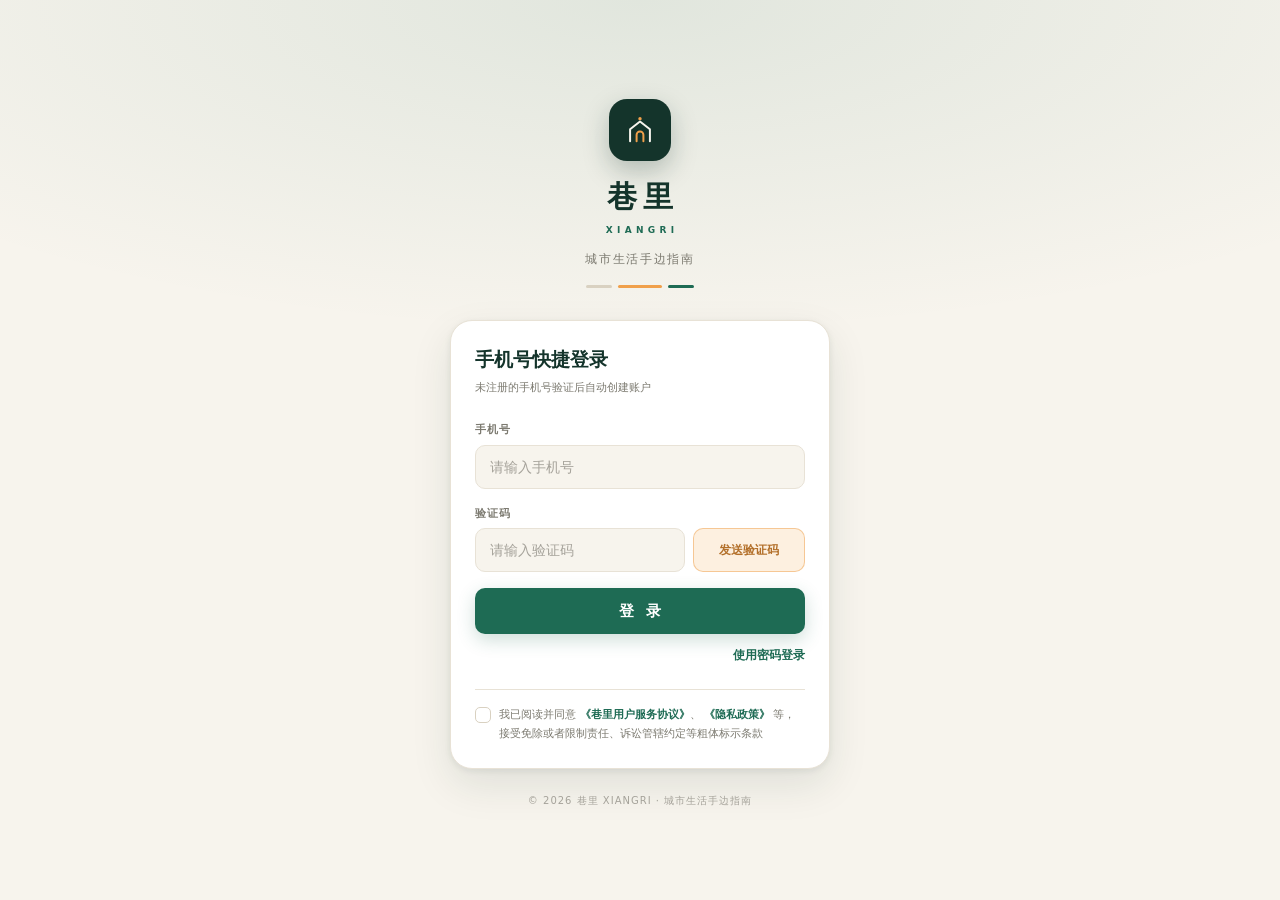
<file: web/login.html>
<!DOCTYPE html>
<html lang="zh-CN">
<head>
  <meta http-equiv="Content-Type" content="text/html; charset=UTF-8">
  <meta name="viewport" content="width=device-width, initial-scale=1, maximum-scale=1, user-scalable=0">
  <title>登录 · 巷里 XIANGRI</title>
  <link rel="stylesheet" href="./css/element.css">
  <link href="./css/main.css" rel="stylesheet">
  <link href="./css/login.css" rel="stylesheet">
</head>
<body>
<div id="app" class="app-login">
  <!-- 品牌区 -->
  <div class="login-brand">
    <div class="lb-mark">
      <svg width="34" height="34" viewBox="0 0 24 24" fill="none">
        <path d="M5 20V11.5L12 6l7 5.5V20" stroke="#F7F4ED" stroke-width="1.4" stroke-linecap="round" stroke-linejoin="round"/>
        <path d="M9.6 20v-4.6a2.4 2.4 0 0 1 4.8 0V20" stroke="#F0A04B" stroke-width="1.4" stroke-linecap="round" stroke-linejoin="round"/>
        <circle cx="12" cy="4" r="1.2" fill="#F0A04B"/>
      </svg>
    </div>
    <h1 class="lb-name">巷里</h1>
    <div class="lb-en">XIANGRI</div>
    <p class="lb-slogan">城市生活手边指南</p>
    <div class="lb-deco">
      <span></span><span></span><span></span>
    </div>
  </div>

  <!-- 登录卡片 -->
  <div class="login-card">
    <div class="lc-title">手机号快捷登录</div>
    <div class="lc-sub">未注册的手机号验证后自动创建账户</div>

    <div class="lc-field">
      <div class="lc-field-label">手机号</div>
      <el-input placeholder="请输入手机号" v-model="form.phone" class="lc-input"></el-input>
    </div>

    <div class="lc-field">
      <div class="lc-field-label">验证码</div>
      <div class="lc-code">
        <el-input placeholder="请输入验证码" v-model="form.code" class="lc-input"></el-input>
        <div class="lc-code-btn" :class="{ 'is-disabled': disabled }" @click="sendCode">{{codeBtnMsg}}</div>
      </div>
    </div>

    <div class="btn btn-primary btn-block lc-submit" @click="login">登 录</div>

    <div class="lc-switch">
      <a href="/login2.html">使用密码登录</a>
    </div>

    <div class="login-radio">
      <div class="lr-check" :class="{ 'is-checked': radio }" @click="radio = radio ? '' : '1'">
        <svg v-if="radio" width="10" height="10" viewBox="0 0 24 24" fill="none" stroke="currentColor" stroke-width="3.4" stroke-linecap="round" stroke-linejoin="round">
          <path d="M5 12.5 10 17l9-10"/>
        </svg>
      </div>
      <div class="lr-text">
        我已阅读并同意
        <a href="javascript:void(0)">《巷里用户服务协议》</a>、
        <a href="javascript:void(0)">《隐私政策》</a>
        等，接受免除或者限制责任、诉讼管辖约定等粗体标示条款
      </div>
    </div>
  </div>

  <div class="login-foot">© 2026 巷里 XIANGRI · 城市生活手边指南</div>
</div>
<script src="./js/vue.js"></script>
<script src="./js/axios.min.js"></script>
<script src="./js/element.js"></script>
<script src="./js/common.js"></script>
<script src="./js/footer.js"></script>
<script>
  const app = new Vue({
    el: "#app",
    data: {
      radio: "",
      disabled: false, // 发送短信按钮
      codeBtnMsg: "发送验证码", // 发送短信按钮提示
      form:{
      }
    },
    methods: {
      login(){
        if(!this.radio){
          this.$message.error("请先确认阅读用户协议！");
          return
        }
        if(!this.form.phone || !this.form.code){
          this.$message.error("手机号和验证码不能为空！");
          return
        }
        axios.post("/user/login", this.form)
        .then(({data}) => {
            if(data){
              // 保存用户信息到session
              sessionStorage.setItem("token", data);
            }
            // 跳转到首页
            location.href = "/index.html"
        })
        .catch(err => this.$message.error(err))
      },
      goBack(){
        history.back();
      },
      sendCode(){
        if (!this.form.phone) {
          this.$message.error("手机号不能为空");
          return;
        }
        // 发送验证码
        axios.post("/user/code?phone="+this.form.phone)
          .then(() => {})
          .catch(err => {
            console.log(err);
            this.$message.error(err)
          });
        // 禁用按钮
        this.disabled = true;
        // 按钮倒计时
        let i = 60;
        this.codeBtnMsg = (i--) + '秒后可重发'
        let taskId = setInterval(() => this.codeBtnMsg = (i--) + '秒后可重发', 1000);
        setTimeout(() => {
          this.disabled = false;
          clearInterval(taskId);
          this.codeBtnMsg = "发送验证码";
        }, 59000)
      }
    }
  })
</script>
</body>
</html>
</file>
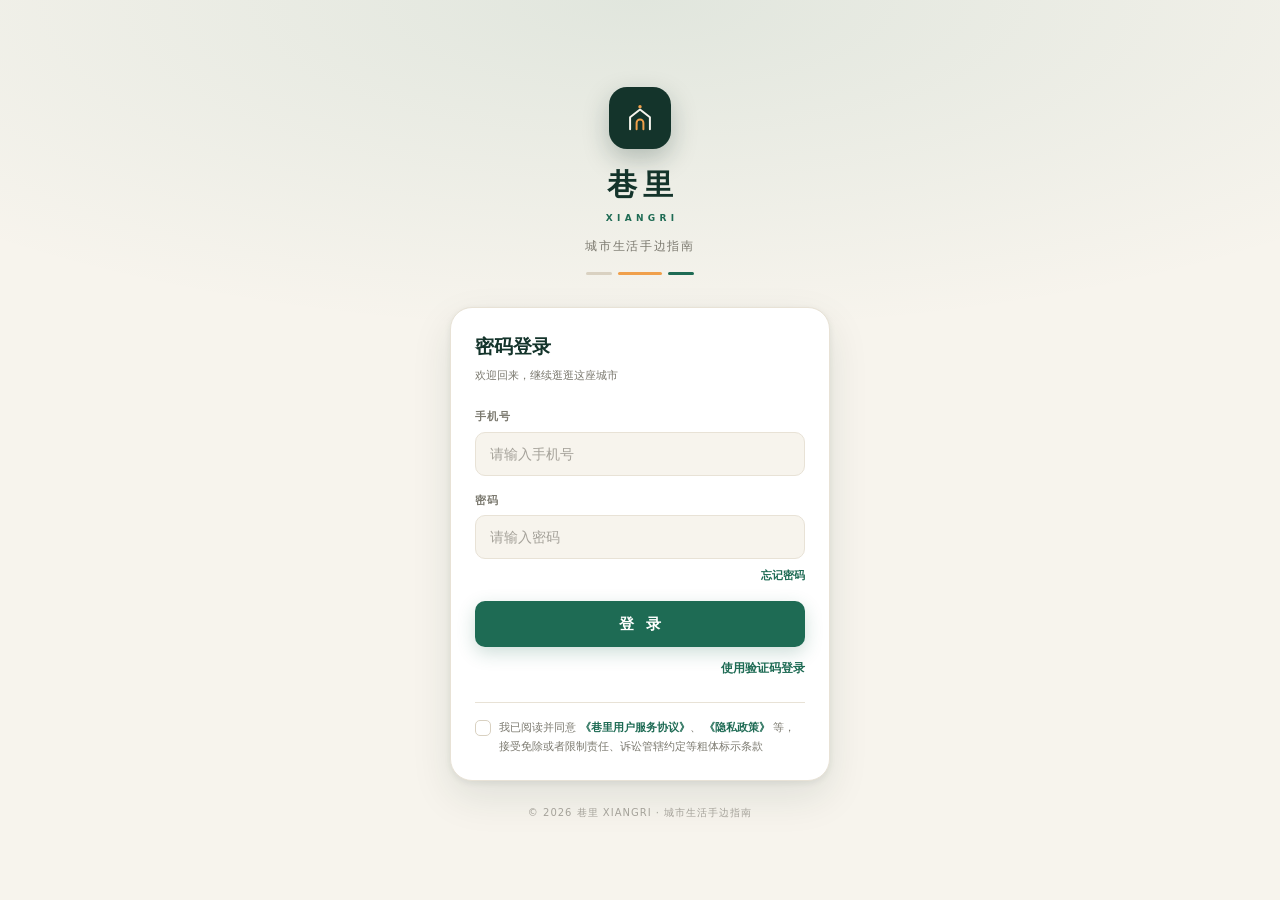
<file: web/login2.html>
<!DOCTYPE html>
<html lang="zh-CN">
<head>
  <meta http-equiv="Content-Type" content="text/html; charset=UTF-8">
  <meta name="viewport" content="width=device-width, initial-scale=1, maximum-scale=1, user-scalable=0">
  <title>密码登录 · 巷里 XIANGRI</title>
  <link rel="stylesheet" href="./css/element.css">
  <link href="./css/main.css" rel="stylesheet">
  <link href="./css/login.css" rel="stylesheet">
</head>
<body>
<div id="app" class="app-login">
  <!-- 品牌区 -->
  <div class="login-brand">
    <div class="lb-mark">
      <svg width="34" height="34" viewBox="0 0 24 24" fill="none">
        <path d="M5 20V11.5L12 6l7 5.5V20" stroke="#F7F4ED" stroke-width="1.4" stroke-linecap="round" stroke-linejoin="round"/>
        <path d="M9.6 20v-4.6a2.4 2.4 0 0 1 4.8 0V20" stroke="#F0A04B" stroke-width="1.4" stroke-linecap="round" stroke-linejoin="round"/>
        <circle cx="12" cy="4" r="1.2" fill="#F0A04B"/>
      </svg>
    </div>
    <h1 class="lb-name">巷里</h1>
    <div class="lb-en">XIANGRI</div>
    <p class="lb-slogan">城市生活手边指南</p>
    <div class="lb-deco">
      <span></span><span></span><span></span>
    </div>
  </div>

  <!-- 登录卡片 -->
  <div class="login-card">
    <div class="lc-title">密码登录</div>
    <div class="lc-sub">欢迎回来，继续逛逛这座城市</div>

    <div class="lc-field">
      <div class="lc-field-label">手机号</div>
      <el-input placeholder="请输入手机号" v-model="form.phone" class="lc-input"></el-input>
    </div>

    <div class="lc-field">
      <div class="lc-field-label">密码</div>
      <el-input placeholder="请输入密码" v-model="form.password" class="lc-input"></el-input>
    </div>

    <div class="lc-forgot"><a href="javascript:void(0)">忘记密码</a></div>

    <div class="btn btn-primary btn-block lc-submit" @click="login">登 录</div>

    <div class="lc-switch">
      <a href="/login.html">使用验证码登录</a>
    </div>

    <div class="login-radio">
      <div class="lr-check" :class="{ 'is-checked': radio }" @click="radio = radio ? '' : '1'">
        <svg v-if="radio" width="10" height="10" viewBox="0 0 24 24" fill="none" stroke="currentColor" stroke-width="3.4" stroke-linecap="round" stroke-linejoin="round">
          <path d="M5 12.5 10 17l9-10"/>
        </svg>
      </div>
      <div class="lr-text">
        我已阅读并同意
        <a href="javascript:void(0)">《巷里用户服务协议》</a>、
        <a href="javascript:void(0)">《隐私政策》</a>
        等，接受免除或者限制责任、诉讼管辖约定等粗体标示条款
      </div>
    </div>
  </div>

  <div class="login-foot">© 2026 巷里 XIANGRI · 城市生活手边指南</div>
</div>
<script src="./js/vue.js"></script>
<script src="./js/axios.min.js"></script>
<script src="./js/element.js"></script>
<script src="./js/common.js"></script>
<script>
  const app = new Vue({
    el: "#app",
    data: {
      radio: "",
      form:{
      }
    },
    methods: {
      login(){
        if(!this.radio){
          this.$message.error("请先确认阅读用户协议！");
          return;
        }
        axios.post("/user/login", this.form)
          .then(({data}) => {
            if(data){
              // 保存用户信息到session
              sessionStorage.setItem("token", data);
            }
            // 跳转到首页
            location.href = "/info.html"
          })
          .catch(err => this.$message.error(err))
      },
      goBack(){
        history.back();
      }
    }
  })
</script>
</body>
</html>
</file>
<file: web/css/element.css>
@charset "UTF-8";.el-pagination--small .arrow.disabled,.el-table .hidden-columns,.el-table td.is-hidden>*,.el-table th.is-hidden>*,.el-table--hidden{visibility:hidden}.el-dropdown .el-dropdown-selfdefine:focus:active,.el-dropdown .el-dropdown-selfdefine:focus:not(.focusing),.el-message__closeBtn:focus,.el-message__content:focus,.el-popover:focus,.el-popover:focus:active,.el-popover__reference:focus:hover,.el-popover__reference:focus:not(.focusing),.el-rate:active,.el-rate:focus,.el-tooltip:focus:hover,.el-tooltip:focus:not(.focusing),.el-upload-list__item.is-success:active,.el-upload-list__item.is-success:not(.focusing):focus{outline-width:0}.el-input__suffix,.el-tree.is-dragging .el-tree-node__content *{pointer-events:none}@font-face{font-family:element-icons;src:url(fonts/element-icons.woff) format("woff"),url(fonts/element-icons.ttf) format("truetype");font-weight:400;font-display:"auto";font-style:normal}[class*=" el-icon-"],[class^=el-icon-]{font-family:element-icons!important;speak:none;font-style:normal;font-weight:400;font-variant:normal;text-transform:none;line-height:1;vertical-align:baseline;display:inline-block;-webkit-font-smoothing:antialiased;-moz-osx-font-smoothing:grayscale}.el-icon-ice-cream-round:before{content:"\e6a0"}.el-icon-ice-cream-square:before{content:"\e6a3"}.el-icon-lollipop:before{content:"\e6a4"}.el-icon-potato-strips:before{content:"\e6a5"}.el-icon-milk-tea:before{content:"\e6a6"}.el-icon-ice-drink:before{content:"\e6a7"}.el-icon-ice-tea:before{content:"\e6a9"}.el-icon-coffee:before{content:"\e6aa"}.el-icon-orange:before{content:"\e6ab"}.el-icon-pear:before{content:"\e6ac"}.el-icon-apple:before{content:"\e6ad"}.el-icon-cherry:before{content:"\e6ae"}.el-icon-watermelon:before{content:"\e6af"}.el-icon-grape:before{content:"\e6b0"}.el-icon-refrigerator:before{content:"\e6b1"}.el-icon-goblet-square-full:before{content:"\e6b2"}.el-icon-goblet-square:before{content:"\e6b3"}.el-icon-goblet-full:before{content:"\e6b4"}.el-icon-goblet:before{content:"\e6b5"}.el-icon-cold-drink:before{content:"\e6b6"}.el-icon-coffee-cup:before{content:"\e6b8"}.el-icon-water-cup:before{content:"\e6b9"}.el-icon-hot-water:before{content:"\e6ba"}.el-icon-ice-cream:before{content:"\e6bb"}.el-icon-dessert:before{content:"\e6bc"}.el-icon-sugar:before{content:"\e6bd"}.el-icon-tableware:before{content:"\e6be"}.el-icon-burger:before{content:"\e6bf"}.el-icon-knife-fork:before{content:"\e6c1"}.el-icon-fork-spoon:before{content:"\e6c2"}.el-icon-chicken:before{content:"\e6c3"}.el-icon-food:before{content:"\e6c4"}.el-icon-dish-1:before{content:"\e6c5"}.el-icon-dish:before{content:"\e6c6"}.el-icon-moon-night:before{content:"\e6ee"}.el-icon-moon:before{content:"\e6f0"}.el-icon-cloudy-and-sunny:before{content:"\e6f1"}.el-icon-partly-cloudy:before{content:"\e6f2"}.el-icon-cloudy:before{content:"\e6f3"}.el-icon-sunny:before{content:"\e6f6"}.el-icon-sunset:before{content:"\e6f7"}.el-icon-sunrise-1:before{content:"\e6f8"}.el-icon-sunrise:before{content:"\e6f9"}.el-icon-heavy-rain:before{content:"\e6fa"}.el-icon-lightning:before{content:"\e6fb"}.el-icon-light-rain:before{content:"\e6fc"}.el-icon-wind-power:before{content:"\e6fd"}.el-icon-baseball:before{content:"\e712"}.el-icon-soccer:before{content:"\e713"}.el-icon-football:before{content:"\e715"}.el-icon-basketball:before{content:"\e716"}.el-icon-ship:before{content:"\e73f"}.el-icon-truck:before{content:"\e740"}.el-icon-bicycle:before{content:"\e741"}.el-icon-mobile-phone:before{content:"\e6d3"}.el-icon-service:before{content:"\e6d4"}.el-icon-key:before{content:"\e6e2"}.el-icon-unlock:before{content:"\e6e4"}.el-icon-lock:before{content:"\e6e5"}.el-icon-watch:before{content:"\e6fe"}.el-icon-watch-1:before{content:"\e6ff"}.el-icon-timer:before{content:"\e702"}.el-icon-alarm-clock:before{content:"\e703"}.el-icon-map-location:before{content:"\e704"}.el-icon-delete-location:before{content:"\e705"}.el-icon-add-location:before{content:"\e706"}.el-icon-location-information:before{content:"\e707"}.el-icon-location-outline:before{content:"\e708"}.el-icon-location:before{content:"\e79e"}.el-icon-place:before{content:"\e709"}.el-icon-discover:before{content:"\e70a"}.el-icon-first-aid-kit:before{content:"\e70b"}.el-icon-trophy-1:before{content:"\e70c"}.el-icon-trophy:before{content:"\e70d"}.el-icon-medal:before{content:"\e70e"}.el-icon-medal-1:before{content:"\e70f"}.el-icon-stopwatch:before{content:"\e710"}.el-icon-mic:before{content:"\e711"}.el-icon-copy-document:before{content:"\e718"}.el-icon-full-screen:before{content:"\e719"}.el-icon-switch-button:before{content:"\e71b"}.el-icon-aim:before{content:"\e71c"}.el-icon-crop:before{content:"\e71d"}.el-icon-odometer:before{content:"\e71e"}.el-icon-time:before{content:"\e71f"}.el-icon-bangzhu:before{content:"\e724"}.el-icon-close-notification:before{content:"\e726"}.el-icon-microphone:before{content:"\e727"}.el-icon-turn-off-microphone:before{content:"\e728"}.el-icon-position:before{content:"\e729"}.el-icon-postcard:before{content:"\e72a"}.el-icon-message:before{content:"\e72b"}.el-icon-chat-line-square:before{content:"\e72d"}.el-icon-chat-dot-square:before{content:"\e72e"}.el-icon-chat-dot-round:before{content:"\e72f"}.el-icon-chat-square:before{content:"\e730"}.el-icon-chat-line-round:before{content:"\e731"}.el-icon-chat-round:before{content:"\e732"}.el-icon-set-up:before{content:"\e733"}.el-icon-turn-off:before{content:"\e734"}.el-icon-open:before{content:"\e735"}.el-icon-connection:before{content:"\e736"}.el-icon-link:before{content:"\e737"}.el-icon-cpu:before{content:"\e738"}.el-icon-thumb:before{content:"\e739"}.el-icon-female:before{content:"\e73a"}.el-icon-male:before{content:"\e73b"}.el-icon-guide:before{content:"\e73c"}.el-icon-news:before{content:"\e73e"}.el-icon-price-tag:before{content:"\e744"}.el-icon-discount:before{content:"\e745"}.el-icon-wallet:before{content:"\e747"}.el-icon-coin:before{content:"\e748"}.el-icon-money:before{content:"\e749"}.el-icon-bank-card:before{content:"\e74a"}.el-icon-box:before{content:"\e74b"}.el-icon-present:before{content:"\e74c"}.el-icon-sell:before{content:"\e6d5"}.el-icon-sold-out:before{content:"\e6d6"}.el-icon-shopping-bag-2:before{content:"\e74d"}.el-icon-shopping-bag-1:before{content:"\e74e"}.el-icon-shopping-cart-2:before{content:"\e74f"}.el-icon-shopping-cart-1:before{content:"\e750"}.el-icon-shopping-cart-full:before{content:"\e751"}.el-icon-smoking:before{content:"\e752"}.el-icon-no-smoking:before{content:"\e753"}.el-icon-house:before{content:"\e754"}.el-icon-table-lamp:before{content:"\e755"}.el-icon-school:before{content:"\e756"}.el-icon-office-building:before{content:"\e757"}.el-icon-toilet-paper:before{content:"\e758"}.el-icon-notebook-2:before{content:"\e759"}.el-icon-notebook-1:before{content:"\e75a"}.el-icon-files:before{content:"\e75b"}.el-icon-collection:before{content:"\e75c"}.el-icon-receiving:before{content:"\e75d"}.el-icon-suitcase-1:before{content:"\e760"}.el-icon-suitcase:before{content:"\e761"}.el-icon-film:before{content:"\e763"}.el-icon-collection-tag:before{content:"\e765"}.el-icon-data-analysis:before{content:"\e766"}.el-icon-pie-chart:before{content:"\e767"}.el-icon-data-board:before{content:"\e768"}.el-icon-data-line:before{content:"\e76d"}.el-icon-reading:before{content:"\e769"}.el-icon-magic-stick:before{content:"\e76a"}.el-icon-coordinate:before{content:"\e76b"}.el-icon-mouse:before{content:"\e76c"}.el-icon-brush:before{content:"\e76e"}.el-icon-headset:before{content:"\e76f"}.el-icon-umbrella:before{content:"\e770"}.el-icon-scissors:before{content:"\e771"}.el-icon-mobile:before{content:"\e773"}.el-icon-attract:before{content:"\e774"}.el-icon-monitor:before{content:"\e775"}.el-icon-search:before{content:"\e778"}.el-icon-takeaway-box:before{content:"\e77a"}.el-icon-paperclip:before{content:"\e77d"}.el-icon-printer:before{content:"\e77e"}.el-icon-document-add:before{content:"\e782"}.el-icon-document:before{content:"\e785"}.el-icon-document-checked:before{content:"\e786"}.el-icon-document-copy:before{content:"\e787"}.el-icon-document-delete:before{content:"\e788"}.el-icon-document-remove:before{content:"\e789"}.el-icon-tickets:before{content:"\e78b"}.el-icon-folder-checked:before{content:"\e77f"}.el-icon-folder-delete:before{content:"\e780"}.el-icon-folder-remove:before{content:"\e781"}.el-icon-folder-add:before{content:"\e783"}.el-icon-folder-opened:before{content:"\e784"}.el-icon-folder:before{content:"\e78a"}.el-icon-edit-outline:before{content:"\e764"}.el-icon-edit:before{content:"\e78c"}.el-icon-date:before{content:"\e78e"}.el-icon-c-scale-to-original:before{content:"\e7c6"}.el-icon-view:before{content:"\e6ce"}.el-icon-loading:before{content:"\e6cf"}.el-icon-rank:before{content:"\e6d1"}.el-icon-sort-down:before{content:"\e7c4"}.el-icon-sort-up:before{content:"\e7c5"}.el-icon-sort:before{content:"\e6d2"}.el-icon-finished:before{content:"\e6cd"}.el-icon-refresh-left:before{content:"\e6c7"}.el-icon-refresh-right:before{content:"\e6c8"}.el-icon-refresh:before{content:"\e6d0"}.el-icon-video-play:before{content:"\e7c0"}.el-icon-video-pause:before{content:"\e7c1"}.el-icon-d-arrow-right:before{content:"\e6dc"}.el-icon-d-arrow-left:before{content:"\e6dd"}.el-icon-arrow-up:before{content:"\e6e1"}.el-icon-arrow-down:before{content:"\e6df"}.el-icon-arrow-right:before{content:"\e6e0"}.el-icon-arrow-left:before{content:"\e6de"}.el-icon-top-right:before{content:"\e6e7"}.el-icon-top-left:before{content:"\e6e8"}.el-icon-top:before{content:"\e6e6"}.el-icon-bottom:before{content:"\e6eb"}.el-icon-right:before{content:"\e6e9"}.el-icon-back:before{content:"\e6ea"}.el-icon-bottom-right:before{content:"\e6ec"}.el-icon-bottom-left:before{content:"\e6ed"}.el-icon-caret-top:before{content:"\e78f"}.el-icon-caret-bottom:before{content:"\e790"}.el-icon-caret-right:before{content:"\e791"}.el-icon-caret-left:before{content:"\e792"}.el-icon-d-caret:before{content:"\e79a"}.el-icon-share:before{content:"\e793"}.el-icon-menu:before{content:"\e798"}.el-icon-s-grid:before{content:"\e7a6"}.el-icon-s-check:before{content:"\e7a7"}.el-icon-s-data:before{content:"\e7a8"}.el-icon-s-opportunity:before{content:"\e7aa"}.el-icon-s-custom:before{content:"\e7ab"}.el-icon-s-claim:before{content:"\e7ad"}.el-icon-s-finance:before{content:"\e7ae"}.el-icon-s-comment:before{content:"\e7af"}.el-icon-s-flag:before{content:"\e7b0"}.el-icon-s-marketing:before{content:"\e7b1"}.el-icon-s-shop:before{content:"\e7b4"}.el-icon-s-open:before{content:"\e7b5"}.el-icon-s-management:before{content:"\e7b6"}.el-icon-s-ticket:before{content:"\e7b7"}.el-icon-s-release:before{content:"\e7b8"}.el-icon-s-home:before{content:"\e7b9"}.el-icon-s-promotion:before{content:"\e7ba"}.el-icon-s-operation:before{content:"\e7bb"}.el-icon-s-unfold:before{content:"\e7bc"}.el-icon-s-fold:before{content:"\e7a9"}.el-icon-s-platform:before{content:"\e7bd"}.el-icon-s-order:before{content:"\e7be"}.el-icon-s-cooperation:before{content:"\e7bf"}.el-icon-bell:before{content:"\e725"}.el-icon-message-solid:before{content:"\e799"}.el-icon-video-camera:before{content:"\e772"}.el-icon-video-camera-solid:before{content:"\e796"}.el-icon-camera:before{content:"\e779"}.el-icon-camera-solid:before{content:"\e79b"}.el-icon-download:before{content:"\e77c"}.el-icon-upload2:before{content:"\e77b"}.el-icon-upload:before{content:"\e7c3"}.el-icon-picture-outline-round:before{content:"\e75f"}.el-icon-picture-outline:before{content:"\e75e"}.el-icon-picture:before{content:"\e79f"}.el-icon-close:before{content:"\e6db"}.el-icon-check:before{content:"\e6da"}.el-icon-plus:before{content:"\e6d9"}.el-icon-minus:before{content:"\e6d8"}.el-icon-help:before{content:"\e73d"}.el-icon-s-help:before{content:"\e7b3"}.el-icon-circle-close:before{content:"\e78d"}.el-icon-circle-check:before{content:"\e720"}.el-icon-circle-plus-outline:before{content:"\e723"}.el-icon-remove-outline:before{content:"\e722"}.el-icon-zoom-out:before{content:"\e776"}.el-icon-zoom-in:before{content:"\e777"}.el-icon-error:before{content:"\e79d"}.el-icon-success:before{content:"\e79c"}.el-icon-circle-plus:before{content:"\e7a0"}.el-icon-remove:before{content:"\e7a2"}.el-icon-info:before{content:"\e7a1"}.el-icon-question:before{content:"\e7a4"}.el-icon-warning-outline:before{content:"\e6c9"}.el-icon-warning:before{content:"\e7a3"}.el-icon-goods:before{content:"\e7c2"}.el-icon-s-goods:before{content:"\e7b2"}.el-icon-star-off:before{content:"\e717"}.el-icon-star-on:before{content:"\e797"}.el-icon-more-outline:before{content:"\e6cc"}.el-icon-more:before{content:"\e794"}.el-icon-phone-outline:before{content:"\e6cb"}.el-icon-phone:before{content:"\e795"}.el-icon-user:before{content:"\e6e3"}.el-icon-user-solid:before{content:"\e7a5"}.el-icon-setting:before{content:"\e6ca"}.el-icon-s-tools:before{content:"\e7ac"}.el-icon-delete:before{content:"\e6d7"}.el-icon-delete-solid:before{content:"\e7c9"}.el-icon-eleme:before{content:"\e7c7"}.el-icon-platform-eleme:before{content:"\e7ca"}.el-icon-loading{-webkit-animation:rotating 2s linear infinite;animation:rotating 2s linear infinite}.el-icon--right{margin-left:5px}.el-icon--left{margin-right:5px}@-webkit-keyframes rotating{0%{-webkit-transform:rotateZ(0);transform:rotateZ(0)}100%{-webkit-transform:rotateZ(360deg);transform:rotateZ(360deg)}}@keyframes rotating{0%{-webkit-transform:rotateZ(0);transform:rotateZ(0)}100%{-webkit-transform:rotateZ(360deg);transform:rotateZ(360deg)}}.el-pagination{white-space:nowrap;padding:2px 5px;color:#303133;font-weight:700}.el-pagination::after,.el-pagination::before{display:table;content:""}.el-pagination::after{clear:both}.el-pagination button,.el-pagination span:not([class*=suffix]){display:inline-block;font-size:13px;min-width:35.5px;height:28px;line-height:28px;vertical-align:top;-webkit-box-sizing:border-box;box-sizing:border-box}.el-pagination .el-input__inner{text-align:center;-moz-appearance:textfield;line-height:normal}.el-pagination .el-input__suffix{right:0;-webkit-transform:scale(.8);transform:scale(.8)}.el-pagination .el-select .el-input{width:100px;margin:0 5px}.el-pagination .el-select .el-input .el-input__inner{padding-right:25px;border-radius:3px}.el-pagination button{border:none;padding:0 6px;background:0 0}.el-pagination button:focus{outline:0}.el-pagination button:hover{color:#FF6633}.el-pagination button:disabled{color:#C0C4CC;background-color:#FFF;cursor:not-allowed}.el-pagination .btn-next,.el-pagination .btn-prev{background:center center no-repeat #FFF;background-size:16px;cursor:pointer;margin:0;color:#303133}.el-pagination .btn-next .el-icon,.el-pagination .btn-prev .el-icon{display:block;font-size:12px;font-weight:700}.el-pagination .btn-prev{padding-right:12px}.el-pagination .btn-next{padding-left:12px}.el-pagination .el-pager li.disabled{color:#C0C4CC;cursor:not-allowed}.el-pager li,.el-pager li.btn-quicknext:hover,.el-pager li.btn-quickprev:hover{cursor:pointer}.el-pagination--small .btn-next,.el-pagination--small .btn-prev,.el-pagination--small .el-pager li,.el-pagination--small .el-pager li.btn-quicknext,.el-pagination--small .el-pager li.btn-quickprev,.el-pagination--small .el-pager li:last-child{border-color:transparent;font-size:12px;line-height:22px;height:22px;min-width:22px}.el-pagination--small .more::before,.el-pagination--small li.more::before{line-height:24px}.el-pagination--small button,.el-pagination--small span:not([class*=suffix]){height:22px;line-height:22px}.el-pagination--small .el-pagination__editor,.el-pagination--small .el-pagination__editor.el-input .el-input__inner{height:22px}.el-pagination__sizes{margin:0 10px 0 0;font-weight:400;color:#606266}.el-pagination__sizes .el-input .el-input__inner{font-size:13px;padding-left:8px}.el-pagination__sizes .el-input .el-input__inner:hover{border-color:#FF6633}.el-pagination__total{margin-right:10px;font-weight:400;color:#606266}.el-pagination__jump{margin-left:24px;font-weight:400;color:#606266}.el-pagination__jump .el-input__inner{padding:0 3px}.el-pagination__rightwrapper{float:right}.el-pagination__editor{line-height:18px;padding:0 2px;height:28px;text-align:center;margin:0 2px;-webkit-box-sizing:border-box;box-sizing:border-box;border-radius:3px}.el-pager,.el-pagination.is-background .btn-next,.el-pagination.is-background .btn-prev{padding:0}.el-pagination__editor.el-input{width:50px}.el-pagination__editor.el-input .el-input__inner{height:28px}.el-pagination__editor .el-input__inner::-webkit-inner-spin-button,.el-pagination__editor .el-input__inner::-webkit-outer-spin-button{-webkit-appearance:none;margin:0}.el-pagination.is-background .btn-next,.el-pagination.is-background .btn-prev,.el-pagination.is-background .el-pager li{margin:0 5px;background-color:#f4f4f5;color:#606266;min-width:30px;border-radius:2px}.el-pagination.is-background .btn-next.disabled,.el-pagination.is-background .btn-next:disabled,.el-pagination.is-background .btn-prev.disabled,.el-pagination.is-background .btn-prev:disabled,.el-pagination.is-background .el-pager li.disabled{color:#C0C4CC}.el-pagination.is-background .el-pager li:not(.disabled):hover{color:#FF6633}.el-pagination.is-background .el-pager li:not(.disabled).active{background-color:#FF6633;color:#FFF}.el-dialog,.el-pager li{background:#FFF;-webkit-box-sizing:border-box}.el-pagination.is-background.el-pagination--small .btn-next,.el-pagination.is-background.el-pagination--small .btn-prev,.el-pagination.is-background.el-pagination--small .el-pager li{margin:0 3px;min-width:22px}.el-pager,.el-pager li{vertical-align:top;margin:0;display:inline-block}.el-pager{-webkit-user-select:none;-moz-user-select:none;-ms-user-select:none;user-select:none;list-style:none;font-size:0}.el-date-table,.el-table th{-webkit-user-select:none;-moz-user-select:none}.el-pager .more::before{line-height:30px}.el-pager li{padding:0 4px;font-size:13px;min-width:35.5px;height:28px;line-height:28px;box-sizing:border-box;text-align:center}.el-menu--collapse .el-menu .el-submenu,.el-menu--popup{min-width:200px}.el-pager li.btn-quicknext,.el-pager li.btn-quickprev{line-height:28px;color:#303133}.el-pager li.btn-quicknext.disabled,.el-pager li.btn-quickprev.disabled{color:#C0C4CC}.el-pager li.active+li{border-left:0}.el-pager li:hover{color:#FF6633}.el-pager li.active{color:#FF6633;cursor:default}@-webkit-keyframes v-modal-in{0%{opacity:0}}@-webkit-keyframes v-modal-out{100%{opacity:0}}.el-dialog{position:relative;margin:0 auto 50px;border-radius:2px;-webkit-box-shadow:0 1px 3px rgba(0,0,0,.3);box-shadow:0 1px 3px rgba(0,0,0,.3);box-sizing:border-box;width:50%}.el-dialog.is-fullscreen{width:100%;margin-top:0;margin-bottom:0;height:100%;overflow:auto}.el-dialog__wrapper{position:fixed;top:0;right:0;bottom:0;left:0;overflow:auto;margin:0}.el-dialog__header{padding:20px 20px 10px}.el-dialog__headerbtn{position:absolute;top:20px;right:20px;padding:0;background:0 0;border:none;outline:0;cursor:pointer;font-size:16px}.el-dialog__headerbtn .el-dialog__close{color:#909399}.el-dialog__headerbtn:focus .el-dialog__close,.el-dialog__headerbtn:hover .el-dialog__close{color:#FF6633}.el-dialog__title{line-height:24px;font-size:18px;color:#303133}.el-dialog__body{padding:30px 20px;color:#606266;font-size:14px;word-break:break-all}.el-dialog__footer{padding:10px 20px 20px;text-align:right;-webkit-box-sizing:border-box;box-sizing:border-box}.el-dialog--center{text-align:center}.el-dialog--center .el-dialog__body{text-align:initial;padding:25px 25px 30px}.el-dialog--center .el-dialog__footer{text-align:inherit}.dialog-fade-enter-active{-webkit-animation:dialog-fade-in .3s;animation:dialog-fade-in .3s}.dialog-fade-leave-active{-webkit-animation:dialog-fade-out .3s;animation:dialog-fade-out .3s}@-webkit-keyframes dialog-fade-in{0%{-webkit-transform:translate3d(0,-20px,0);transform:translate3d(0,-20px,0);opacity:0}100%{-webkit-transform:translate3d(0,0,0);transform:translate3d(0,0,0);opacity:1}}@keyframes dialog-fade-in{0%{-webkit-transform:translate3d(0,-20px,0);transform:translate3d(0,-20px,0);opacity:0}100%{-webkit-transform:translate3d(0,0,0);transform:translate3d(0,0,0);opacity:1}}@-webkit-keyframes dialog-fade-out{0%{-webkit-transform:translate3d(0,0,0);transform:translate3d(0,0,0);opacity:1}100%{-webkit-transform:translate3d(0,-20px,0);transform:translate3d(0,-20px,0);opacity:0}}@keyframes dialog-fade-out{0%{-webkit-transform:translate3d(0,0,0);transform:translate3d(0,0,0);opacity:1}100%{-webkit-transform:translate3d(0,-20px,0);transform:translate3d(0,-20px,0);opacity:0}}.el-autocomplete{position:relative;display:inline-block}.el-autocomplete-suggestion{margin:5px 0;-webkit-box-shadow:0 2px 12px 0 rgba(0,0,0,.1);box-shadow:0 2px 12px 0 rgba(0,0,0,.1);border-radius:4px;border:1px solid #E4E7ED;-webkit-box-sizing:border-box;box-sizing:border-box;background-color:#FFF}.el-dropdown-menu,.el-menu--collapse .el-submenu .el-menu{z-index:10;-webkit-box-shadow:0 2px 12px 0 rgba(0,0,0,.1)}.el-autocomplete-suggestion__wrap{max-height:280px;padding:10px 0;-webkit-box-sizing:border-box;box-sizing:border-box}.el-autocomplete-suggestion__list{margin:0;padding:0}.el-autocomplete-suggestion li{padding:0 20px;margin:0;line-height:34px;cursor:pointer;color:#606266;font-size:14px;list-style:none;white-space:nowrap;overflow:hidden;text-overflow:ellipsis}.el-autocomplete-suggestion li.highlighted,.el-autocomplete-suggestion li:hover{background-color:#F5F7FA}.el-autocomplete-suggestion li.divider{margin-top:6px;border-top:1px solid #000}.el-autocomplete-suggestion li.divider:last-child{margin-bottom:-6px}.el-autocomplete-suggestion.is-loading li{text-align:center;height:100px;line-height:100px;font-size:20px;color:#999}.el-autocomplete-suggestion.is-loading li::after{display:inline-block;content:"";height:100%;vertical-align:middle}.el-autocomplete-suggestion.is-loading li:hover{background-color:#FFF}.el-autocomplete-suggestion.is-loading .el-icon-loading{vertical-align:middle}.el-dropdown{display:inline-block;position:relative;color:#606266;font-size:14px}.el-dropdown .el-button-group{display:block}.el-dropdown .el-button-group .el-button{float:none}.el-dropdown .el-dropdown__caret-button{padding-left:5px;padding-right:5px;position:relative;border-left:none}.el-dropdown .el-dropdown__caret-button::before{content:'';position:absolute;display:block;width:1px;top:5px;bottom:5px;left:0;background:rgba(255,255,255,.5)}.el-dropdown .el-dropdown__caret-button.el-button--default::before{background:rgba(220,223,230,.5)}.el-dropdown .el-dropdown__caret-button:hover::before{top:0;bottom:0}.el-dropdown .el-dropdown__caret-button .el-dropdown__icon{padding-left:0}.el-dropdown__icon{font-size:12px;margin:0 3px}.el-dropdown-menu{position:absolute;top:0;left:0;padding:10px 0;margin:5px 0;background-color:#FFF;border:1px solid #EBEEF5;border-radius:4px;box-shadow:0 2px 12px 0 rgba(0,0,0,.1)}.el-dropdown-menu__item{list-style:none;line-height:36px;padding:0 20px;margin:0;font-size:14px;color:#606266;cursor:pointer;outline:0}.el-dropdown-menu__item:focus,.el-dropdown-menu__item:not(.is-disabled):hover{background-color:#ecf5ff;color:#66b1ff}.el-dropdown-menu__item i{margin-right:5px}.el-dropdown-menu__item--divided{position:relative;margin-top:6px;border-top:1px solid #EBEEF5}.el-dropdown-menu__item--divided:before{content:'';height:6px;display:block;margin:0 -20px;background-color:#FFF}.el-dropdown-menu__item.is-disabled{cursor:default;color:#bbb;pointer-events:none}.el-dropdown-menu--medium{padding:6px 0}.el-dropdown-menu--medium .el-dropdown-menu__item{line-height:30px;padding:0 17px;font-size:14px}.el-dropdown-menu--medium .el-dropdown-menu__item.el-dropdown-menu__item--divided{margin-top:6px}.el-dropdown-menu--medium .el-dropdown-menu__item.el-dropdown-menu__item--divided:before{height:6px;margin:0 -17px}.el-dropdown-menu--small{padding:6px 0}.el-dropdown-menu--small .el-dropdown-menu__item{line-height:27px;padding:0 15px;font-size:13px}.el-dropdown-menu--small .el-dropdown-menu__item.el-dropdown-menu__item--divided{margin-top:4px}.el-dropdown-menu--small .el-dropdown-menu__item.el-dropdown-menu__item--divided:before{height:4px;margin:0 -15px}.el-dropdown-menu--mini{padding:3px 0}.el-dropdown-menu--mini .el-dropdown-menu__item{line-height:24px;padding:0 10px;font-size:12px}.el-dropdown-menu--mini .el-dropdown-menu__item.el-dropdown-menu__item--divided{margin-top:3px}.el-dropdown-menu--mini .el-dropdown-menu__item.el-dropdown-menu__item--divided:before{height:3px;margin:0 -10px}.el-menu{border-right:solid 1px #e6e6e6;list-style:none;position:relative;margin:0;padding-left:0;background-color:#FFF}.el-menu--horizontal>.el-menu-item:not(.is-disabled):focus,.el-menu--horizontal>.el-menu-item:not(.is-disabled):hover,.el-menu--horizontal>.el-submenu .el-submenu__title:hover{background-color:#fff}.el-menu::after,.el-menu::before{display:table;content:""}.el-menu::after{clear:both}.el-menu.el-menu--horizontal{border-bottom:solid 1px #e6e6e6}.el-menu--horizontal{border-right:none}.el-menu--horizontal>.el-menu-item{float:left;height:60px;line-height:60px;margin:0;border-bottom:2px solid transparent;color:#909399}.el-menu--horizontal>.el-menu-item a,.el-menu--horizontal>.el-menu-item a:hover{color:inherit}.el-menu--horizontal>.el-submenu{float:left}.el-menu--horizontal>.el-submenu:focus,.el-menu--horizontal>.el-submenu:hover{outline:0}.el-menu--horizontal>.el-submenu:focus .el-submenu__title,.el-menu--horizontal>.el-submenu:hover .el-submenu__title{color:#303133}.el-menu--horizontal>.el-submenu.is-active .el-submenu__title{border-bottom:2px solid #FF6633;color:#303133}.el-menu--horizontal>.el-submenu .el-submenu__title{height:60px;line-height:60px;border-bottom:2px solid transparent;color:#909399}.el-menu--horizontal>.el-submenu .el-submenu__icon-arrow{position:static;vertical-align:middle;margin-left:8px;margin-top:-3px}.el-menu--horizontal .el-menu .el-menu-item,.el-menu--horizontal .el-menu .el-submenu__title{background-color:#FFF;float:none;height:36px;line-height:36px;padding:0 10px;color:#909399}.el-menu--horizontal .el-menu .el-menu-item.is-active,.el-menu--horizontal .el-menu .el-submenu.is-active>.el-submenu__title{color:#303133}.el-menu--horizontal .el-menu-item:not(.is-disabled):focus,.el-menu--horizontal .el-menu-item:not(.is-disabled):hover{outline:0;color:#303133}.el-menu--horizontal>.el-menu-item.is-active{border-bottom:2px solid #FF6633;color:#303133}.el-menu--collapse{width:64px}.el-menu--collapse>.el-menu-item [class^=el-icon-],.el-menu--collapse>.el-submenu>.el-submenu__title [class^=el-icon-]{margin:0;vertical-align:middle;width:24px;text-align:center}.el-menu--collapse>.el-menu-item .el-submenu__icon-arrow,.el-menu--collapse>.el-submenu>.el-submenu__title .el-submenu__icon-arrow{display:none}.el-menu--collapse>.el-menu-item span,.el-menu--collapse>.el-submenu>.el-submenu__title span{height:0;width:0;overflow:hidden;visibility:hidden;display:inline-block}.el-menu--collapse>.el-menu-item.is-active i{color:inherit}.el-menu--collapse .el-submenu{position:relative}.el-menu--collapse .el-submenu .el-menu{position:absolute;margin-left:5px;top:0;left:100%;border:1px solid #E4E7ED;border-radius:2px;box-shadow:0 2px 12px 0 rgba(0,0,0,.1)}.el-menu-item,.el-submenu__title{height:56px;line-height:56px;position:relative;-webkit-box-sizing:border-box;white-space:nowrap;list-style:none}.el-menu--collapse .el-submenu.is-opened>.el-submenu__title .el-submenu__icon-arrow{-webkit-transform:none;transform:none}.el-menu--popup{z-index:100;border:none;padding:5px 0;border-radius:2px;-webkit-box-shadow:0 2px 12px 0 rgba(0,0,0,.1);box-shadow:0 2px 12px 0 rgba(0,0,0,.1)}.el-menu--popup-bottom-start{margin-top:5px}.el-menu--popup-right-start{margin-left:5px;margin-right:5px}.el-menu-item{font-size:14px;color:#303133;padding:0 20px;cursor:pointer;-webkit-transition:border-color .3s,background-color .3s,color .3s;transition:border-color .3s,background-color .3s,color .3s;box-sizing:border-box}.el-menu-item *{vertical-align:middle}.el-menu-item i{color:#909399}.el-menu-item:focus,.el-menu-item:hover{outline:0;background-color:#ecf5ff}.el-menu-item.is-disabled{opacity:.25;cursor:not-allowed;background:0 0!important}.el-menu-item [class^=el-icon-]{margin-right:5px;width:24px;text-align:center;font-size:18px;vertical-align:middle}.el-menu-item.is-active{color:#FF6633}.el-menu-item.is-active i{color:inherit}.el-submenu{list-style:none;margin:0;padding-left:0}.el-submenu__title{font-size:14px;color:#303133;padding:0 20px;cursor:pointer;-webkit-transition:border-color .3s,background-color .3s,color .3s;transition:border-color .3s,background-color .3s,color .3s;box-sizing:border-box}.el-submenu__title *{vertical-align:middle}.el-submenu__title i{color:#909399}.el-submenu__title:focus,.el-submenu__title:hover{outline:0;background-color:#ecf5ff}.el-submenu__title.is-disabled{opacity:.25;cursor:not-allowed;background:0 0!important}.el-submenu__title:hover{background-color:#ecf5ff}.el-submenu .el-menu{border:none}.el-submenu .el-menu-item{height:50px;line-height:50px;padding:0 45px;min-width:200px}.el-submenu__icon-arrow{position:absolute;top:50%;right:20px;margin-top:-7px;-webkit-transition:-webkit-transform .3s;transition:-webkit-transform .3s;transition:transform .3s;transition:transform .3s,-webkit-transform .3s;font-size:12px}.el-submenu.is-active .el-submenu__title{border-bottom-color:#FF6633}.el-submenu.is-opened>.el-submenu__title .el-submenu__icon-arrow{-webkit-transform:rotateZ(180deg);transform:rotateZ(180deg)}.el-submenu.is-disabled .el-menu-item,.el-submenu.is-disabled .el-submenu__title{opacity:.25;cursor:not-allowed;background:0 0!important}.el-submenu [class^=el-icon-]{vertical-align:middle;margin-right:5px;width:24px;text-align:center;font-size:18px}.el-menu-item-group>ul{padding:0}.el-menu-item-group__title{padding:7px 0 7px 20px;line-height:normal;font-size:12px;color:#909399}.el-radio-button__inner,.el-radio-group{display:inline-block;line-height:1;vertical-align:middle}.horizontal-collapse-transition .el-submenu__title .el-submenu__icon-arrow{-webkit-transition:.2s;transition:.2s;opacity:0}.el-radio-group{font-size:0}.el-radio-button{position:relative;display:inline-block;outline:0}.el-radio-button__inner{white-space:nowrap;background:#FFF;border:1px solid #DCDFE6;font-weight:500;border-left:0;color:#606266;-webkit-appearance:none;text-align:center;-webkit-box-sizing:border-box;box-sizing:border-box;outline:0;margin:0;position:relative;cursor:pointer;-webkit-transition:all .3s cubic-bezier(.645,.045,.355,1);transition:all .3s cubic-bezier(.645,.045,.355,1);padding:12px 20px;font-size:14px;border-radius:0}.el-radio-button__inner.is-round{padding:12px 20px}.el-radio-button__inner:hover{color:#FF6633}.el-radio-button__inner [class*=el-icon-]{line-height:.9}.el-radio-button__inner [class*=el-icon-]+span{margin-left:5px}.el-radio-button:first-child .el-radio-button__inner{border-left:1px solid #DCDFE6;border-radius:4px 0 0 4px;-webkit-box-shadow:none!important;box-shadow:none!important}.el-radio-button__orig-radio{opacity:0;outline:0;position:absolute;z-index:-1}.el-radio-button__orig-radio:checked+.el-radio-button__inner{color:#FFF;background-color:#FF6633;border-color:#FF6633;-webkit-box-shadow:-1px 0 0 0 #FF6633;box-shadow:-1px 0 0 0 #FF6633}.el-radio-button__orig-radio:disabled+.el-radio-button__inner{color:#C0C4CC;cursor:not-allowed;background-image:none;background-color:#FFF;border-color:#EBEEF5;-webkit-box-shadow:none;box-shadow:none}.el-radio-button__orig-radio:disabled:checked+.el-radio-button__inner{background-color:#F2F6FC}.el-radio-button:last-child .el-radio-button__inner{border-radius:0 4px 4px 0}.el-popover,.el-radio-button:first-child:last-child .el-radio-button__inner{border-radius:4px}.el-radio-button--medium .el-radio-button__inner{padding:10px 20px;font-size:14px;border-radius:0}.el-radio-button--medium .el-radio-button__inner.is-round{padding:10px 20px}.el-radio-button--small .el-radio-button__inner{padding:9px 15px;font-size:12px;border-radius:0}.el-radio-button--small .el-radio-button__inner.is-round{padding:9px 15px}.el-radio-button--mini .el-radio-button__inner{padding:7px 15px;font-size:12px;border-radius:0}.el-radio-button--mini .el-radio-button__inner.is-round{padding:7px 15px}.el-radio-button:focus:not(.is-focus):not(:active):not(.is-disabled){-webkit-box-shadow:0 0 2px 2px #FF6633;box-shadow:0 0 2px 2px #FF6633}.el-switch{display:-webkit-inline-box;display:-ms-inline-flexbox;display:inline-flex;-webkit-box-align:center;-ms-flex-align:center;align-items:center;position:relative;font-size:14px;line-height:20px;height:20px;vertical-align:middle}.el-switch__core,.el-switch__label{display:inline-block;cursor:pointer}.el-switch.is-disabled .el-switch__core,.el-switch.is-disabled .el-switch__label{cursor:not-allowed}.el-switch__label{-webkit-transition:.2s;transition:.2s;height:20px;font-size:14px;font-weight:500;vertical-align:middle;color:#303133}.el-switch__label.is-active{color:#FF6633}.el-switch__label--left{margin-right:10px}.el-switch__label--right{margin-left:10px}.el-switch__label *{line-height:1;font-size:14px;display:inline-block}.el-switch__input{position:absolute;width:0;height:0;opacity:0;margin:0}.el-switch__core{margin:0;position:relative;width:40px;height:20px;border:1px solid #DCDFE6;outline:0;border-radius:10px;-webkit-box-sizing:border-box;box-sizing:border-box;background:#DCDFE6;-webkit-transition:border-color .3s,background-color .3s;transition:border-color .3s,background-color .3s;vertical-align:middle}.el-switch__core:after{content:"";position:absolute;top:1px;left:1px;border-radius:100%;-webkit-transition:all .3s;transition:all .3s;width:16px;height:16px;background-color:#FFF}.el-switch.is-checked .el-switch__core{border-color:#FF6633;background-color:#FF6633}.el-switch.is-checked .el-switch__core::after{left:100%;margin-left:-17px}.el-switch.is-disabled{opacity:.6}.el-switch--wide .el-switch__label.el-switch__label--left span{left:10px}.el-switch--wide .el-switch__label.el-switch__label--right span{right:10px}.el-switch .label-fade-enter,.el-switch .label-fade-leave-active{opacity:0}.el-select-dropdown{position:absolute;z-index:1001;border:1px solid #E4E7ED;border-radius:4px;background-color:#FFF;-webkit-box-shadow:0 2px 12px 0 rgba(0,0,0,.1);box-shadow:0 2px 12px 0 rgba(0,0,0,.1);-webkit-box-sizing:border-box;box-sizing:border-box;margin:5px 0}.el-select-dropdown.is-multiple .el-select-dropdown__item.selected{color:#FF6633;background-color:#FFF}.el-select-dropdown.is-multiple .el-select-dropdown__item.selected.hover{background-color:#F5F7FA}.el-select-dropdown.is-multiple .el-select-dropdown__item.selected::after{position:absolute;right:20px;font-family:element-icons;content:"\e6da";font-size:12px;font-weight:700;-webkit-font-smoothing:antialiased;-moz-osx-font-smoothing:grayscale}.el-select-dropdown .el-scrollbar.is-empty .el-select-dropdown__list{padding:0}.el-select-dropdown__empty{padding:10px 0;margin:0;text-align:center;color:#999;font-size:14px}.el-select-dropdown__wrap{max-height:274px}.el-select-dropdown__list{list-style:none;padding:6px 0;margin:0;-webkit-box-sizing:border-box;box-sizing:border-box}.el-select-dropdown__item{font-size:14px;padding:0 20px;position:relative;white-space:nowrap;overflow:hidden;text-overflow:ellipsis;color:#606266;height:34px;line-height:34px;-webkit-box-sizing:border-box;box-sizing:border-box;cursor:pointer}.el-select-dropdown__item.is-disabled{color:#C0C4CC;cursor:not-allowed}.el-select-dropdown__item.is-disabled:hover{background-color:#FFF}.el-select-dropdown__item.hover,.el-select-dropdown__item:hover{background-color:#F5F7FA}.el-select-dropdown__item.selected{color:#FF6633;font-weight:700}.el-select-group{margin:0;padding:0}.el-select-group__wrap{position:relative;list-style:none;margin:0;padding:0}.el-select-group__wrap:not(:last-of-type){padding-bottom:24px}.el-select-group__wrap:not(:last-of-type)::after{content:'';position:absolute;display:block;left:20px;right:20px;bottom:12px;height:1px;background:#E4E7ED}.el-select-group__title{padding-left:20px;font-size:12px;color:#909399;line-height:30px}.el-select-group .el-select-dropdown__item{padding-left:20px}.el-select{display:inline-block;position:relative}.el-select .el-select__tags>span{display:contents}.el-select:hover .el-input__inner{border-color:#C0C4CC}.el-select .el-input__inner{cursor:pointer;padding-right:35px}.el-select .el-input__inner:focus{border-color:#FF6633}.el-select .el-input .el-select__caret{color:#C0C4CC;font-size:14px;-webkit-transition:-webkit-transform .3s;transition:-webkit-transform .3s;transition:transform .3s;transition:transform .3s,-webkit-transform .3s;-webkit-transform:rotateZ(180deg);transform:rotateZ(180deg);cursor:pointer}.el-select .el-input .el-select__caret.is-reverse{-webkit-transform:rotateZ(0);transform:rotateZ(0)}.el-select .el-input .el-select__caret.is-show-close{font-size:14px;text-align:center;-webkit-transform:rotateZ(180deg);transform:rotateZ(180deg);border-radius:100%;color:#C0C4CC;-webkit-transition:color .2s cubic-bezier(.645,.045,.355,1);transition:color .2s cubic-bezier(.645,.045,.355,1)}.el-select .el-input .el-select__caret.is-show-close:hover{color:#909399}.el-select .el-input.is-disabled .el-input__inner{cursor:not-allowed}.el-select .el-input.is-disabled .el-input__inner:hover{border-color:#E4E7ED}.el-select .el-input.is-focus .el-input__inner{border-color:#FF6633}.el-select>.el-input{display:block}.el-select__input{border:none;outline:0;padding:0;margin-left:15px;color:#666;font-size:14px;-webkit-appearance:none;-moz-appearance:none;appearance:none;height:28px;background-color:transparent}.el-select__input.is-mini{height:14px}.el-select__close{cursor:pointer;position:absolute;top:8px;z-index:1000;right:25px;color:#C0C4CC;line-height:18px;font-size:14px}.el-select__close:hover{color:#909399}.el-select__tags{position:absolute;line-height:normal;white-space:normal;z-index:1;top:50%;-webkit-transform:translateY(-50%);transform:translateY(-50%);display:-webkit-box;display:-ms-flexbox;display:flex;-webkit-box-align:center;-ms-flex-align:center;align-items:center;-ms-flex-wrap:wrap;flex-wrap:wrap}.el-select .el-tag__close{margin-top:-2px}.el-select .el-tag{-webkit-box-sizing:border-box;box-sizing:border-box;border-color:transparent;margin:2px 0 2px 6px;background-color:#f0f2f5}.el-select .el-tag__close.el-icon-close{background-color:#C0C4CC;right:-7px;top:0;color:#FFF}.el-select .el-tag__close.el-icon-close:hover{background-color:#909399}.el-table,.el-table__expanded-cell{background-color:#FFF}.el-select .el-tag__close.el-icon-close::before{display:block;-webkit-transform:translate(0,.5px);transform:translate(0,.5px)}.el-table{position:relative;overflow:hidden;-webkit-box-sizing:border-box;box-sizing:border-box;-webkit-box-flex:1;-ms-flex:1;flex:1;width:100%;max-width:100%;font-size:14px;color:#606266}.el-table--mini,.el-table--small,.el-table__expand-icon{font-size:12px}.el-table__empty-block{min-height:60px;text-align:center;width:100%;display:-webkit-box;display:-ms-flexbox;display:flex;-webkit-box-pack:center;-ms-flex-pack:center;justify-content:center;-webkit-box-align:center;-ms-flex-align:center;align-items:center}.el-table__empty-text{line-height:60px;width:50%;color:#909399}.el-table__expand-column .cell{padding:0;text-align:center}.el-table__expand-icon{position:relative;cursor:pointer;color:#666;-webkit-transition:-webkit-transform .2s ease-in-out;transition:-webkit-transform .2s ease-in-out;transition:transform .2s ease-in-out;transition:transform .2s ease-in-out,-webkit-transform .2s ease-in-out;height:20px}.el-table__expand-icon--expanded{-webkit-transform:rotate(90deg);transform:rotate(90deg)}.el-table__expand-icon>.el-icon{position:absolute;left:50%;top:50%;margin-left:-5px;margin-top:-5px}.el-table__expanded-cell[class*=cell]{padding:20px 50px}.el-table__expanded-cell:hover{background-color:transparent!important}.el-table__placeholder{display:inline-block;width:20px}.el-table__append-wrapper{overflow:hidden}.el-table--fit{border-right:0;border-bottom:0}.el-table--fit td.gutter,.el-table--fit th.gutter{border-right-width:1px}.el-table--scrollable-x .el-table__body-wrapper{overflow-x:auto}.el-table--scrollable-y .el-table__body-wrapper{overflow-y:auto}.el-table thead{color:#909399;font-weight:500}.el-table thead.is-group th{background:#F5F7FA}.el-table th,.el-table tr{background-color:#FFF}.el-table td,.el-table th{padding:12px 0;min-width:0;-webkit-box-sizing:border-box;box-sizing:border-box;text-overflow:ellipsis;vertical-align:middle;position:relative;text-align:left}.el-table td.is-center,.el-table th.is-center{text-align:center}.el-table td.is-right,.el-table th.is-right{text-align:right}.el-table td.gutter,.el-table th.gutter{width:15px;border-right-width:0;border-bottom-width:0;padding:0}.el-table--medium td,.el-table--medium th{padding:10px 0}.el-table--small td,.el-table--small th{padding:8px 0}.el-table--mini td,.el-table--mini th{padding:6px 0}.el-table .cell,.el-table--border td:first-child .cell,.el-table--border th:first-child .cell{padding-left:10px}.el-table tr input[type=checkbox]{margin:0}.el-table td,.el-table th.is-leaf{border-bottom:1px solid #EBEEF5}.el-table th.is-sortable{cursor:pointer}.el-table th{overflow:hidden;-ms-user-select:none;user-select:none}.el-table th>.cell{display:inline-block;-webkit-box-sizing:border-box;box-sizing:border-box;position:relative;vertical-align:middle;padding-left:10px;padding-right:10px;width:100%}.el-table th>.cell.highlight{color:#FF6633}.el-table th.required>div::before{display:inline-block;content:"";width:8px;height:8px;border-radius:50%;background:#ff4d51;margin-right:5px;vertical-align:middle}.el-table td div{-webkit-box-sizing:border-box;box-sizing:border-box}.el-table td.gutter{width:0}.el-table .cell{-webkit-box-sizing:border-box;box-sizing:border-box;overflow:hidden;text-overflow:ellipsis;white-space:normal;word-break:break-all;line-height:23px;padding-right:10px}.el-table .cell.el-tooltip{white-space:nowrap;min-width:50px}.el-table--border,.el-table--group{border:1px solid #EBEEF5}.el-table--border::after,.el-table--group::after,.el-table::before{content:'';position:absolute;background-color:#EBEEF5;z-index:1}.el-table--border::after,.el-table--group::after{top:0;right:0;width:1px;height:100%}.el-table::before{left:0;bottom:0;width:100%;height:1px}.el-table--border{border-right:none;border-bottom:none}.el-table--border.el-loading-parent--relative{border-color:transparent}.el-table--border td,.el-table--border th,.el-table__body-wrapper .el-table--border.is-scrolling-left~.el-table__fixed{border-right:1px solid #EBEEF5}.el-table--border th.gutter:last-of-type{border-bottom:1px solid #EBEEF5;border-bottom-width:1px}.el-table--border th,.el-table__fixed-right-patch{border-bottom:1px solid #EBEEF5}.el-table__fixed,.el-table__fixed-right{position:absolute;top:0;left:0;overflow-x:hidden;overflow-y:hidden;-webkit-box-shadow:0 0 10px rgba(0,0,0,.12);box-shadow:0 0 10px rgba(0,0,0,.12)}.el-table__fixed-right::before,.el-table__fixed::before{content:'';position:absolute;left:0;bottom:0;width:100%;height:1px;background-color:#EBEEF5;z-index:4}.el-table__fixed-right-patch{position:absolute;top:-1px;right:0;background-color:#FFF}.el-table__fixed-right{top:0;left:auto;right:0}.el-table__fixed-right .el-table__fixed-body-wrapper,.el-table__fixed-right .el-table__fixed-footer-wrapper,.el-table__fixed-right .el-table__fixed-header-wrapper{left:auto;right:0}.el-table__fixed-header-wrapper{position:absolute;left:0;top:0;z-index:3}.el-table__fixed-footer-wrapper{position:absolute;left:0;bottom:0;z-index:3}.el-table__fixed-footer-wrapper tbody td{border-top:1px solid #EBEEF5;background-color:#F5F7FA;color:#606266}.el-table__fixed-body-wrapper{position:absolute;left:0;top:37px;overflow:hidden;z-index:3}.el-table__body-wrapper,.el-table__footer-wrapper,.el-table__header-wrapper{width:100%}.el-table__footer-wrapper{margin-top:-1px}.el-table__footer-wrapper td{border-top:1px solid #EBEEF5}.el-table__body,.el-table__footer,.el-table__header{table-layout:fixed;border-collapse:separate}.el-table__footer-wrapper,.el-table__header-wrapper{overflow:hidden}.el-table__footer-wrapper tbody td,.el-table__header-wrapper tbody td{background-color:#F5F7FA;color:#606266}.el-table__body-wrapper{overflow:hidden;position:relative}.el-table__body-wrapper.is-scrolling-left~.el-table__fixed,.el-table__body-wrapper.is-scrolling-none~.el-table__fixed,.el-table__body-wrapper.is-scrolling-none~.el-table__fixed-right,.el-table__body-wrapper.is-scrolling-right~.el-table__fixed-right{-webkit-box-shadow:none;box-shadow:none}.el-picker-panel,.el-table-filter{-webkit-box-shadow:0 2px 12px 0 rgba(0,0,0,.1)}.el-table__body-wrapper .el-table--border.is-scrolling-right~.el-table__fixed-right{border-left:1px solid #EBEEF5}.el-table .caret-wrapper{display:-webkit-inline-box;display:-ms-inline-flexbox;display:inline-flex;-webkit-box-orient:vertical;-webkit-box-direction:normal;-ms-flex-direction:column;flex-direction:column;-webkit-box-align:center;-ms-flex-align:center;align-items:center;height:34px;width:24px;vertical-align:middle;cursor:pointer;overflow:initial;position:relative}.el-table .sort-caret{width:0;height:0;border:5px solid transparent;position:absolute;left:7px}.el-table .sort-caret.ascending{border-bottom-color:#C0C4CC;top:5px}.el-table .sort-caret.descending{border-top-color:#C0C4CC;bottom:7px}.el-table .ascending .sort-caret.ascending{border-bottom-color:#FF6633}.el-table .descending .sort-caret.descending{border-top-color:#FF6633}.el-table .hidden-columns{position:absolute;z-index:-1}.el-table--striped .el-table__body tr.el-table__row--striped td{background:#FAFAFA}.el-table--striped .el-table__body tr.el-table__row--striped.current-row td{background-color:#ecf5ff}.el-table__body tr.hover-row.current-row>td,.el-table__body tr.hover-row.el-table__row--striped.current-row>td,.el-table__body tr.hover-row.el-table__row--striped>td,.el-table__body tr.hover-row>td{background-color:#F5F7FA}.el-table__body tr.current-row>td{background-color:#ecf5ff}.el-table__column-resize-proxy{position:absolute;left:200px;top:0;bottom:0;width:0;border-left:1px solid #EBEEF5;z-index:10}.el-table__column-filter-trigger{display:inline-block;line-height:34px;cursor:pointer}.el-table__column-filter-trigger i{color:#909399;font-size:12px;-webkit-transform:scale(.75);transform:scale(.75)}.el-table--enable-row-transition .el-table__body td{-webkit-transition:background-color .25s ease;transition:background-color .25s ease}.el-table--enable-row-hover .el-table__body tr:hover>td{background-color:#F5F7FA}.el-table--fluid-height .el-table__fixed,.el-table--fluid-height .el-table__fixed-right{bottom:0;overflow:hidden}.el-table [class*=el-table__row--level] .el-table__expand-icon{display:inline-block;width:20px;line-height:20px;height:20px;text-align:center;margin-right:3px}.el-table-column--selection .cell{padding-left:14px;padding-right:14px}.el-table-filter{border:1px solid #EBEEF5;border-radius:2px;background-color:#FFF;box-shadow:0 2px 12px 0 rgba(0,0,0,.1);-webkit-box-sizing:border-box;box-sizing:border-box;margin:2px 0}.el-date-table td,.el-date-table td div{height:30px;-webkit-box-sizing:border-box}.el-table-filter__list{padding:5px 0;margin:0;list-style:none;min-width:100px}.el-table-filter__list-item{line-height:36px;padding:0 10px;cursor:pointer;font-size:14px}.el-table-filter__list-item:hover{background-color:#ecf5ff;color:#66b1ff}.el-table-filter__list-item.is-active{background-color:#FF6633;color:#FFF}.el-table-filter__content{min-width:100px}.el-table-filter__bottom{border-top:1px solid #EBEEF5;padding:8px}.el-table-filter__bottom button{background:0 0;border:none;color:#606266;cursor:pointer;font-size:13px;padding:0 3px}.el-date-table td.in-range div,.el-date-table td.in-range div:hover,.el-date-table.is-week-mode .el-date-table__row.current div,.el-date-table.is-week-mode .el-date-table__row:hover div{background-color:#F2F6FC}.el-table-filter__bottom button:hover{color:#FF6633}.el-table-filter__bottom button:focus{outline:0}.el-table-filter__bottom button.is-disabled{color:#C0C4CC;cursor:not-allowed}.el-table-filter__wrap{max-height:280px}.el-table-filter__checkbox-group{padding:10px}.el-table-filter__checkbox-group label.el-checkbox{display:block;margin-right:5px;margin-bottom:8px;margin-left:5px}.el-table-filter__checkbox-group .el-checkbox:last-child{margin-bottom:0}.el-date-table{font-size:12px;-ms-user-select:none;user-select:none}.el-date-table.is-week-mode .el-date-table__row:hover td.available:hover{color:#606266}.el-date-table.is-week-mode .el-date-table__row:hover td:first-child div{margin-left:5px;border-top-left-radius:15px;border-bottom-left-radius:15px}.el-date-table.is-week-mode .el-date-table__row:hover td:last-child div{margin-right:5px;border-top-right-radius:15px;border-bottom-right-radius:15px}.el-date-table td{width:32px;padding:4px 0;box-sizing:border-box;text-align:center;cursor:pointer;position:relative}.el-date-table td div{padding:3px 0;box-sizing:border-box}.el-date-table td span{width:24px;height:24px;display:block;margin:0 auto;line-height:24px;position:absolute;left:50%;-webkit-transform:translateX(-50%);transform:translateX(-50%);border-radius:50%}.el-date-table td.next-month,.el-date-table td.prev-month{color:#C0C4CC}.el-date-table td.today{position:relative}.el-date-table td.today span{color:#FF6633;font-weight:700}.el-date-table td.today.end-date span,.el-date-table td.today.start-date span{color:#FFF}.el-date-table td.available:hover{color:#FF6633}.el-date-table td.current:not(.disabled) span{color:#FFF;background-color:#FF6633}.el-date-table td.end-date div,.el-date-table td.start-date div{color:#FFF}.el-date-table td.end-date span,.el-date-table td.start-date span{background-color:#FF6633}.el-date-table td.start-date div{margin-left:5px;border-top-left-radius:15px;border-bottom-left-radius:15px}.el-date-table td.end-date div{margin-right:5px;border-top-right-radius:15px;border-bottom-right-radius:15px}.el-date-table td.disabled div{background-color:#F5F7FA;opacity:1;cursor:not-allowed;color:#C0C4CC}.el-date-table td.selected div{margin-left:5px;margin-right:5px;background-color:#F2F6FC;border-radius:15px}.el-date-table td.selected div:hover{background-color:#F2F6FC}.el-date-table td.selected span{background-color:#FF6633;color:#FFF;border-radius:15px}.el-date-table td.week{font-size:80%;color:#606266}.el-month-table,.el-year-table{font-size:12px;border-collapse:collapse}.el-date-table th{padding:5px;color:#606266;font-weight:400;border-bottom:solid 1px #EBEEF5}.el-month-table{margin:-1px}.el-month-table td{text-align:center;padding:8px 0;cursor:pointer}.el-month-table td div{height:48px;padding:6px 0;-webkit-box-sizing:border-box;box-sizing:border-box}.el-month-table td.today .cell{color:#FF6633;font-weight:700}.el-month-table td.today.end-date .cell,.el-month-table td.today.start-date .cell{color:#FFF}.el-month-table td.disabled .cell{background-color:#F5F7FA;cursor:not-allowed;color:#C0C4CC}.el-month-table td.disabled .cell:hover{color:#C0C4CC}.el-month-table td .cell{width:60px;height:36px;display:block;line-height:36px;color:#606266;margin:0 auto;border-radius:18px}.el-month-table td .cell:hover{color:#FF6633}.el-month-table td.in-range div,.el-month-table td.in-range div:hover{background-color:#F2F6FC}.el-month-table td.end-date div,.el-month-table td.start-date div{color:#FFF}.el-month-table td.end-date .cell,.el-month-table td.start-date .cell{color:#FFF;background-color:#FF6633}.el-month-table td.start-date div{border-top-left-radius:24px;border-bottom-left-radius:24px}.el-month-table td.end-date div{border-top-right-radius:24px;border-bottom-right-radius:24px}.el-month-table td.current:not(.disabled) .cell{color:#FF6633}.el-year-table{margin:-1px}.el-year-table .el-icon{color:#303133}.el-year-table td{text-align:center;padding:20px 3px;cursor:pointer}.el-year-table td.today .cell{color:#FF6633;font-weight:700}.el-year-table td.disabled .cell{background-color:#F5F7FA;cursor:not-allowed;color:#C0C4CC}.el-year-table td.disabled .cell:hover{color:#C0C4CC}.el-year-table td .cell{width:48px;height:32px;display:block;line-height:32px;color:#606266;margin:0 auto}.el-year-table td .cell:hover,.el-year-table td.current:not(.disabled) .cell{color:#FF6633}.el-date-range-picker{width:646px}.el-date-range-picker.has-sidebar{width:756px}.el-date-range-picker table{table-layout:fixed;width:100%}.el-date-range-picker .el-picker-panel__body{min-width:513px}.el-date-range-picker .el-picker-panel__content{margin:0}.el-date-range-picker__header{position:relative;text-align:center;height:28px}.el-date-range-picker__header [class*=arrow-left]{float:left}.el-date-range-picker__header [class*=arrow-right]{float:right}.el-date-range-picker__header div{font-size:16px;font-weight:500;margin-right:50px}.el-date-range-picker__content{float:left;width:50%;-webkit-box-sizing:border-box;box-sizing:border-box;margin:0;padding:16px}.el-date-range-picker__content.is-left{border-right:1px solid #e4e4e4}.el-date-range-picker__content .el-date-range-picker__header div{margin-left:50px;margin-right:50px}.el-date-range-picker__editors-wrap{-webkit-box-sizing:border-box;box-sizing:border-box;display:table-cell}.el-date-range-picker__editors-wrap.is-right{text-align:right}.el-date-range-picker__time-header{position:relative;border-bottom:1px solid #e4e4e4;font-size:12px;padding:8px 5px 5px;display:table;width:100%;-webkit-box-sizing:border-box;box-sizing:border-box}.el-date-range-picker__time-header>.el-icon-arrow-right{font-size:20px;vertical-align:middle;display:table-cell;color:#303133}.el-date-range-picker__time-picker-wrap{position:relative;display:table-cell;padding:0 5px}.el-date-range-picker__time-picker-wrap .el-picker-panel{position:absolute;top:13px;right:0;z-index:1;background:#FFF}.el-date-picker{width:322px}.el-date-picker.has-sidebar.has-time{width:434px}.el-date-picker.has-sidebar{width:438px}.el-date-picker.has-time .el-picker-panel__body-wrapper{position:relative}.el-date-picker .el-picker-panel__content{width:292px}.el-date-picker table{table-layout:fixed;width:100%}.el-date-picker__editor-wrap{position:relative;display:table-cell;padding:0 5px}.el-date-picker__time-header{position:relative;border-bottom:1px solid #e4e4e4;font-size:12px;padding:8px 5px 5px;display:table;width:100%;-webkit-box-sizing:border-box;box-sizing:border-box}.el-date-picker__header{margin:12px;text-align:center}.el-date-picker__header--bordered{margin-bottom:0;padding-bottom:12px;border-bottom:solid 1px #EBEEF5}.el-date-picker__header--bordered+.el-picker-panel__content{margin-top:0}.el-date-picker__header-label{font-size:16px;font-weight:500;padding:0 5px;line-height:22px;text-align:center;cursor:pointer;color:#606266}.el-date-picker__header-label.active,.el-date-picker__header-label:hover{color:#FF6633}.el-date-picker__prev-btn{float:left}.el-date-picker__next-btn{float:right}.el-date-picker__time-wrap{padding:10px;text-align:center}.el-date-picker__time-label{float:left;cursor:pointer;line-height:30px;margin-left:10px}.time-select{margin:5px 0;min-width:0}.time-select .el-picker-panel__content{max-height:200px;margin:0}.time-select-item{padding:8px 10px;font-size:14px;line-height:20px}.time-select-item.selected:not(.disabled){color:#FF6633;font-weight:700}.time-select-item.disabled{color:#E4E7ED;cursor:not-allowed}.time-select-item:hover{background-color:#F5F7FA;font-weight:700;cursor:pointer}.el-date-editor{position:relative;display:inline-block;text-align:left}.el-date-editor.el-input,.el-date-editor.el-input__inner{width:220px}.el-date-editor--monthrange.el-input,.el-date-editor--monthrange.el-input__inner{width:300px}.el-date-editor--daterange.el-input,.el-date-editor--daterange.el-input__inner,.el-date-editor--timerange.el-input,.el-date-editor--timerange.el-input__inner{width:350px}.el-date-editor--datetimerange.el-input,.el-date-editor--datetimerange.el-input__inner{width:400px}.el-date-editor--dates .el-input__inner{text-overflow:ellipsis;white-space:nowrap}.el-date-editor .el-icon-circle-close{cursor:pointer}.el-date-editor .el-range__icon{font-size:14px;margin-left:-5px;color:#C0C4CC;float:left;line-height:32px}.el-date-editor .el-range-input,.el-date-editor .el-range-separator{height:100%;margin:0;text-align:center;display:inline-block;font-size:14px}.el-date-editor .el-range-input{-webkit-appearance:none;-moz-appearance:none;appearance:none;border:none;outline:0;padding:0;width:39%;color:#606266}.el-date-editor .el-range-input::-webkit-input-placeholder{color:#C0C4CC}.el-date-editor .el-range-input:-ms-input-placeholder{color:#C0C4CC}.el-date-editor .el-range-input::-ms-input-placeholder{color:#C0C4CC}.el-date-editor .el-range-input::placeholder{color:#C0C4CC}.el-date-editor .el-range-separator{padding:0 5px;line-height:32px;width:5%;color:#303133}.el-date-editor .el-range__close-icon{font-size:14px;color:#C0C4CC;width:25px;display:inline-block;float:right;line-height:32px}.el-range-editor.el-input__inner{display:-webkit-inline-box;display:-ms-inline-flexbox;display:inline-flex;-webkit-box-align:center;-ms-flex-align:center;align-items:center;padding:3px 10px}.el-range-editor .el-range-input{line-height:1}.el-range-editor.is-active,.el-range-editor.is-active:hover{border-color:#FF6633}.el-range-editor--medium.el-input__inner{height:36px}.el-range-editor--medium .el-range-separator{line-height:28px;font-size:14px}.el-range-editor--medium .el-range-input{font-size:14px}.el-range-editor--medium .el-range__close-icon,.el-range-editor--medium .el-range__icon{line-height:28px}.el-range-editor--small.el-input__inner{height:32px}.el-range-editor--small .el-range-separator{line-height:24px;font-size:13px}.el-range-editor--small .el-range-input{font-size:13px}.el-range-editor--small .el-range__close-icon,.el-range-editor--small .el-range__icon{line-height:24px}.el-range-editor--mini.el-input__inner{height:28px}.el-range-editor--mini .el-range-separator{line-height:20px;font-size:12px}.el-range-editor--mini .el-range-input{font-size:12px}.el-range-editor--mini .el-range__close-icon,.el-range-editor--mini .el-range__icon{line-height:20px}.el-range-editor.is-disabled{background-color:#F5F7FA;border-color:#E4E7ED;color:#C0C4CC;cursor:not-allowed}.el-range-editor.is-disabled:focus,.el-range-editor.is-disabled:hover{border-color:#E4E7ED}.el-range-editor.is-disabled input{background-color:#F5F7FA;color:#C0C4CC;cursor:not-allowed}.el-range-editor.is-disabled input::-webkit-input-placeholder{color:#C0C4CC}.el-range-editor.is-disabled input:-ms-input-placeholder{color:#C0C4CC}.el-range-editor.is-disabled input::-ms-input-placeholder{color:#C0C4CC}.el-range-editor.is-disabled input::placeholder{color:#C0C4CC}.el-range-editor.is-disabled .el-range-separator{color:#C0C4CC}.el-picker-panel{color:#606266;border:1px solid #E4E7ED;box-shadow:0 2px 12px 0 rgba(0,0,0,.1);background:#FFF;border-radius:4px;line-height:30px;margin:5px 0}.el-popover,.el-time-panel{-webkit-box-shadow:0 2px 12px 0 rgba(0,0,0,.1)}.el-picker-panel__body-wrapper::after,.el-picker-panel__body::after{content:"";display:table;clear:both}.el-picker-panel__content{position:relative;margin:15px}.el-picker-panel__footer{border-top:1px solid #e4e4e4;padding:4px;text-align:right;background-color:#FFF;position:relative;font-size:0}.el-picker-panel__shortcut{display:block;width:100%;border:0;background-color:transparent;line-height:28px;font-size:14px;color:#606266;padding-left:12px;text-align:left;outline:0;cursor:pointer}.el-picker-panel__shortcut:hover{color:#FF6633}.el-picker-panel__shortcut.active{background-color:#e6f1fe;color:#FF6633}.el-picker-panel__btn{border:1px solid #dcdcdc;color:#333;line-height:24px;border-radius:2px;padding:0 20px;cursor:pointer;background-color:transparent;outline:0;font-size:12px}.el-picker-panel__btn[disabled]{color:#ccc;cursor:not-allowed}.el-picker-panel__icon-btn{font-size:12px;color:#303133;border:0;background:0 0;cursor:pointer;outline:0;margin-top:8px}.el-picker-panel__icon-btn:hover{color:#FF6633}.el-picker-panel__icon-btn.is-disabled{color:#bbb}.el-picker-panel__icon-btn.is-disabled:hover{cursor:not-allowed}.el-picker-panel__link-btn{vertical-align:middle}.el-picker-panel [slot=sidebar],.el-picker-panel__sidebar{position:absolute;top:0;bottom:0;width:110px;border-right:1px solid #e4e4e4;-webkit-box-sizing:border-box;box-sizing:border-box;padding-top:6px;background-color:#FFF;overflow:auto}.el-picker-panel [slot=sidebar]+.el-picker-panel__body,.el-picker-panel__sidebar+.el-picker-panel__body{margin-left:110px}.el-time-spinner.has-seconds .el-time-spinner__wrapper{width:33.3%}.el-time-spinner__wrapper{max-height:190px;overflow:auto;display:inline-block;width:50%;vertical-align:top;position:relative}.el-time-spinner__wrapper .el-scrollbar__wrap:not(.el-scrollbar__wrap--hidden-default){padding-bottom:15px}.el-time-spinner__input.el-input .el-input__inner,.el-time-spinner__list{padding:0;text-align:center}.el-time-spinner__wrapper.is-arrow{-webkit-box-sizing:border-box;box-sizing:border-box;text-align:center;overflow:hidden}.el-time-spinner__wrapper.is-arrow .el-time-spinner__list{-webkit-transform:translateY(-32px);transform:translateY(-32px)}.el-time-spinner__wrapper.is-arrow .el-time-spinner__item:hover:not(.disabled):not(.active){background:#FFF;cursor:default}.el-time-spinner__arrow{font-size:12px;color:#909399;position:absolute;left:0;width:100%;z-index:1;text-align:center;height:30px;line-height:30px;cursor:pointer}.el-time-spinner__arrow:hover{color:#FF6633}.el-time-spinner__arrow.el-icon-arrow-up{top:10px}.el-time-spinner__arrow.el-icon-arrow-down{bottom:10px}.el-time-spinner__input.el-input{width:70%}.el-time-spinner__list{margin:0;list-style:none}.el-time-spinner__list::after,.el-time-spinner__list::before{content:'';display:block;width:100%;height:80px}.el-time-spinner__item{height:32px;line-height:32px;font-size:12px;color:#606266}.el-time-spinner__item:hover:not(.disabled):not(.active){background:#F5F7FA;cursor:pointer}.el-time-spinner__item.active:not(.disabled){color:#303133;font-weight:700}.el-time-spinner__item.disabled{color:#C0C4CC;cursor:not-allowed}.el-time-panel{margin:5px 0;border:1px solid #E4E7ED;background-color:#FFF;box-shadow:0 2px 12px 0 rgba(0,0,0,.1);border-radius:2px;position:absolute;width:180px;left:0;z-index:1000;-webkit-user-select:none;-moz-user-select:none;-ms-user-select:none;user-select:none;-webkit-box-sizing:content-box;box-sizing:content-box}.el-slider__button,.el-slider__button-wrapper{-webkit-user-select:none;-moz-user-select:none;-ms-user-select:none}.el-time-panel__content{font-size:0;position:relative;overflow:hidden}.el-time-panel__content::after,.el-time-panel__content::before{content:"";top:50%;position:absolute;margin-top:-15px;height:32px;z-index:-1;left:0;right:0;-webkit-box-sizing:border-box;box-sizing:border-box;padding-top:6px;text-align:left;border-top:1px solid #E4E7ED;border-bottom:1px solid #E4E7ED}.el-time-panel__content::after{left:50%;margin-left:12%;margin-right:12%}.el-time-panel__content::before{padding-left:50%;margin-right:12%;margin-left:12%}.el-time-panel__content.has-seconds::after{left:calc(100% / 3 * 2)}.el-time-panel__content.has-seconds::before{padding-left:calc(100% / 3)}.el-time-panel__footer{border-top:1px solid #e4e4e4;padding:4px;height:36px;line-height:25px;text-align:right;-webkit-box-sizing:border-box;box-sizing:border-box}.el-time-panel__btn{border:none;line-height:28px;padding:0 5px;margin:0 5px;cursor:pointer;background-color:transparent;outline:0;font-size:12px;color:#303133}.el-time-panel__btn.confirm{font-weight:800;color:#FF6633}.el-time-range-picker{width:354px;overflow:visible}.el-time-range-picker__content{position:relative;text-align:center;padding:10px}.el-time-range-picker__cell{-webkit-box-sizing:border-box;box-sizing:border-box;margin:0;padding:4px 7px 7px;width:50%;display:inline-block}.el-time-range-picker__header{margin-bottom:5px;text-align:center;font-size:14px}.el-time-range-picker__body{border-radius:2px;border:1px solid #E4E7ED}.el-popover{position:absolute;background:#FFF;min-width:150px;border:1px solid #EBEEF5;padding:12px;z-index:2000;color:#606266;line-height:1.4;text-align:justify;font-size:14px;box-shadow:0 2px 12px 0 rgba(0,0,0,.1);word-break:break-all}.el-popover--plain{padding:18px 20px}.el-popover__title{color:#303133;font-size:16px;line-height:1;margin-bottom:12px}.v-modal-enter{-webkit-animation:v-modal-in .2s ease;animation:v-modal-in .2s ease}.v-modal-leave{-webkit-animation:v-modal-out .2s ease forwards;animation:v-modal-out .2s ease forwards}@keyframes v-modal-in{0%{opacity:0}}@keyframes v-modal-out{100%{opacity:0}}.v-modal{position:fixed;left:0;top:0;width:100%;height:100%;opacity:.5;background:#000}.el-popup-parent--hidden{overflow:hidden}.el-message-box{display:inline-block;width:420px;padding-bottom:10px;vertical-align:middle;background-color:#FFF;border-radius:4px;border:1px solid #EBEEF5;font-size:18px;-webkit-box-shadow:0 2px 12px 0 rgba(0,0,0,.1);box-shadow:0 2px 12px 0 rgba(0,0,0,.1);text-align:left;overflow:hidden;-webkit-backface-visibility:hidden;backface-visibility:hidden}.el-message-box__wrapper{position:fixed;top:0;bottom:0;left:0;right:0;text-align:center}.el-message-box__wrapper::after{content:"";display:inline-block;height:100%;width:0;vertical-align:middle}.el-message-box__header{position:relative;padding:15px 15px 10px}.el-message-box__title{padding-left:0;margin-bottom:0;font-size:18px;line-height:1;color:#303133}.el-message-box__headerbtn{position:absolute;top:15px;right:15px;padding:0;border:none;outline:0;background:0 0;font-size:16px;cursor:pointer}.el-form-item.is-error .el-input__inner,.el-form-item.is-error .el-input__inner:focus,.el-form-item.is-error .el-textarea__inner,.el-form-item.is-error .el-textarea__inner:focus,.el-message-box__input input.invalid,.el-message-box__input input.invalid:focus{border-color:#F56C6C}.el-message-box__headerbtn .el-message-box__close{color:#909399}.el-message-box__headerbtn:focus .el-message-box__close,.el-message-box__headerbtn:hover .el-message-box__close{color:#FF6633}.el-message-box__content{padding:10px 15px;color:#606266;font-size:14px}.el-message-box__container{position:relative}.el-message-box__input{padding-top:15px}.el-message-box__status{position:absolute;top:50%;-webkit-transform:translateY(-50%);transform:translateY(-50%);font-size:24px!important}.el-message-box__status::before{padding-left:1px}.el-message-box__status+.el-message-box__message{padding-left:36px;padding-right:12px}.el-message-box__status.el-icon-success{color:#67C23A}.el-message-box__status.el-icon-info{color:#909399}.el-message-box__status.el-icon-warning{color:#E6A23C}.el-message-box__status.el-icon-error{color:#F56C6C}.el-message-box__message{margin:0}.el-message-box__message p{margin:0;line-height:24px}.el-message-box__errormsg{color:#F56C6C;font-size:12px;min-height:18px;margin-top:2px}.el-message-box__btns{padding:5px 15px 0;text-align:right}.el-message-box__btns button:nth-child(2){margin-left:10px}.el-message-box__btns-reverse{-webkit-box-orient:horizontal;-webkit-box-direction:reverse;-ms-flex-direction:row-reverse;flex-direction:row-reverse}.el-message-box--center{padding-bottom:30px}.el-message-box--center .el-message-box__header{padding-top:30px}.el-message-box--center .el-message-box__title{position:relative;display:-webkit-box;display:-ms-flexbox;display:flex;-webkit-box-align:center;-ms-flex-align:center;align-items:center;-webkit-box-pack:center;-ms-flex-pack:center;justify-content:center}.el-message-box--center .el-message-box__status{position:relative;top:auto;padding-right:5px;text-align:center;-webkit-transform:translateY(-1px);transform:translateY(-1px)}.el-message-box--center .el-message-box__message{margin-left:0}.el-message-box--center .el-message-box__btns,.el-message-box--center .el-message-box__content{text-align:center}.el-message-box--center .el-message-box__content{padding-left:27px;padding-right:27px}.msgbox-fade-enter-active{-webkit-animation:msgbox-fade-in .3s;animation:msgbox-fade-in .3s}.msgbox-fade-leave-active{-webkit-animation:msgbox-fade-out .3s;animation:msgbox-fade-out .3s}@-webkit-keyframes msgbox-fade-in{0%{-webkit-transform:translate3d(0,-20px,0);transform:translate3d(0,-20px,0);opacity:0}100%{-webkit-transform:translate3d(0,0,0);transform:translate3d(0,0,0);opacity:1}}@keyframes msgbox-fade-in{0%{-webkit-transform:translate3d(0,-20px,0);transform:translate3d(0,-20px,0);opacity:0}100%{-webkit-transform:translate3d(0,0,0);transform:translate3d(0,0,0);opacity:1}}@-webkit-keyframes msgbox-fade-out{0%{-webkit-transform:translate3d(0,0,0);transform:translate3d(0,0,0);opacity:1}100%{-webkit-transform:translate3d(0,-20px,0);transform:translate3d(0,-20px,0);opacity:0}}@keyframes msgbox-fade-out{0%{-webkit-transform:translate3d(0,0,0);transform:translate3d(0,0,0);opacity:1}100%{-webkit-transform:translate3d(0,-20px,0);transform:translate3d(0,-20px,0);opacity:0}}.el-breadcrumb{font-size:14px;line-height:1}.el-breadcrumb::after,.el-breadcrumb::before{display:table;content:""}.el-breadcrumb::after{clear:both}.el-breadcrumb__separator{margin:0 9px;font-weight:700;color:#C0C4CC}.el-breadcrumb__separator[class*=icon]{margin:0 6px;font-weight:400}.el-breadcrumb__item{float:left}.el-breadcrumb__inner{color:#606266}.el-breadcrumb__inner a,.el-breadcrumb__inner.is-link{font-weight:700;text-decoration:none;-webkit-transition:color .2s cubic-bezier(.645,.045,.355,1);transition:color .2s cubic-bezier(.645,.045,.355,1);color:#303133}.el-breadcrumb__inner a:hover,.el-breadcrumb__inner.is-link:hover{color:#FF6633;cursor:pointer}.el-breadcrumb__item:last-child .el-breadcrumb__inner,.el-breadcrumb__item:last-child .el-breadcrumb__inner a,.el-breadcrumb__item:last-child .el-breadcrumb__inner a:hover,.el-breadcrumb__item:last-child .el-breadcrumb__inner:hover{font-weight:400;color:#606266;cursor:text}.el-breadcrumb__item:last-child .el-breadcrumb__separator{display:none}.el-form--label-left .el-form-item__label{text-align:left}.el-form--label-top .el-form-item__label{float:none;display:inline-block;text-align:left;padding:0 0 10px}.el-form--inline .el-form-item{display:inline-block;margin-right:10px;vertical-align:top}.el-form--inline .el-form-item__label{float:none;display:inline-block}.el-form--inline .el-form-item__content{display:inline-block;vertical-align:top}.el-form--inline.el-form--label-top .el-form-item__content{display:block}.el-form-item{margin-bottom:22px}.el-form-item::after,.el-form-item::before{display:table;content:""}.el-form-item::after{clear:both}.el-form-item .el-form-item{margin-bottom:0}.el-form-item--mini.el-form-item,.el-form-item--small.el-form-item{margin-bottom:18px}.el-form-item .el-input__validateIcon{display:none}.el-form-item--medium .el-form-item__content,.el-form-item--medium .el-form-item__label{line-height:36px}.el-form-item--small .el-form-item__content,.el-form-item--small .el-form-item__label{line-height:32px}.el-form-item--small .el-form-item__error{padding-top:2px}.el-form-item--mini .el-form-item__content,.el-form-item--mini .el-form-item__label{line-height:28px}.el-form-item--mini .el-form-item__error{padding-top:1px}.el-form-item__label-wrap{float:left}.el-form-item__label-wrap .el-form-item__label{display:inline-block;float:none}.el-form-item__label{text-align:right;vertical-align:middle;float:left;font-size:14px;color:#606266;line-height:40px;padding:0 12px 0 0;-webkit-box-sizing:border-box;box-sizing:border-box}.el-form-item__content{line-height:40px;position:relative;font-size:14px}.el-form-item__content::after,.el-form-item__content::before{display:table;content:""}.el-form-item__content::after{clear:both}.el-form-item__content .el-input-group{vertical-align:top}.el-form-item__error{color:#F56C6C;font-size:12px;line-height:1;padding-top:4px;position:absolute;top:100%;left:0}.el-form-item__error--inline{position:relative;top:auto;left:auto;display:inline-block;margin-left:10px}.el-form-item.is-required:not(.is-no-asterisk) .el-form-item__label-wrap>.el-form-item__label:before,.el-form-item.is-required:not(.is-no-asterisk)>.el-form-item__label:before{content:'*';color:#F56C6C;margin-right:4px}.el-form-item.is-error .el-input-group__append .el-input__inner,.el-form-item.is-error .el-input-group__prepend .el-input__inner{border-color:transparent}.el-form-item.is-error .el-input__validateIcon{color:#F56C6C}.el-form-item--feedback .el-input__validateIcon{display:inline-block}.el-tabs__header{padding:0;position:relative;margin:0 0 15px}.el-tabs__active-bar{position:absolute;bottom:0;left:0;height:2px;background-color:#FF6633;z-index:1;-webkit-transition:-webkit-transform .3s cubic-bezier(.645,.045,.355,1);transition:-webkit-transform .3s cubic-bezier(.645,.045,.355,1);transition:transform .3s cubic-bezier(.645,.045,.355,1);transition:transform .3s cubic-bezier(.645,.045,.355,1),-webkit-transform .3s cubic-bezier(.645,.045,.355,1);list-style:none}.el-tabs__new-tab{float:right;border:1px solid #d3dce6;height:18px;width:18px;line-height:18px;margin:12px 0 9px 10px;border-radius:3px;text-align:center;font-size:12px;color:#d3dce6;cursor:pointer;-webkit-transition:all .15s;transition:all .15s}.el-collapse-item__arrow,.el-tabs__nav{-webkit-transition:-webkit-transform .3s}.el-tabs__new-tab .el-icon-plus{-webkit-transform:scale(.8,.8);transform:scale(.8,.8)}.el-tabs__new-tab:hover{color:#FF6633}.el-tabs__nav-wrap{overflow:hidden;margin-bottom:-1px;position:relative}.el-tabs__nav-wrap::after{content:"";position:absolute;left:0;bottom:0;width:100%;height:2px;background-color:#E4E7ED;z-index:1}.el-tabs--border-card>.el-tabs__header .el-tabs__nav-wrap::after,.el-tabs--card>.el-tabs__header .el-tabs__nav-wrap::after{content:none}.el-tabs__nav-wrap.is-scrollable{padding:0 20px;-webkit-box-sizing:border-box;box-sizing:border-box}.el-tabs__nav-scroll{overflow:hidden}.el-tabs__nav-next,.el-tabs__nav-prev{position:absolute;cursor:pointer;line-height:44px;font-size:12px;color:#909399}.el-tabs__nav-next{right:0}.el-tabs__nav-prev{left:0}.el-tabs__nav{white-space:nowrap;position:relative;transition:-webkit-transform .3s;transition:transform .3s;transition:transform .3s,-webkit-transform .3s;float:left;z-index:2}.el-tabs__nav.is-stretch{min-width:100%;display:-webkit-box;display:-ms-flexbox;display:flex}.el-tabs__nav.is-stretch>*{-webkit-box-flex:1;-ms-flex:1;flex:1;text-align:center}.el-tabs__item{padding:0 20px;height:40px;-webkit-box-sizing:border-box;box-sizing:border-box;line-height:40px;display:inline-block;list-style:none;font-size:14px;font-weight:500;color:#303133;position:relative}.el-tabs__item:focus,.el-tabs__item:focus:active{outline:0}.el-tabs__item:focus.is-active.is-focus:not(:active){-webkit-box-shadow:0 0 2px 2px #FF6633 inset;box-shadow:0 0 2px 2px #FF6633 inset;border-radius:3px}.el-tabs__item .el-icon-close{border-radius:50%;text-align:center;-webkit-transition:all .3s cubic-bezier(.645,.045,.355,1);transition:all .3s cubic-bezier(.645,.045,.355,1);margin-left:5px}.el-tabs__item .el-icon-close:before{-webkit-transform:scale(.9);transform:scale(.9);display:inline-block}.el-tabs__item .el-icon-close:hover{background-color:#C0C4CC;color:#FFF}.el-tabs__item.is-active{color:#FF6633}.el-tabs__item:hover{color:#FF6633;cursor:pointer}.el-tabs__item.is-disabled{color:#C0C4CC;cursor:default}.el-tabs__content{overflow:hidden;position:relative}.el-tabs--card>.el-tabs__header{border-bottom:1px solid #E4E7ED}.el-tabs--card>.el-tabs__header .el-tabs__nav{border:1px solid #E4E7ED;border-bottom:none;border-radius:4px 4px 0 0;-webkit-box-sizing:border-box;box-sizing:border-box}.el-tabs--card>.el-tabs__header .el-tabs__active-bar{display:none}.el-tabs--card>.el-tabs__header .el-tabs__item .el-icon-close{position:relative;font-size:12px;width:0;height:14px;vertical-align:middle;line-height:15px;overflow:hidden;top:-1px;right:-2px;-webkit-transform-origin:100% 50%;transform-origin:100% 50%}.el-tabs--card>.el-tabs__header .el-tabs__item.is-active.is-closable .el-icon-close,.el-tabs--card>.el-tabs__header .el-tabs__item.is-closable:hover .el-icon-close{width:14px}.el-tabs--card>.el-tabs__header .el-tabs__item{border-bottom:1px solid transparent;border-left:1px solid #E4E7ED;-webkit-transition:color .3s cubic-bezier(.645,.045,.355,1),padding .3s cubic-bezier(.645,.045,.355,1);transition:color .3s cubic-bezier(.645,.045,.355,1),padding .3s cubic-bezier(.645,.045,.355,1)}.el-tabs--card>.el-tabs__header .el-tabs__item:first-child{border-left:none}.el-tabs--card>.el-tabs__header .el-tabs__item.is-closable:hover{padding-left:13px;padding-right:13px}.el-tabs--card>.el-tabs__header .el-tabs__item.is-active{border-bottom-color:#FFF}.el-tabs--card>.el-tabs__header .el-tabs__item.is-active.is-closable{padding-left:20px;padding-right:20px}.el-tabs--border-card{background:#FFF;border:1px solid #DCDFE6;-webkit-box-shadow:0 2px 4px 0 rgba(0,0,0,.12),0 0 6px 0 rgba(0,0,0,.04);box-shadow:0 2px 4px 0 rgba(0,0,0,.12),0 0 6px 0 rgba(0,0,0,.04)}.el-tabs--border-card>.el-tabs__content{padding:15px}.el-tabs--border-card>.el-tabs__header{background-color:#F5F7FA;border-bottom:1px solid #E4E7ED;margin:0}.el-tabs--border-card>.el-tabs__header .el-tabs__item{-webkit-transition:all .3s cubic-bezier(.645,.045,.355,1);transition:all .3s cubic-bezier(.645,.045,.355,1);border:1px solid transparent;margin-top:-1px;color:#909399}.el-tabs--border-card>.el-tabs__header .el-tabs__item+.el-tabs__item,.el-tabs--border-card>.el-tabs__header .el-tabs__item:first-child{margin-left:-1px}.el-tabs--border-card>.el-tabs__header .el-tabs__item.is-active{color:#FF6633;background-color:#FFF;border-right-color:#DCDFE6;border-left-color:#DCDFE6}.el-tabs--border-card>.el-tabs__header .el-tabs__item:not(.is-disabled):hover{color:#FF6633}.el-tabs--border-card>.el-tabs__header .el-tabs__item.is-disabled{color:#C0C4CC}.el-tabs--border-card>.el-tabs__header .is-scrollable .el-tabs__item:first-child{margin-left:0}.el-tabs--bottom .el-tabs__item.is-bottom:nth-child(2),.el-tabs--bottom .el-tabs__item.is-top:nth-child(2),.el-tabs--top .el-tabs__item.is-bottom:nth-child(2),.el-tabs--top .el-tabs__item.is-top:nth-child(2){padding-left:0}.el-tabs--bottom .el-tabs__item.is-bottom:last-child,.el-tabs--bottom .el-tabs__item.is-top:last-child,.el-tabs--top .el-tabs__item.is-bottom:last-child,.el-tabs--top .el-tabs__item.is-top:last-child{padding-right:0}.el-tabs--bottom .el-tabs--left>.el-tabs__header .el-tabs__item:nth-child(2),.el-tabs--bottom .el-tabs--right>.el-tabs__header .el-tabs__item:nth-child(2),.el-tabs--bottom.el-tabs--border-card>.el-tabs__header .el-tabs__item:nth-child(2),.el-tabs--bottom.el-tabs--card>.el-tabs__header .el-tabs__item:nth-child(2),.el-tabs--top .el-tabs--left>.el-tabs__header .el-tabs__item:nth-child(2),.el-tabs--top .el-tabs--right>.el-tabs__header .el-tabs__item:nth-child(2),.el-tabs--top.el-tabs--border-card>.el-tabs__header .el-tabs__item:nth-child(2),.el-tabs--top.el-tabs--card>.el-tabs__header .el-tabs__item:nth-child(2){padding-left:20px}.el-tabs--bottom .el-tabs--left>.el-tabs__header .el-tabs__item:last-child,.el-tabs--bottom .el-tabs--right>.el-tabs__header .el-tabs__item:last-child,.el-tabs--bottom.el-tabs--border-card>.el-tabs__header .el-tabs__item:last-child,.el-tabs--bottom.el-tabs--card>.el-tabs__header .el-tabs__item:last-child,.el-tabs--top .el-tabs--left>.el-tabs__header .el-tabs__item:last-child,.el-tabs--top .el-tabs--right>.el-tabs__header .el-tabs__item:last-child,.el-tabs--top.el-tabs--border-card>.el-tabs__header .el-tabs__item:last-child,.el-tabs--top.el-tabs--card>.el-tabs__header .el-tabs__item:last-child{padding-right:20px}.el-tabs--bottom .el-tabs__header.is-bottom{margin-bottom:0;margin-top:10px}.el-tabs--bottom.el-tabs--border-card .el-tabs__header.is-bottom{border-bottom:0;border-top:1px solid #DCDFE6}.el-tabs--bottom.el-tabs--border-card .el-tabs__nav-wrap.is-bottom{margin-top:-1px;margin-bottom:0}.el-tabs--bottom.el-tabs--border-card .el-tabs__item.is-bottom:not(.is-active){border:1px solid transparent}.el-tabs--bottom.el-tabs--border-card .el-tabs__item.is-bottom{margin:0 -1px -1px}.el-tabs--left,.el-tabs--right{overflow:hidden}.el-tabs--left .el-tabs__header.is-left,.el-tabs--left .el-tabs__header.is-right,.el-tabs--left .el-tabs__nav-scroll,.el-tabs--left .el-tabs__nav-wrap.is-left,.el-tabs--left .el-tabs__nav-wrap.is-right,.el-tabs--right .el-tabs__header.is-left,.el-tabs--right .el-tabs__header.is-right,.el-tabs--right .el-tabs__nav-scroll,.el-tabs--right .el-tabs__nav-wrap.is-left,.el-tabs--right .el-tabs__nav-wrap.is-right{height:100%}.el-tabs--left .el-tabs__active-bar.is-left,.el-tabs--left .el-tabs__active-bar.is-right,.el-tabs--right .el-tabs__active-bar.is-left,.el-tabs--right .el-tabs__active-bar.is-right{top:0;bottom:auto;width:2px;height:auto}.el-tabs--left .el-tabs__nav-wrap.is-left,.el-tabs--left .el-tabs__nav-wrap.is-right,.el-tabs--right .el-tabs__nav-wrap.is-left,.el-tabs--right .el-tabs__nav-wrap.is-right{margin-bottom:0}.el-tabs--left .el-tabs__nav-wrap.is-left>.el-tabs__nav-next,.el-tabs--left .el-tabs__nav-wrap.is-left>.el-tabs__nav-prev,.el-tabs--left .el-tabs__nav-wrap.is-right>.el-tabs__nav-next,.el-tabs--left .el-tabs__nav-wrap.is-right>.el-tabs__nav-prev,.el-tabs--right .el-tabs__nav-wrap.is-left>.el-tabs__nav-next,.el-tabs--right .el-tabs__nav-wrap.is-left>.el-tabs__nav-prev,.el-tabs--right .el-tabs__nav-wrap.is-right>.el-tabs__nav-next,.el-tabs--right .el-tabs__nav-wrap.is-right>.el-tabs__nav-prev{height:30px;line-height:30px;width:100%;text-align:center;cursor:pointer}.el-tabs--left .el-tabs__nav-wrap.is-left>.el-tabs__nav-next i,.el-tabs--left .el-tabs__nav-wrap.is-left>.el-tabs__nav-prev i,.el-tabs--left .el-tabs__nav-wrap.is-right>.el-tabs__nav-next i,.el-tabs--left .el-tabs__nav-wrap.is-right>.el-tabs__nav-prev i,.el-tabs--right .el-tabs__nav-wrap.is-left>.el-tabs__nav-next i,.el-tabs--right .el-tabs__nav-wrap.is-left>.el-tabs__nav-prev i,.el-tabs--right .el-tabs__nav-wrap.is-right>.el-tabs__nav-next i,.el-tabs--right .el-tabs__nav-wrap.is-right>.el-tabs__nav-prev i{-webkit-transform:rotateZ(90deg);transform:rotateZ(90deg)}.el-tabs--left .el-tabs__nav-wrap.is-left>.el-tabs__nav-prev,.el-tabs--left .el-tabs__nav-wrap.is-right>.el-tabs__nav-prev,.el-tabs--right .el-tabs__nav-wrap.is-left>.el-tabs__nav-prev,.el-tabs--right .el-tabs__nav-wrap.is-right>.el-tabs__nav-prev{left:auto;top:0}.el-tabs--left .el-tabs__nav-wrap.is-left>.el-tabs__nav-next,.el-tabs--left .el-tabs__nav-wrap.is-right>.el-tabs__nav-next,.el-tabs--right .el-tabs__nav-wrap.is-left>.el-tabs__nav-next,.el-tabs--right .el-tabs__nav-wrap.is-right>.el-tabs__nav-next{right:auto;bottom:0}.el-tabs--left .el-tabs__active-bar.is-left,.el-tabs--left .el-tabs__nav-wrap.is-left::after{right:0;left:auto}.el-tabs--left .el-tabs__nav-wrap.is-left.is-scrollable,.el-tabs--left .el-tabs__nav-wrap.is-right.is-scrollable,.el-tabs--right .el-tabs__nav-wrap.is-left.is-scrollable,.el-tabs--right .el-tabs__nav-wrap.is-right.is-scrollable{padding:30px 0}.el-tabs--left .el-tabs__nav-wrap.is-left::after,.el-tabs--left .el-tabs__nav-wrap.is-right::after,.el-tabs--right .el-tabs__nav-wrap.is-left::after,.el-tabs--right .el-tabs__nav-wrap.is-right::after{height:100%;width:2px;bottom:auto;top:0}.el-tabs--left .el-tabs__nav.is-left,.el-tabs--left .el-tabs__nav.is-right,.el-tabs--right .el-tabs__nav.is-left,.el-tabs--right .el-tabs__nav.is-right{float:none}.el-tabs--left .el-tabs__item.is-left,.el-tabs--left .el-tabs__item.is-right,.el-tabs--right .el-tabs__item.is-left,.el-tabs--right .el-tabs__item.is-right{display:block}.el-tabs--left.el-tabs--card .el-tabs__active-bar.is-left,.el-tabs--right.el-tabs--card .el-tabs__active-bar.is-right{display:none}.el-tabs--left .el-tabs__header.is-left{float:left;margin-bottom:0;margin-right:10px}.el-tabs--left .el-tabs__nav-wrap.is-left{margin-right:-1px}.el-tabs--left .el-tabs__item.is-left{text-align:right}.el-tabs--left.el-tabs--card .el-tabs__item.is-left{border-left:none;border-right:1px solid #E4E7ED;border-bottom:none;border-top:1px solid #E4E7ED;text-align:left}.el-tabs--left.el-tabs--card .el-tabs__item.is-left:first-child{border-right:1px solid #E4E7ED;border-top:none}.el-tabs--left.el-tabs--card .el-tabs__item.is-left.is-active{border:1px solid #E4E7ED;border-right-color:#fff;border-left:none;border-bottom:none}.el-tabs--left.el-tabs--card .el-tabs__item.is-left.is-active:first-child{border-top:none}.el-tabs--left.el-tabs--card .el-tabs__item.is-left.is-active:last-child{border-bottom:none}.el-tabs--left.el-tabs--card .el-tabs__nav{border-radius:4px 0 0 4px;border-bottom:1px solid #E4E7ED;border-right:none}.el-tabs--left.el-tabs--card .el-tabs__new-tab{float:none}.el-tabs--left.el-tabs--border-card .el-tabs__header.is-left{border-right:1px solid #dfe4ed}.el-tabs--left.el-tabs--border-card .el-tabs__item.is-left{border:1px solid transparent;margin:-1px 0 -1px -1px}.el-tabs--left.el-tabs--border-card .el-tabs__item.is-left.is-active{border-color:#d1dbe5 transparent}.el-tabs--right .el-tabs__header.is-right{float:right;margin-bottom:0;margin-left:10px}.el-tabs--right .el-tabs__nav-wrap.is-right{margin-left:-1px}.el-tabs--right .el-tabs__nav-wrap.is-right::after{left:0;right:auto}.el-tabs--right .el-tabs__active-bar.is-right{left:0}.el-tabs--right.el-tabs--card .el-tabs__item.is-right{border-bottom:none;border-top:1px solid #E4E7ED}.el-tabs--right.el-tabs--card .el-tabs__item.is-right:first-child{border-left:1px solid #E4E7ED;border-top:none}.el-tabs--right.el-tabs--card .el-tabs__item.is-right.is-active{border:1px solid #E4E7ED;border-left-color:#fff;border-right:none;border-bottom:none}.el-tabs--right.el-tabs--card .el-tabs__item.is-right.is-active:first-child{border-top:none}.el-tabs--right.el-tabs--card .el-tabs__item.is-right.is-active:last-child{border-bottom:none}.el-tabs--right.el-tabs--card .el-tabs__nav{border-radius:0 4px 4px 0;border-bottom:1px solid #E4E7ED;border-left:none}.el-tabs--right.el-tabs--border-card .el-tabs__header.is-right{border-left:1px solid #dfe4ed}.el-tabs--right.el-tabs--border-card .el-tabs__item.is-right{border:1px solid transparent;margin:-1px -1px -1px 0}.el-tabs--right.el-tabs--border-card .el-tabs__item.is-right.is-active{border-color:#d1dbe5 transparent}.slideInLeft-transition,.slideInRight-transition{display:inline-block}.slideInRight-enter{-webkit-animation:slideInRight-enter .3s;animation:slideInRight-enter .3s}.slideInRight-leave{position:absolute;left:0;right:0;-webkit-animation:slideInRight-leave .3s;animation:slideInRight-leave .3s}.slideInLeft-enter{-webkit-animation:slideInLeft-enter .3s;animation:slideInLeft-enter .3s}.slideInLeft-leave{position:absolute;left:0;right:0;-webkit-animation:slideInLeft-leave .3s;animation:slideInLeft-leave .3s}@-webkit-keyframes slideInRight-enter{0%{opacity:0;-webkit-transform-origin:0 0;transform-origin:0 0;-webkit-transform:translateX(100%);transform:translateX(100%)}to{opacity:1;-webkit-transform-origin:0 0;transform-origin:0 0;-webkit-transform:translateX(0);transform:translateX(0)}}@keyframes slideInRight-enter{0%{opacity:0;-webkit-transform-origin:0 0;transform-origin:0 0;-webkit-transform:translateX(100%);transform:translateX(100%)}to{opacity:1;-webkit-transform-origin:0 0;transform-origin:0 0;-webkit-transform:translateX(0);transform:translateX(0)}}@-webkit-keyframes slideInRight-leave{0%{-webkit-transform-origin:0 0;transform-origin:0 0;-webkit-transform:translateX(0);transform:translateX(0);opacity:1}100%{-webkit-transform-origin:0 0;transform-origin:0 0;-webkit-transform:translateX(100%);transform:translateX(100%);opacity:0}}@keyframes slideInRight-leave{0%{-webkit-transform-origin:0 0;transform-origin:0 0;-webkit-transform:translateX(0);transform:translateX(0);opacity:1}100%{-webkit-transform-origin:0 0;transform-origin:0 0;-webkit-transform:translateX(100%);transform:translateX(100%);opacity:0}}@-webkit-keyframes slideInLeft-enter{0%{opacity:0;-webkit-transform-origin:0 0;transform-origin:0 0;-webkit-transform:translateX(-100%);transform:translateX(-100%)}to{opacity:1;-webkit-transform-origin:0 0;transform-origin:0 0;-webkit-transform:translateX(0);transform:translateX(0)}}@keyframes slideInLeft-enter{0%{opacity:0;-webkit-transform-origin:0 0;transform-origin:0 0;-webkit-transform:translateX(-100%);transform:translateX(-100%)}to{opacity:1;-webkit-transform-origin:0 0;transform-origin:0 0;-webkit-transform:translateX(0);transform:translateX(0)}}@-webkit-keyframes slideInLeft-leave{0%{-webkit-transform-origin:0 0;transform-origin:0 0;-webkit-transform:translateX(0);transform:translateX(0);opacity:1}100%{-webkit-transform-origin:0 0;transform-origin:0 0;-webkit-transform:translateX(-100%);transform:translateX(-100%);opacity:0}}@keyframes slideInLeft-leave{0%{-webkit-transform-origin:0 0;transform-origin:0 0;-webkit-transform:translateX(0);transform:translateX(0);opacity:1}100%{-webkit-transform-origin:0 0;transform-origin:0 0;-webkit-transform:translateX(-100%);transform:translateX(-100%);opacity:0}}.el-tree{position:relative;cursor:default;background:#FFF;color:#606266}.el-tree__empty-block{position:relative;min-height:60px;text-align:center;width:100%;height:100%}.el-tree__empty-text{position:absolute;left:50%;top:50%;-webkit-transform:translate(-50%,-50%);transform:translate(-50%,-50%);color:#909399;font-size:14px}.el-tree__drop-indicator{position:absolute;left:0;right:0;height:1px;background-color:#FF6633}.el-tree-node{white-space:nowrap;outline:0}.el-tree-node:focus>.el-tree-node__content{background-color:#F5F7FA}.el-tree-node.is-drop-inner>.el-tree-node__content .el-tree-node__label{background-color:#FF6633;color:#fff}.el-tree-node__content{display:-webkit-box;display:-ms-flexbox;display:flex;-webkit-box-align:center;-ms-flex-align:center;align-items:center;height:26px;cursor:pointer}.el-tree-node__content>.el-tree-node__expand-icon{padding:6px}.el-tree-node__content>label.el-checkbox{margin-right:8px}.el-tree-node__content:hover{background-color:#F5F7FA}.el-tree.is-dragging .el-tree-node__content{cursor:move}.el-tree.is-dragging.is-drop-not-allow .el-tree-node__content{cursor:not-allowed}.el-tree-node__expand-icon{cursor:pointer;color:#C0C4CC;font-size:12px;-webkit-transform:rotate(0);transform:rotate(0);-webkit-transition:-webkit-transform .3s ease-in-out;transition:-webkit-transform .3s ease-in-out;transition:transform .3s ease-in-out;transition:transform .3s ease-in-out,-webkit-transform .3s ease-in-out}.el-tree-node__expand-icon.expanded{-webkit-transform:rotate(90deg);transform:rotate(90deg)}.el-tree-node__expand-icon.is-leaf{color:transparent;cursor:default}.el-tree-node__label{font-size:14px}.el-tree-node__loading-icon{margin-right:8px;font-size:14px;color:#C0C4CC}.el-tree-node>.el-tree-node__children{overflow:hidden;background-color:transparent}.el-tree-node.is-expanded>.el-tree-node__children{display:block}.el-tree--highlight-current .el-tree-node.is-current>.el-tree-node__content{background-color:#f0f7ff}.el-alert{width:100%;padding:8px 16px;margin:0;-webkit-box-sizing:border-box;box-sizing:border-box;border-radius:4px;position:relative;background-color:#FFF;overflow:hidden;opacity:1;display:-webkit-box;display:-ms-flexbox;display:flex;-webkit-box-align:center;-ms-flex-align:center;align-items:center;-webkit-transition:opacity .2s;transition:opacity .2s}.el-alert.is-light .el-alert__closebtn{color:#C0C4CC}.el-alert.is-dark .el-alert__closebtn,.el-alert.is-dark .el-alert__description{color:#FFF}.el-alert.is-center{-webkit-box-pack:center;-ms-flex-pack:center;justify-content:center}.el-alert--success.is-light{background-color:#f0f9eb;color:#67C23A}.el-alert--success.is-light .el-alert__description{color:#67C23A}.el-alert--success.is-dark{background-color:#67C23A;color:#FFF}.el-alert--info.is-light{background-color:#f4f4f5;color:#909399}.el-alert--info.is-dark{background-color:#909399;color:#FFF}.el-alert--info .el-alert__description{color:#909399}.el-alert--warning.is-light{background-color:#fdf6ec;color:#E6A23C}.el-alert--warning.is-light .el-alert__description{color:#E6A23C}.el-alert--warning.is-dark{background-color:#E6A23C;color:#FFF}.el-alert--error.is-light{background-color:#fef0f0;color:#F56C6C}.el-alert--error.is-light .el-alert__description{color:#F56C6C}.el-alert--error.is-dark{background-color:#F56C6C;color:#FFF}.el-alert__content{display:table-cell;padding:0 8px}.el-alert__icon{font-size:16px;width:16px}.el-alert__icon.is-big{font-size:28px;width:28px}.el-alert__title{font-size:13px;line-height:18px}.el-alert__title.is-bold{font-weight:700}.el-alert .el-alert__description{font-size:12px;margin:5px 0 0}.el-alert__closebtn{font-size:12px;opacity:1;position:absolute;top:12px;right:15px;cursor:pointer}.el-alert-fade-enter,.el-alert-fade-leave-active,.el-loading-fade-enter,.el-loading-fade-leave-active,.el-notification-fade-leave-active{opacity:0}.el-alert__closebtn.is-customed{font-style:normal;font-size:13px;top:9px}.el-notification{display:-webkit-box;display:-ms-flexbox;display:flex;width:330px;padding:14px 26px 14px 13px;border-radius:8px;-webkit-box-sizing:border-box;box-sizing:border-box;border:1px solid #EBEEF5;position:fixed;background-color:#FFF;-webkit-box-shadow:0 2px 12px 0 rgba(0,0,0,.1);box-shadow:0 2px 12px 0 rgba(0,0,0,.1);-webkit-transition:opacity .3s,left .3s,right .3s,top .4s,bottom .3s,-webkit-transform .3s;transition:opacity .3s,left .3s,right .3s,top .4s,bottom .3s,-webkit-transform .3s;transition:opacity .3s,transform .3s,left .3s,right .3s,top .4s,bottom .3s;transition:opacity .3s,transform .3s,left .3s,right .3s,top .4s,bottom .3s,-webkit-transform .3s;overflow:hidden}.el-notification.right{right:16px}.el-notification.left{left:16px}.el-notification__group{margin-left:13px;margin-right:8px}.el-notification__title{font-weight:700;font-size:16px;color:#303133;margin:0}.el-notification__content{font-size:14px;line-height:21px;margin:6px 0 0;color:#606266;text-align:justify}.el-notification__content p{margin:0}.el-notification__icon{height:24px;width:24px;font-size:24px}.el-notification__closeBtn{position:absolute;top:18px;right:15px;cursor:pointer;color:#909399;font-size:16px}.el-notification__closeBtn:hover{color:#606266}.el-notification .el-icon-success{color:#67C23A}.el-notification .el-icon-error{color:#F56C6C}.el-notification .el-icon-info{color:#909399}.el-notification .el-icon-warning{color:#E6A23C}.el-notification-fade-enter.right{right:0;-webkit-transform:translateX(100%);transform:translateX(100%)}.el-notification-fade-enter.left{left:0;-webkit-transform:translateX(-100%);transform:translateX(-100%)}.el-input-number{position:relative;display:inline-block;width:180px;line-height:38px}.el-input-number .el-input{display:block}.el-input-number .el-input__inner{-webkit-appearance:none;padding-left:50px;padding-right:50px;text-align:center}.el-input-number__decrease,.el-input-number__increase{position:absolute;z-index:1;top:1px;width:40px;height:auto;text-align:center;background:#F5F7FA;color:#606266;cursor:pointer;font-size:13px}.el-input-number__decrease:hover,.el-input-number__increase:hover{color:#FF6633}.el-input-number__decrease:hover:not(.is-disabled)~.el-input .el-input__inner:not(.is-disabled),.el-input-number__increase:hover:not(.is-disabled)~.el-input .el-input__inner:not(.is-disabled){border-color:#FF6633}.el-input-number__decrease.is-disabled,.el-input-number__increase.is-disabled{color:#C0C4CC;cursor:not-allowed}.el-input-number__increase{right:1px;border-radius:0 4px 4px 0;border-left:1px solid #DCDFE6}.el-input-number__decrease{left:1px;border-radius:4px 0 0 4px;border-right:1px solid #DCDFE6}.el-input-number.is-disabled .el-input-number__decrease,.el-input-number.is-disabled .el-input-number__increase{border-color:#E4E7ED;color:#E4E7ED}.el-input-number.is-disabled .el-input-number__decrease:hover,.el-input-number.is-disabled .el-input-number__increase:hover{color:#E4E7ED;cursor:not-allowed}.el-input-number--medium{width:200px;line-height:34px}.el-input-number--medium .el-input-number__decrease,.el-input-number--medium .el-input-number__increase{width:36px;font-size:14px}.el-input-number--medium .el-input__inner{padding-left:43px;padding-right:43px}.el-input-number--small{width:130px;line-height:30px}.el-input-number--small .el-input-number__decrease,.el-input-number--small .el-input-number__increase{width:32px;font-size:13px}.el-input-number--small .el-input-number__decrease [class*=el-icon],.el-input-number--small .el-input-number__increase [class*=el-icon]{-webkit-transform:scale(.9);transform:scale(.9)}.el-input-number--small .el-input__inner{padding-left:39px;padding-right:39px}.el-input-number--mini{width:130px;line-height:26px}.el-input-number--mini .el-input-number__decrease,.el-input-number--mini .el-input-number__increase{width:28px;font-size:12px}.el-input-number--mini .el-input-number__decrease [class*=el-icon],.el-input-number--mini .el-input-number__increase [class*=el-icon]{-webkit-transform:scale(.8);transform:scale(.8)}.el-input-number--mini .el-input__inner{padding-left:35px;padding-right:35px}.el-input-number.is-without-controls .el-input__inner{padding-left:15px;padding-right:15px}.el-input-number.is-controls-right .el-input__inner{padding-left:15px;padding-right:50px}.el-input-number.is-controls-right .el-input-number__decrease,.el-input-number.is-controls-right .el-input-number__increase{height:auto;line-height:19px}.el-input-number.is-controls-right .el-input-number__decrease [class*=el-icon],.el-input-number.is-controls-right .el-input-number__increase [class*=el-icon]{-webkit-transform:scale(.8);transform:scale(.8)}.el-input-number.is-controls-right .el-input-number__increase{border-radius:0 4px 0 0;border-bottom:1px solid #DCDFE6}.el-input-number.is-controls-right .el-input-number__decrease{right:1px;bottom:1px;top:auto;left:auto;border-right:none;border-left:1px solid #DCDFE6;border-radius:0 0 4px}.el-input-number.is-controls-right[class*=medium] [class*=decrease],.el-input-number.is-controls-right[class*=medium] [class*=increase]{line-height:17px}.el-input-number.is-controls-right[class*=small] [class*=decrease],.el-input-number.is-controls-right[class*=small] [class*=increase]{line-height:15px}.el-input-number.is-controls-right[class*=mini] [class*=decrease],.el-input-number.is-controls-right[class*=mini] [class*=increase]{line-height:13px}.el-tooltip__popper{position:absolute;border-radius:4px;padding:10px;z-index:2000;font-size:12px;line-height:1.2;min-width:10px;word-wrap:break-word}.el-tooltip__popper .popper__arrow,.el-tooltip__popper .popper__arrow::after{position:absolute;display:block;width:0;height:0;border-color:transparent;border-style:solid}.el-tooltip__popper .popper__arrow{border-width:6px}.el-tooltip__popper .popper__arrow::after{content:" ";border-width:5px}.el-progress-bar__inner::after,.el-row::after,.el-row::before,.el-slider::after,.el-slider::before,.el-slider__button-wrapper::after,.el-upload-cover::after{content:""}.el-tooltip__popper[x-placement^=top]{margin-bottom:12px}.el-tooltip__popper[x-placement^=top] .popper__arrow{bottom:-6px;border-top-color:#303133;border-bottom-width:0}.el-tooltip__popper[x-placement^=top] .popper__arrow::after{bottom:1px;margin-left:-5px;border-top-color:#303133;border-bottom-width:0}.el-tooltip__popper[x-placement^=bottom]{margin-top:12px}.el-tooltip__popper[x-placement^=bottom] .popper__arrow{top:-6px;border-top-width:0;border-bottom-color:#303133}.el-tooltip__popper[x-placement^=bottom] .popper__arrow::after{top:1px;margin-left:-5px;border-top-width:0;border-bottom-color:#303133}.el-tooltip__popper[x-placement^=right]{margin-left:12px}.el-tooltip__popper[x-placement^=right] .popper__arrow{left:-6px;border-right-color:#303133;border-left-width:0}.el-tooltip__popper[x-placement^=right] .popper__arrow::after{bottom:-5px;left:1px;border-right-color:#303133;border-left-width:0}.el-tooltip__popper[x-placement^=left]{margin-right:12px}.el-tooltip__popper[x-placement^=left] .popper__arrow{right:-6px;border-right-width:0;border-left-color:#303133}.el-tooltip__popper[x-placement^=left] .popper__arrow::after{right:1px;bottom:-5px;margin-left:-5px;border-right-width:0;border-left-color:#303133}.el-tooltip__popper.is-dark{background:#303133;color:#FFF}.el-tooltip__popper.is-light{background:#FFF;border:1px solid #303133}.el-tooltip__popper.is-light[x-placement^=top] .popper__arrow{border-top-color:#303133}.el-tooltip__popper.is-light[x-placement^=top] .popper__arrow::after{border-top-color:#FFF}.el-tooltip__popper.is-light[x-placement^=bottom] .popper__arrow{border-bottom-color:#303133}.el-tooltip__popper.is-light[x-placement^=bottom] .popper__arrow::after{border-bottom-color:#FFF}.el-tooltip__popper.is-light[x-placement^=left] .popper__arrow{border-left-color:#303133}.el-tooltip__popper.is-light[x-placement^=left] .popper__arrow::after{border-left-color:#FFF}.el-tooltip__popper.is-light[x-placement^=right] .popper__arrow{border-right-color:#303133}.el-tooltip__popper.is-light[x-placement^=right] .popper__arrow::after{border-right-color:#FFF}.el-slider::after,.el-slider::before{display:table}.el-slider__button-wrapper .el-tooltip,.el-slider__button-wrapper::after{vertical-align:middle;display:inline-block}.el-slider::after{clear:both}.el-slider__runway{width:100%;height:6px;margin:16px 0;background-color:#E4E7ED;border-radius:3px;position:relative;cursor:pointer;vertical-align:middle}.el-slider__runway.show-input{margin-right:160px;width:auto}.el-slider__runway.disabled{cursor:default}.el-slider__runway.disabled .el-slider__bar{background-color:#C0C4CC}.el-slider__runway.disabled .el-slider__button{border-color:#C0C4CC}.el-slider__runway.disabled .el-slider__button-wrapper.dragging,.el-slider__runway.disabled .el-slider__button-wrapper.hover,.el-slider__runway.disabled .el-slider__button-wrapper:hover{cursor:not-allowed}.el-slider__runway.disabled .el-slider__button.dragging,.el-slider__runway.disabled .el-slider__button.hover,.el-slider__runway.disabled .el-slider__button:hover{-webkit-transform:scale(1);transform:scale(1);cursor:not-allowed}.el-slider__button-wrapper,.el-slider__stop{-webkit-transform:translateX(-50%);position:absolute}.el-slider__input{float:right;margin-top:3px;width:130px}.el-slider__input.el-input-number--mini{margin-top:5px}.el-slider__input.el-input-number--medium{margin-top:0}.el-slider__input.el-input-number--large{margin-top:-2px}.el-slider__bar{height:6px;background-color:#FF6633;border-top-left-radius:3px;border-bottom-left-radius:3px;position:absolute}.el-slider__button-wrapper{height:36px;width:36px;z-index:1001;top:-15px;transform:translateX(-50%);background-color:transparent;text-align:center;user-select:none;line-height:normal}.el-slider__button-wrapper::after{height:100%}.el-slider__button-wrapper.hover,.el-slider__button-wrapper:hover{cursor:-webkit-grab;cursor:grab}.el-slider__button-wrapper.dragging{cursor:-webkit-grabbing;cursor:grabbing}.el-slider__button{width:16px;height:16px;border:2px solid #FF6633;background-color:#FFF;border-radius:50%;-webkit-transition:.2s;transition:.2s;user-select:none}.el-image-viewer__btn,.el-step__icon-inner{-webkit-user-select:none;-moz-user-select:none;-ms-user-select:none}.el-slider__button.dragging,.el-slider__button.hover,.el-slider__button:hover{-webkit-transform:scale(1.2);transform:scale(1.2)}.el-slider__button.hover,.el-slider__button:hover{cursor:-webkit-grab;cursor:grab}.el-slider__button.dragging{cursor:-webkit-grabbing;cursor:grabbing}.el-slider__stop{height:6px;width:6px;border-radius:100%;background-color:#FFF;transform:translateX(-50%)}.el-slider__marks{top:0;left:12px;width:18px;height:100%}.el-slider__marks-text{position:absolute;-webkit-transform:translateX(-50%);transform:translateX(-50%);font-size:14px;color:#909399;margin-top:15px}.el-slider.is-vertical{position:relative}.el-slider.is-vertical .el-slider__runway{width:6px;height:100%;margin:0 16px}.el-slider.is-vertical .el-slider__bar{width:6px;height:auto;border-radius:0 0 3px 3px}.el-slider.is-vertical .el-slider__button-wrapper{top:auto;left:-15px;-webkit-transform:translateY(50%);transform:translateY(50%)}.el-slider.is-vertical .el-slider__stop{-webkit-transform:translateY(50%);transform:translateY(50%)}.el-slider.is-vertical.el-slider--with-input{padding-bottom:58px}.el-slider.is-vertical.el-slider--with-input .el-slider__input{overflow:visible;float:none;position:absolute;bottom:22px;width:36px;margin-top:15px}.el-slider.is-vertical.el-slider--with-input .el-slider__input .el-input__inner{text-align:center;padding-left:5px;padding-right:5px}.el-slider.is-vertical.el-slider--with-input .el-slider__input .el-input-number__decrease,.el-slider.is-vertical.el-slider--with-input .el-slider__input .el-input-number__increase{top:32px;margin-top:-1px;border:1px solid #DCDFE6;line-height:20px;-webkit-box-sizing:border-box;box-sizing:border-box;-webkit-transition:border-color .2s cubic-bezier(.645,.045,.355,1);transition:border-color .2s cubic-bezier(.645,.045,.355,1)}.el-slider.is-vertical.el-slider--with-input .el-slider__input .el-input-number__decrease{width:18px;right:18px;border-bottom-left-radius:4px}.el-slider.is-vertical.el-slider--with-input .el-slider__input .el-input-number__increase{width:19px;border-bottom-right-radius:4px}.el-slider.is-vertical.el-slider--with-input .el-slider__input .el-input-number__increase~.el-input .el-input__inner{border-bottom-left-radius:0;border-bottom-right-radius:0}.el-slider.is-vertical.el-slider--with-input .el-slider__input:hover .el-input-number__decrease,.el-slider.is-vertical.el-slider--with-input .el-slider__input:hover .el-input-number__increase{border-color:#C0C4CC}.el-slider.is-vertical.el-slider--with-input .el-slider__input:active .el-input-number__decrease,.el-slider.is-vertical.el-slider--with-input .el-slider__input:active .el-input-number__increase{border-color:#FF6633}.el-slider.is-vertical .el-slider__marks-text{margin-top:0;left:15px;-webkit-transform:translateY(50%);transform:translateY(50%)}.el-loading-parent--relative{position:relative!important}.el-loading-parent--hidden{overflow:hidden!important}.el-loading-mask{position:absolute;z-index:2000;background-color:rgba(255,255,255,.9);margin:0;top:0;right:0;bottom:0;left:0;-webkit-transition:opacity .3s;transition:opacity .3s}.el-loading-mask.is-fullscreen{position:fixed}.el-loading-mask.is-fullscreen .el-loading-spinner{margin-top:-25px}.el-loading-mask.is-fullscreen .el-loading-spinner .circular{height:50px;width:50px}.el-loading-spinner{top:50%;margin-top:-21px;width:100%;text-align:center;position:absolute}.el-col-pull-0,.el-col-pull-1,.el-col-pull-10,.el-col-pull-11,.el-col-pull-13,.el-col-pull-14,.el-col-pull-15,.el-col-pull-16,.el-col-pull-17,.el-col-pull-18,.el-col-pull-19,.el-col-pull-2,.el-col-pull-20,.el-col-pull-21,.el-col-pull-22,.el-col-pull-23,.el-col-pull-24,.el-col-pull-3,.el-col-pull-4,.el-col-pull-5,.el-col-pull-6,.el-col-pull-7,.el-col-pull-8,.el-col-pull-9,.el-col-push-0,.el-col-push-1,.el-col-push-10,.el-col-push-11,.el-col-push-12,.el-col-push-13,.el-col-push-14,.el-col-push-15,.el-col-push-16,.el-col-push-17,.el-col-push-18,.el-col-push-19,.el-col-push-2,.el-col-push-20,.el-col-push-21,.el-col-push-22,.el-col-push-23,.el-col-push-24,.el-col-push-3,.el-col-push-4,.el-col-push-5,.el-col-push-6,.el-col-push-7,.el-col-push-8,.el-col-push-9,.el-row{position:relative}.el-loading-spinner .el-loading-text{color:#FF6633;margin:3px 0;font-size:14px}.el-loading-spinner .circular{height:42px;width:42px;-webkit-animation:loading-rotate 2s linear infinite;animation:loading-rotate 2s linear infinite}.el-loading-spinner .path{-webkit-animation:loading-dash 1.5s ease-in-out infinite;animation:loading-dash 1.5s ease-in-out infinite;stroke-dasharray:90,150;stroke-dashoffset:0;stroke-width:2;stroke:#FF6633;stroke-linecap:round}.el-loading-spinner i{color:#FF6633}@-webkit-keyframes loading-rotate{100%{-webkit-transform:rotate(360deg);transform:rotate(360deg)}}@keyframes loading-rotate{100%{-webkit-transform:rotate(360deg);transform:rotate(360deg)}}@-webkit-keyframes loading-dash{0%{stroke-dasharray:1,200;stroke-dashoffset:0}50%{stroke-dasharray:90,150;stroke-dashoffset:-40px}100%{stroke-dasharray:90,150;stroke-dashoffset:-120px}}@keyframes loading-dash{0%{stroke-dasharray:1,200;stroke-dashoffset:0}50%{stroke-dasharray:90,150;stroke-dashoffset:-40px}100%{stroke-dasharray:90,150;stroke-dashoffset:-120px}}.el-row{-webkit-box-sizing:border-box;box-sizing:border-box}.el-row::after,.el-row::before{display:table}.el-row::after{clear:both}.el-row--flex{display:-webkit-box;display:-ms-flexbox;display:flex}.el-col-0,.el-row--flex:after,.el-row--flex:before{display:none}.el-row--flex.is-justify-center{-webkit-box-pack:center;-ms-flex-pack:center;justify-content:center}.el-row--flex.is-justify-end{-webkit-box-pack:end;-ms-flex-pack:end;justify-content:flex-end}.el-row--flex.is-justify-space-between{-webkit-box-pack:justify;-ms-flex-pack:justify;justify-content:space-between}.el-row--flex.is-justify-space-around{-ms-flex-pack:distribute;justify-content:space-around}.el-row--flex.is-align-top{-webkit-box-align:start;-ms-flex-align:start;align-items:flex-start}.el-row--flex.is-align-middle{-webkit-box-align:center;-ms-flex-align:center;align-items:center}.el-row--flex.is-align-bottom{-webkit-box-align:end;-ms-flex-align:end;align-items:flex-end}[class*=el-col-]{float:left;-webkit-box-sizing:border-box;box-sizing:border-box}.el-upload--picture-card,.el-upload-dragger{-webkit-box-sizing:border-box;cursor:pointer}.el-col-0{width:0%}.el-col-offset-0{margin-left:0}.el-col-pull-0{right:0}.el-col-push-0{left:0}.el-col-1{width:4.16667%}.el-col-offset-1{margin-left:4.16667%}.el-col-pull-1{right:4.16667%}.el-col-push-1{left:4.16667%}.el-col-2{width:8.33333%}.el-col-offset-2{margin-left:8.33333%}.el-col-pull-2{right:8.33333%}.el-col-push-2{left:8.33333%}.el-col-3{width:12.5%}.el-col-offset-3{margin-left:12.5%}.el-col-pull-3{right:12.5%}.el-col-push-3{left:12.5%}.el-col-4{width:16.66667%}.el-col-offset-4{margin-left:16.66667%}.el-col-pull-4{right:16.66667%}.el-col-push-4{left:16.66667%}.el-col-5{width:20.83333%}.el-col-offset-5{margin-left:20.83333%}.el-col-pull-5{right:20.83333%}.el-col-push-5{left:20.83333%}.el-col-6{width:25%}.el-col-offset-6{margin-left:25%}.el-col-pull-6{right:25%}.el-col-push-6{left:25%}.el-col-7{width:29.16667%}.el-col-offset-7{margin-left:29.16667%}.el-col-pull-7{right:29.16667%}.el-col-push-7{left:29.16667%}.el-col-8{width:33.33333%}.el-col-offset-8{margin-left:33.33333%}.el-col-pull-8{right:33.33333%}.el-col-push-8{left:33.33333%}.el-col-9{width:37.5%}.el-col-offset-9{margin-left:37.5%}.el-col-pull-9{right:37.5%}.el-col-push-9{left:37.5%}.el-col-10{width:41.66667%}.el-col-offset-10{margin-left:41.66667%}.el-col-pull-10{right:41.66667%}.el-col-push-10{left:41.66667%}.el-col-11{width:45.83333%}.el-col-offset-11{margin-left:45.83333%}.el-col-pull-11{right:45.83333%}.el-col-push-11{left:45.83333%}.el-col-12{width:50%}.el-col-offset-12{margin-left:50%}.el-col-pull-12{position:relative;right:50%}.el-col-push-12{left:50%}.el-col-13{width:54.16667%}.el-col-offset-13{margin-left:54.16667%}.el-col-pull-13{right:54.16667%}.el-col-push-13{left:54.16667%}.el-col-14{width:58.33333%}.el-col-offset-14{margin-left:58.33333%}.el-col-pull-14{right:58.33333%}.el-col-push-14{left:58.33333%}.el-col-15{width:62.5%}.el-col-offset-15{margin-left:62.5%}.el-col-pull-15{right:62.5%}.el-col-push-15{left:62.5%}.el-col-16{width:66.66667%}.el-col-offset-16{margin-left:66.66667%}.el-col-pull-16{right:66.66667%}.el-col-push-16{left:66.66667%}.el-col-17{width:70.83333%}.el-col-offset-17{margin-left:70.83333%}.el-col-pull-17{right:70.83333%}.el-col-push-17{left:70.83333%}.el-col-18{width:75%}.el-col-offset-18{margin-left:75%}.el-col-pull-18{right:75%}.el-col-push-18{left:75%}.el-col-19{width:79.16667%}.el-col-offset-19{margin-left:79.16667%}.el-col-pull-19{right:79.16667%}.el-col-push-19{left:79.16667%}.el-col-20{width:83.33333%}.el-col-offset-20{margin-left:83.33333%}.el-col-pull-20{right:83.33333%}.el-col-push-20{left:83.33333%}.el-col-21{width:87.5%}.el-col-offset-21{margin-left:87.5%}.el-col-pull-21{right:87.5%}.el-col-push-21{left:87.5%}.el-col-22{width:91.66667%}.el-col-offset-22{margin-left:91.66667%}.el-col-pull-22{right:91.66667%}.el-col-push-22{left:91.66667%}.el-col-23{width:95.83333%}.el-col-offset-23{margin-left:95.83333%}.el-col-pull-23{right:95.83333%}.el-col-push-23{left:95.83333%}.el-col-24{width:100%}.el-col-offset-24{margin-left:100%}.el-col-pull-24{right:100%}.el-col-push-24{left:100%}@media only screen and (max-width:767px){.el-col-xs-0{display:none;width:0%}.el-col-xs-offset-0{margin-left:0}.el-col-xs-pull-0{position:relative;right:0}.el-col-xs-push-0{position:relative;left:0}.el-col-xs-1{width:4.16667%}.el-col-xs-offset-1{margin-left:4.16667%}.el-col-xs-pull-1{position:relative;right:4.16667%}.el-col-xs-push-1{position:relative;left:4.16667%}.el-col-xs-2{width:8.33333%}.el-col-xs-offset-2{margin-left:8.33333%}.el-col-xs-pull-2{position:relative;right:8.33333%}.el-col-xs-push-2{position:relative;left:8.33333%}.el-col-xs-3{width:12.5%}.el-col-xs-offset-3{margin-left:12.5%}.el-col-xs-pull-3{position:relative;right:12.5%}.el-col-xs-push-3{position:relative;left:12.5%}.el-col-xs-4{width:16.66667%}.el-col-xs-offset-4{margin-left:16.66667%}.el-col-xs-pull-4{position:relative;right:16.66667%}.el-col-xs-push-4{position:relative;left:16.66667%}.el-col-xs-5{width:20.83333%}.el-col-xs-offset-5{margin-left:20.83333%}.el-col-xs-pull-5{position:relative;right:20.83333%}.el-col-xs-push-5{position:relative;left:20.83333%}.el-col-xs-6{width:25%}.el-col-xs-offset-6{margin-left:25%}.el-col-xs-pull-6{position:relative;right:25%}.el-col-xs-push-6{position:relative;left:25%}.el-col-xs-7{width:29.16667%}.el-col-xs-offset-7{margin-left:29.16667%}.el-col-xs-pull-7{position:relative;right:29.16667%}.el-col-xs-push-7{position:relative;left:29.16667%}.el-col-xs-8{width:33.33333%}.el-col-xs-offset-8{margin-left:33.33333%}.el-col-xs-pull-8{position:relative;right:33.33333%}.el-col-xs-push-8{position:relative;left:33.33333%}.el-col-xs-9{width:37.5%}.el-col-xs-offset-9{margin-left:37.5%}.el-col-xs-pull-9{position:relative;right:37.5%}.el-col-xs-push-9{position:relative;left:37.5%}.el-col-xs-10{width:41.66667%}.el-col-xs-offset-10{margin-left:41.66667%}.el-col-xs-pull-10{position:relative;right:41.66667%}.el-col-xs-push-10{position:relative;left:41.66667%}.el-col-xs-11{width:45.83333%}.el-col-xs-offset-11{margin-left:45.83333%}.el-col-xs-pull-11{position:relative;right:45.83333%}.el-col-xs-push-11{position:relative;left:45.83333%}.el-col-xs-12{width:50%}.el-col-xs-offset-12{margin-left:50%}.el-col-xs-pull-12{position:relative;right:50%}.el-col-xs-push-12{position:relative;left:50%}.el-col-xs-13{width:54.16667%}.el-col-xs-offset-13{margin-left:54.16667%}.el-col-xs-pull-13{position:relative;right:54.16667%}.el-col-xs-push-13{position:relative;left:54.16667%}.el-col-xs-14{width:58.33333%}.el-col-xs-offset-14{margin-left:58.33333%}.el-col-xs-pull-14{position:relative;right:58.33333%}.el-col-xs-push-14{position:relative;left:58.33333%}.el-col-xs-15{width:62.5%}.el-col-xs-offset-15{margin-left:62.5%}.el-col-xs-pull-15{position:relative;right:62.5%}.el-col-xs-push-15{position:relative;left:62.5%}.el-col-xs-16{width:66.66667%}.el-col-xs-offset-16{margin-left:66.66667%}.el-col-xs-pull-16{position:relative;right:66.66667%}.el-col-xs-push-16{position:relative;left:66.66667%}.el-col-xs-17{width:70.83333%}.el-col-xs-offset-17{margin-left:70.83333%}.el-col-xs-pull-17{position:relative;right:70.83333%}.el-col-xs-push-17{position:relative;left:70.83333%}.el-col-xs-18{width:75%}.el-col-xs-offset-18{margin-left:75%}.el-col-xs-pull-18{position:relative;right:75%}.el-col-xs-push-18{position:relative;left:75%}.el-col-xs-19{width:79.16667%}.el-col-xs-offset-19{margin-left:79.16667%}.el-col-xs-pull-19{position:relative;right:79.16667%}.el-col-xs-push-19{position:relative;left:79.16667%}.el-col-xs-20{width:83.33333%}.el-col-xs-offset-20{margin-left:83.33333%}.el-col-xs-pull-20{position:relative;right:83.33333%}.el-col-xs-push-20{position:relative;left:83.33333%}.el-col-xs-21{width:87.5%}.el-col-xs-offset-21{margin-left:87.5%}.el-col-xs-pull-21{position:relative;right:87.5%}.el-col-xs-push-21{position:relative;left:87.5%}.el-col-xs-22{width:91.66667%}.el-col-xs-offset-22{margin-left:91.66667%}.el-col-xs-pull-22{position:relative;right:91.66667%}.el-col-xs-push-22{position:relative;left:91.66667%}.el-col-xs-23{width:95.83333%}.el-col-xs-offset-23{margin-left:95.83333%}.el-col-xs-pull-23{position:relative;right:95.83333%}.el-col-xs-push-23{position:relative;left:95.83333%}.el-col-xs-24{width:100%}.el-col-xs-offset-24{margin-left:100%}.el-col-xs-pull-24{position:relative;right:100%}.el-col-xs-push-24{position:relative;left:100%}}@media only screen and (min-width:768px){.el-col-sm-0{display:none;width:0%}.el-col-sm-offset-0{margin-left:0}.el-col-sm-pull-0{position:relative;right:0}.el-col-sm-push-0{position:relative;left:0}.el-col-sm-1{width:4.16667%}.el-col-sm-offset-1{margin-left:4.16667%}.el-col-sm-pull-1{position:relative;right:4.16667%}.el-col-sm-push-1{position:relative;left:4.16667%}.el-col-sm-2{width:8.33333%}.el-col-sm-offset-2{margin-left:8.33333%}.el-col-sm-pull-2{position:relative;right:8.33333%}.el-col-sm-push-2{position:relative;left:8.33333%}.el-col-sm-3{width:12.5%}.el-col-sm-offset-3{margin-left:12.5%}.el-col-sm-pull-3{position:relative;right:12.5%}.el-col-sm-push-3{position:relative;left:12.5%}.el-col-sm-4{width:16.66667%}.el-col-sm-offset-4{margin-left:16.66667%}.el-col-sm-pull-4{position:relative;right:16.66667%}.el-col-sm-push-4{position:relative;left:16.66667%}.el-col-sm-5{width:20.83333%}.el-col-sm-offset-5{margin-left:20.83333%}.el-col-sm-pull-5{position:relative;right:20.83333%}.el-col-sm-push-5{position:relative;left:20.83333%}.el-col-sm-6{width:25%}.el-col-sm-offset-6{margin-left:25%}.el-col-sm-pull-6{position:relative;right:25%}.el-col-sm-push-6{position:relative;left:25%}.el-col-sm-7{width:29.16667%}.el-col-sm-offset-7{margin-left:29.16667%}.el-col-sm-pull-7{position:relative;right:29.16667%}.el-col-sm-push-7{position:relative;left:29.16667%}.el-col-sm-8{width:33.33333%}.el-col-sm-offset-8{margin-left:33.33333%}.el-col-sm-pull-8{position:relative;right:33.33333%}.el-col-sm-push-8{position:relative;left:33.33333%}.el-col-sm-9{width:37.5%}.el-col-sm-offset-9{margin-left:37.5%}.el-col-sm-pull-9{position:relative;right:37.5%}.el-col-sm-push-9{position:relative;left:37.5%}.el-col-sm-10{width:41.66667%}.el-col-sm-offset-10{margin-left:41.66667%}.el-col-sm-pull-10{position:relative;right:41.66667%}.el-col-sm-push-10{position:relative;left:41.66667%}.el-col-sm-11{width:45.83333%}.el-col-sm-offset-11{margin-left:45.83333%}.el-col-sm-pull-11{position:relative;right:45.83333%}.el-col-sm-push-11{position:relative;left:45.83333%}.el-col-sm-12{width:50%}.el-col-sm-offset-12{margin-left:50%}.el-col-sm-pull-12{position:relative;right:50%}.el-col-sm-push-12{position:relative;left:50%}.el-col-sm-13{width:54.16667%}.el-col-sm-offset-13{margin-left:54.16667%}.el-col-sm-pull-13{position:relative;right:54.16667%}.el-col-sm-push-13{position:relative;left:54.16667%}.el-col-sm-14{width:58.33333%}.el-col-sm-offset-14{margin-left:58.33333%}.el-col-sm-pull-14{position:relative;right:58.33333%}.el-col-sm-push-14{position:relative;left:58.33333%}.el-col-sm-15{width:62.5%}.el-col-sm-offset-15{margin-left:62.5%}.el-col-sm-pull-15{position:relative;right:62.5%}.el-col-sm-push-15{position:relative;left:62.5%}.el-col-sm-16{width:66.66667%}.el-col-sm-offset-16{margin-left:66.66667%}.el-col-sm-pull-16{position:relative;right:66.66667%}.el-col-sm-push-16{position:relative;left:66.66667%}.el-col-sm-17{width:70.83333%}.el-col-sm-offset-17{margin-left:70.83333%}.el-col-sm-pull-17{position:relative;right:70.83333%}.el-col-sm-push-17{position:relative;left:70.83333%}.el-col-sm-18{width:75%}.el-col-sm-offset-18{margin-left:75%}.el-col-sm-pull-18{position:relative;right:75%}.el-col-sm-push-18{position:relative;left:75%}.el-col-sm-19{width:79.16667%}.el-col-sm-offset-19{margin-left:79.16667%}.el-col-sm-pull-19{position:relative;right:79.16667%}.el-col-sm-push-19{position:relative;left:79.16667%}.el-col-sm-20{width:83.33333%}.el-col-sm-offset-20{margin-left:83.33333%}.el-col-sm-pull-20{position:relative;right:83.33333%}.el-col-sm-push-20{position:relative;left:83.33333%}.el-col-sm-21{width:87.5%}.el-col-sm-offset-21{margin-left:87.5%}.el-col-sm-pull-21{position:relative;right:87.5%}.el-col-sm-push-21{position:relative;left:87.5%}.el-col-sm-22{width:91.66667%}.el-col-sm-offset-22{margin-left:91.66667%}.el-col-sm-pull-22{position:relative;right:91.66667%}.el-col-sm-push-22{position:relative;left:91.66667%}.el-col-sm-23{width:95.83333%}.el-col-sm-offset-23{margin-left:95.83333%}.el-col-sm-pull-23{position:relative;right:95.83333%}.el-col-sm-push-23{position:relative;left:95.83333%}.el-col-sm-24{width:100%}.el-col-sm-offset-24{margin-left:100%}.el-col-sm-pull-24{position:relative;right:100%}.el-col-sm-push-24{position:relative;left:100%}}@media only screen and (min-width:992px){.el-col-md-0{display:none;width:0%}.el-col-md-offset-0{margin-left:0}.el-col-md-pull-0{position:relative;right:0}.el-col-md-push-0{position:relative;left:0}.el-col-md-1{width:4.16667%}.el-col-md-offset-1{margin-left:4.16667%}.el-col-md-pull-1{position:relative;right:4.16667%}.el-col-md-push-1{position:relative;left:4.16667%}.el-col-md-2{width:8.33333%}.el-col-md-offset-2{margin-left:8.33333%}.el-col-md-pull-2{position:relative;right:8.33333%}.el-col-md-push-2{position:relative;left:8.33333%}.el-col-md-3{width:12.5%}.el-col-md-offset-3{margin-left:12.5%}.el-col-md-pull-3{position:relative;right:12.5%}.el-col-md-push-3{position:relative;left:12.5%}.el-col-md-4{width:16.66667%}.el-col-md-offset-4{margin-left:16.66667%}.el-col-md-pull-4{position:relative;right:16.66667%}.el-col-md-push-4{position:relative;left:16.66667%}.el-col-md-5{width:20.83333%}.el-col-md-offset-5{margin-left:20.83333%}.el-col-md-pull-5{position:relative;right:20.83333%}.el-col-md-push-5{position:relative;left:20.83333%}.el-col-md-6{width:25%}.el-col-md-offset-6{margin-left:25%}.el-col-md-pull-6{position:relative;right:25%}.el-col-md-push-6{position:relative;left:25%}.el-col-md-7{width:29.16667%}.el-col-md-offset-7{margin-left:29.16667%}.el-col-md-pull-7{position:relative;right:29.16667%}.el-col-md-push-7{position:relative;left:29.16667%}.el-col-md-8{width:33.33333%}.el-col-md-offset-8{margin-left:33.33333%}.el-col-md-pull-8{position:relative;right:33.33333%}.el-col-md-push-8{position:relative;left:33.33333%}.el-col-md-9{width:37.5%}.el-col-md-offset-9{margin-left:37.5%}.el-col-md-pull-9{position:relative;right:37.5%}.el-col-md-push-9{position:relative;left:37.5%}.el-col-md-10{width:41.66667%}.el-col-md-offset-10{margin-left:41.66667%}.el-col-md-pull-10{position:relative;right:41.66667%}.el-col-md-push-10{position:relative;left:41.66667%}.el-col-md-11{width:45.83333%}.el-col-md-offset-11{margin-left:45.83333%}.el-col-md-pull-11{position:relative;right:45.83333%}.el-col-md-push-11{position:relative;left:45.83333%}.el-col-md-12{width:50%}.el-col-md-offset-12{margin-left:50%}.el-col-md-pull-12{position:relative;right:50%}.el-col-md-push-12{position:relative;left:50%}.el-col-md-13{width:54.16667%}.el-col-md-offset-13{margin-left:54.16667%}.el-col-md-pull-13{position:relative;right:54.16667%}.el-col-md-push-13{position:relative;left:54.16667%}.el-col-md-14{width:58.33333%}.el-col-md-offset-14{margin-left:58.33333%}.el-col-md-pull-14{position:relative;right:58.33333%}.el-col-md-push-14{position:relative;left:58.33333%}.el-col-md-15{width:62.5%}.el-col-md-offset-15{margin-left:62.5%}.el-col-md-pull-15{position:relative;right:62.5%}.el-col-md-push-15{position:relative;left:62.5%}.el-col-md-16{width:66.66667%}.el-col-md-offset-16{margin-left:66.66667%}.el-col-md-pull-16{position:relative;right:66.66667%}.el-col-md-push-16{position:relative;left:66.66667%}.el-col-md-17{width:70.83333%}.el-col-md-offset-17{margin-left:70.83333%}.el-col-md-pull-17{position:relative;right:70.83333%}.el-col-md-push-17{position:relative;left:70.83333%}.el-col-md-18{width:75%}.el-col-md-offset-18{margin-left:75%}.el-col-md-pull-18{position:relative;right:75%}.el-col-md-push-18{position:relative;left:75%}.el-col-md-19{width:79.16667%}.el-col-md-offset-19{margin-left:79.16667%}.el-col-md-pull-19{position:relative;right:79.16667%}.el-col-md-push-19{position:relative;left:79.16667%}.el-col-md-20{width:83.33333%}.el-col-md-offset-20{margin-left:83.33333%}.el-col-md-pull-20{position:relative;right:83.33333%}.el-col-md-push-20{position:relative;left:83.33333%}.el-col-md-21{width:87.5%}.el-col-md-offset-21{margin-left:87.5%}.el-col-md-pull-21{position:relative;right:87.5%}.el-col-md-push-21{position:relative;left:87.5%}.el-col-md-22{width:91.66667%}.el-col-md-offset-22{margin-left:91.66667%}.el-col-md-pull-22{position:relative;right:91.66667%}.el-col-md-push-22{position:relative;left:91.66667%}.el-col-md-23{width:95.83333%}.el-col-md-offset-23{margin-left:95.83333%}.el-col-md-pull-23{position:relative;right:95.83333%}.el-col-md-push-23{position:relative;left:95.83333%}.el-col-md-24{width:100%}.el-col-md-offset-24{margin-left:100%}.el-col-md-pull-24{position:relative;right:100%}.el-col-md-push-24{position:relative;left:100%}}@media only screen and (min-width:1200px){.el-col-lg-0{display:none;width:0%}.el-col-lg-offset-0{margin-left:0}.el-col-lg-pull-0{position:relative;right:0}.el-col-lg-push-0{position:relative;left:0}.el-col-lg-1{width:4.16667%}.el-col-lg-offset-1{margin-left:4.16667%}.el-col-lg-pull-1{position:relative;right:4.16667%}.el-col-lg-push-1{position:relative;left:4.16667%}.el-col-lg-2{width:8.33333%}.el-col-lg-offset-2{margin-left:8.33333%}.el-col-lg-pull-2{position:relative;right:8.33333%}.el-col-lg-push-2{position:relative;left:8.33333%}.el-col-lg-3{width:12.5%}.el-col-lg-offset-3{margin-left:12.5%}.el-col-lg-pull-3{position:relative;right:12.5%}.el-col-lg-push-3{position:relative;left:12.5%}.el-col-lg-4{width:16.66667%}.el-col-lg-offset-4{margin-left:16.66667%}.el-col-lg-pull-4{position:relative;right:16.66667%}.el-col-lg-push-4{position:relative;left:16.66667%}.el-col-lg-5{width:20.83333%}.el-col-lg-offset-5{margin-left:20.83333%}.el-col-lg-pull-5{position:relative;right:20.83333%}.el-col-lg-push-5{position:relative;left:20.83333%}.el-col-lg-6{width:25%}.el-col-lg-offset-6{margin-left:25%}.el-col-lg-pull-6{position:relative;right:25%}.el-col-lg-push-6{position:relative;left:25%}.el-col-lg-7{width:29.16667%}.el-col-lg-offset-7{margin-left:29.16667%}.el-col-lg-pull-7{position:relative;right:29.16667%}.el-col-lg-push-7{position:relative;left:29.16667%}.el-col-lg-8{width:33.33333%}.el-col-lg-offset-8{margin-left:33.33333%}.el-col-lg-pull-8{position:relative;right:33.33333%}.el-col-lg-push-8{position:relative;left:33.33333%}.el-col-lg-9{width:37.5%}.el-col-lg-offset-9{margin-left:37.5%}.el-col-lg-pull-9{position:relative;right:37.5%}.el-col-lg-push-9{position:relative;left:37.5%}.el-col-lg-10{width:41.66667%}.el-col-lg-offset-10{margin-left:41.66667%}.el-col-lg-pull-10{position:relative;right:41.66667%}.el-col-lg-push-10{position:relative;left:41.66667%}.el-col-lg-11{width:45.83333%}.el-col-lg-offset-11{margin-left:45.83333%}.el-col-lg-pull-11{position:relative;right:45.83333%}.el-col-lg-push-11{position:relative;left:45.83333%}.el-col-lg-12{width:50%}.el-col-lg-offset-12{margin-left:50%}.el-col-lg-pull-12{position:relative;right:50%}.el-col-lg-push-12{position:relative;left:50%}.el-col-lg-13{width:54.16667%}.el-col-lg-offset-13{margin-left:54.16667%}.el-col-lg-pull-13{position:relative;right:54.16667%}.el-col-lg-push-13{position:relative;left:54.16667%}.el-col-lg-14{width:58.33333%}.el-col-lg-offset-14{margin-left:58.33333%}.el-col-lg-pull-14{position:relative;right:58.33333%}.el-col-lg-push-14{position:relative;left:58.33333%}.el-col-lg-15{width:62.5%}.el-col-lg-offset-15{margin-left:62.5%}.el-col-lg-pull-15{position:relative;right:62.5%}.el-col-lg-push-15{position:relative;left:62.5%}.el-col-lg-16{width:66.66667%}.el-col-lg-offset-16{margin-left:66.66667%}.el-col-lg-pull-16{position:relative;right:66.66667%}.el-col-lg-push-16{position:relative;left:66.66667%}.el-col-lg-17{width:70.83333%}.el-col-lg-offset-17{margin-left:70.83333%}.el-col-lg-pull-17{position:relative;right:70.83333%}.el-col-lg-push-17{position:relative;left:70.83333%}.el-col-lg-18{width:75%}.el-col-lg-offset-18{margin-left:75%}.el-col-lg-pull-18{position:relative;right:75%}.el-col-lg-push-18{position:relative;left:75%}.el-col-lg-19{width:79.16667%}.el-col-lg-offset-19{margin-left:79.16667%}.el-col-lg-pull-19{position:relative;right:79.16667%}.el-col-lg-push-19{position:relative;left:79.16667%}.el-col-lg-20{width:83.33333%}.el-col-lg-offset-20{margin-left:83.33333%}.el-col-lg-pull-20{position:relative;right:83.33333%}.el-col-lg-push-20{position:relative;left:83.33333%}.el-col-lg-21{width:87.5%}.el-col-lg-offset-21{margin-left:87.5%}.el-col-lg-pull-21{position:relative;right:87.5%}.el-col-lg-push-21{position:relative;left:87.5%}.el-col-lg-22{width:91.66667%}.el-col-lg-offset-22{margin-left:91.66667%}.el-col-lg-pull-22{position:relative;right:91.66667%}.el-col-lg-push-22{position:relative;left:91.66667%}.el-col-lg-23{width:95.83333%}.el-col-lg-offset-23{margin-left:95.83333%}.el-col-lg-pull-23{position:relative;right:95.83333%}.el-col-lg-push-23{position:relative;left:95.83333%}.el-col-lg-24{width:100%}.el-col-lg-offset-24{margin-left:100%}.el-col-lg-pull-24{position:relative;right:100%}.el-col-lg-push-24{position:relative;left:100%}}@media only screen and (min-width:1920px){.el-col-xl-0{display:none;width:0%}.el-col-xl-offset-0{margin-left:0}.el-col-xl-pull-0{position:relative;right:0}.el-col-xl-push-0{position:relative;left:0}.el-col-xl-1{width:4.16667%}.el-col-xl-offset-1{margin-left:4.16667%}.el-col-xl-pull-1{position:relative;right:4.16667%}.el-col-xl-push-1{position:relative;left:4.16667%}.el-col-xl-2{width:8.33333%}.el-col-xl-offset-2{margin-left:8.33333%}.el-col-xl-pull-2{position:relative;right:8.33333%}.el-col-xl-push-2{position:relative;left:8.33333%}.el-col-xl-3{width:12.5%}.el-col-xl-offset-3{margin-left:12.5%}.el-col-xl-pull-3{position:relative;right:12.5%}.el-col-xl-push-3{position:relative;left:12.5%}.el-col-xl-4{width:16.66667%}.el-col-xl-offset-4{margin-left:16.66667%}.el-col-xl-pull-4{position:relative;right:16.66667%}.el-col-xl-push-4{position:relative;left:16.66667%}.el-col-xl-5{width:20.83333%}.el-col-xl-offset-5{margin-left:20.83333%}.el-col-xl-pull-5{position:relative;right:20.83333%}.el-col-xl-push-5{position:relative;left:20.83333%}.el-col-xl-6{width:25%}.el-col-xl-offset-6{margin-left:25%}.el-col-xl-pull-6{position:relative;right:25%}.el-col-xl-push-6{position:relative;left:25%}.el-col-xl-7{width:29.16667%}.el-col-xl-offset-7{margin-left:29.16667%}.el-col-xl-pull-7{position:relative;right:29.16667%}.el-col-xl-push-7{position:relative;left:29.16667%}.el-col-xl-8{width:33.33333%}.el-col-xl-offset-8{margin-left:33.33333%}.el-col-xl-pull-8{position:relative;right:33.33333%}.el-col-xl-push-8{position:relative;left:33.33333%}.el-col-xl-9{width:37.5%}.el-col-xl-offset-9{margin-left:37.5%}.el-col-xl-pull-9{position:relative;right:37.5%}.el-col-xl-push-9{position:relative;left:37.5%}.el-col-xl-10{width:41.66667%}.el-col-xl-offset-10{margin-left:41.66667%}.el-col-xl-pull-10{position:relative;right:41.66667%}.el-col-xl-push-10{position:relative;left:41.66667%}.el-col-xl-11{width:45.83333%}.el-col-xl-offset-11{margin-left:45.83333%}.el-col-xl-pull-11{position:relative;right:45.83333%}.el-col-xl-push-11{position:relative;left:45.83333%}.el-col-xl-12{width:50%}.el-col-xl-offset-12{margin-left:50%}.el-col-xl-pull-12{position:relative;right:50%}.el-col-xl-push-12{position:relative;left:50%}.el-col-xl-13{width:54.16667%}.el-col-xl-offset-13{margin-left:54.16667%}.el-col-xl-pull-13{position:relative;right:54.16667%}.el-col-xl-push-13{position:relative;left:54.16667%}.el-col-xl-14{width:58.33333%}.el-col-xl-offset-14{margin-left:58.33333%}.el-col-xl-pull-14{position:relative;right:58.33333%}.el-col-xl-push-14{position:relative;left:58.33333%}.el-col-xl-15{width:62.5%}.el-col-xl-offset-15{margin-left:62.5%}.el-col-xl-pull-15{position:relative;right:62.5%}.el-col-xl-push-15{position:relative;left:62.5%}.el-col-xl-16{width:66.66667%}.el-col-xl-offset-16{margin-left:66.66667%}.el-col-xl-pull-16{position:relative;right:66.66667%}.el-col-xl-push-16{position:relative;left:66.66667%}.el-col-xl-17{width:70.83333%}.el-col-xl-offset-17{margin-left:70.83333%}.el-col-xl-pull-17{position:relative;right:70.83333%}.el-col-xl-push-17{position:relative;left:70.83333%}.el-col-xl-18{width:75%}.el-col-xl-offset-18{margin-left:75%}.el-col-xl-pull-18{position:relative;right:75%}.el-col-xl-push-18{position:relative;left:75%}.el-col-xl-19{width:79.16667%}.el-col-xl-offset-19{margin-left:79.16667%}.el-col-xl-pull-19{position:relative;right:79.16667%}.el-col-xl-push-19{position:relative;left:79.16667%}.el-col-xl-20{width:83.33333%}.el-col-xl-offset-20{margin-left:83.33333%}.el-col-xl-pull-20{position:relative;right:83.33333%}.el-col-xl-push-20{position:relative;left:83.33333%}.el-col-xl-21{width:87.5%}.el-col-xl-offset-21{margin-left:87.5%}.el-col-xl-pull-21{position:relative;right:87.5%}.el-col-xl-push-21{position:relative;left:87.5%}.el-col-xl-22{width:91.66667%}.el-col-xl-offset-22{margin-left:91.66667%}.el-col-xl-pull-22{position:relative;right:91.66667%}.el-col-xl-push-22{position:relative;left:91.66667%}.el-col-xl-23{width:95.83333%}.el-col-xl-offset-23{margin-left:95.83333%}.el-col-xl-pull-23{position:relative;right:95.83333%}.el-col-xl-push-23{position:relative;left:95.83333%}.el-col-xl-24{width:100%}.el-col-xl-offset-24{margin-left:100%}.el-col-xl-pull-24{position:relative;right:100%}.el-col-xl-push-24{position:relative;left:100%}}@-webkit-keyframes progress{0%{background-position:0 0}100%{background-position:32px 0}}.el-upload{display:inline-block;text-align:center;cursor:pointer;outline:0}.el-upload__input{display:none}.el-upload__tip{font-size:12px;color:#606266;margin-top:7px}.el-upload iframe{position:absolute;z-index:-1;top:0;left:0;opacity:0;filter:alpha(opacity=0)}.el-upload--picture-card{background-color:#fbfdff;border:1px dashed #c0ccda;border-radius:6px;box-sizing:border-box;width:148px;height:148px;line-height:146px;vertical-align:top}.el-upload--picture-card i{font-size:28px;color:#8c939d}.el-upload--picture-card:hover,.el-upload:focus{border-color:#FF6633;color:#FF6633}.el-upload:focus .el-upload-dragger{border-color:#FF6633}.el-upload-dragger{background-color:#fff;border:1px dashed #d9d9d9;border-radius:6px;box-sizing:border-box;width:360px;height:180px;text-align:center;position:relative;overflow:hidden}.el-upload-dragger .el-icon-upload{font-size:67px;color:#C0C4CC;margin:40px 0 16px;line-height:50px}.el-upload-dragger+.el-upload__tip{text-align:center}.el-upload-dragger~.el-upload__files{border-top:1px solid #DCDFE6;margin-top:7px;padding-top:5px}.el-upload-dragger .el-upload__text{color:#606266;font-size:14px;text-align:center}.el-upload-dragger .el-upload__text em{color:#FF6633;font-style:normal}.el-upload-dragger:hover{border-color:#FF6633}.el-upload-dragger.is-dragover{background-color:rgba(32,159,255,.06);border:2px dashed #FF6633}.el-upload-list{margin:0;padding:0;list-style:none}.el-upload-list__item{-webkit-transition:all .5s cubic-bezier(.55,0,.1,1);transition:all .5s cubic-bezier(.55,0,.1,1);font-size:14px;color:#606266;line-height:1.8;margin-top:5px;position:relative;-webkit-box-sizing:border-box;box-sizing:border-box;border-radius:4px;width:100%}.el-upload-list__item .el-progress{position:absolute;top:20px;width:100%}.el-upload-list__item .el-progress__text{position:absolute;right:0;top:-13px}.el-upload-list__item .el-progress-bar{margin-right:0;padding-right:0}.el-upload-list__item:first-child{margin-top:10px}.el-upload-list__item .el-icon-upload-success{color:#67C23A}.el-upload-list__item .el-icon-close{display:none;position:absolute;top:5px;right:5px;cursor:pointer;opacity:.75;color:#606266}.el-upload-list__item .el-icon-close:hover{opacity:1}.el-upload-list__item .el-icon-close-tip{display:none;position:absolute;top:5px;right:5px;font-size:12px;cursor:pointer;opacity:1;color:#FF6633}.el-upload-list__item:hover{background-color:#F5F7FA}.el-upload-list__item:hover .el-icon-close{display:inline-block}.el-upload-list__item:hover .el-progress__text{display:none}.el-upload-list__item.is-success .el-upload-list__item-status-label{display:block}.el-upload-list__item.is-success .el-upload-list__item-name:focus,.el-upload-list__item.is-success .el-upload-list__item-name:hover{color:#FF6633;cursor:pointer}.el-upload-list__item.is-success:focus:not(:hover) .el-icon-close-tip{display:inline-block}.el-upload-list__item.is-success:active .el-icon-close-tip,.el-upload-list__item.is-success:focus .el-upload-list__item-status-label,.el-upload-list__item.is-success:hover .el-upload-list__item-status-label,.el-upload-list__item.is-success:not(.focusing):focus .el-icon-close-tip{display:none}.el-upload-list.is-disabled .el-upload-list__item:hover .el-upload-list__item-status-label{display:block}.el-upload-list__item-name{color:#606266;display:block;margin-right:40px;overflow:hidden;padding-left:4px;text-overflow:ellipsis;-webkit-transition:color .3s;transition:color .3s;white-space:nowrap}.el-upload-list__item-name [class^=el-icon]{height:100%;margin-right:7px;color:#909399;line-height:inherit}.el-upload-list__item-status-label{position:absolute;right:5px;top:0;line-height:inherit;display:none}.el-upload-list__item-delete{position:absolute;right:10px;top:0;font-size:12px;color:#606266;display:none}.el-upload-list__item-delete:hover{color:#FF6633}.el-upload-list--picture-card{margin:0;display:inline;vertical-align:top}.el-upload-list--picture-card .el-upload-list__item{overflow:hidden;background-color:#fff;border:1px solid #c0ccda;border-radius:6px;-webkit-box-sizing:border-box;box-sizing:border-box;width:148px;height:148px;margin:0 8px 8px 0;display:inline-block}.el-upload-list--picture-card .el-upload-list__item .el-icon-check,.el-upload-list--picture-card .el-upload-list__item .el-icon-circle-check{color:#FFF}.el-upload-list--picture-card .el-upload-list__item .el-icon-close,.el-upload-list--picture-card .el-upload-list__item:hover .el-upload-list__item-status-label{display:none}.el-upload-list--picture-card .el-upload-list__item:hover .el-progress__text{display:block}.el-upload-list--picture-card .el-upload-list__item-name{display:none}.el-upload-list--picture-card .el-upload-list__item-thumbnail{width:100%;height:100%}.el-upload-list--picture-card .el-upload-list__item-status-label{position:absolute;right:-15px;top:-6px;width:40px;height:24px;background:#13ce66;text-align:center;-webkit-transform:rotate(45deg);transform:rotate(45deg);-webkit-box-shadow:0 0 1pc 1px rgba(0,0,0,.2);box-shadow:0 0 1pc 1px rgba(0,0,0,.2)}.el-upload-list--picture-card .el-upload-list__item-status-label i{font-size:12px;margin-top:11px;-webkit-transform:rotate(-45deg);transform:rotate(-45deg)}.el-upload-list--picture-card .el-upload-list__item-actions{position:absolute;width:100%;height:100%;left:0;top:0;cursor:default;text-align:center;color:#fff;opacity:0;font-size:20px;background-color:rgba(0,0,0,.5);-webkit-transition:opacity .3s;transition:opacity .3s}.el-upload-list--picture-card .el-upload-list__item-actions::after{display:inline-block;content:"";height:100%;vertical-align:middle}.el-upload-list--picture-card .el-upload-list__item-actions span{display:none;cursor:pointer}.el-upload-list--picture-card .el-upload-list__item-actions span+span{margin-left:15px}.el-upload-list--picture-card .el-upload-list__item-actions .el-upload-list__item-delete{position:static;font-size:inherit;color:inherit}.el-upload-list--picture-card .el-upload-list__item-actions:hover{opacity:1}.el-upload-list--picture-card .el-upload-list__item-actions:hover span{display:inline-block}.el-upload-list--picture-card .el-progress{top:50%;left:50%;-webkit-transform:translate(-50%,-50%);transform:translate(-50%,-50%);bottom:auto;width:126px}.el-upload-list--picture-card .el-progress .el-progress__text{top:50%}.el-upload-list--picture .el-upload-list__item{overflow:hidden;z-index:0;background-color:#fff;border:1px solid #c0ccda;border-radius:6px;-webkit-box-sizing:border-box;box-sizing:border-box;margin-top:10px;padding:10px 10px 10px 90px;height:92px}.el-upload-list--picture .el-upload-list__item .el-icon-check,.el-upload-list--picture .el-upload-list__item .el-icon-circle-check{color:#FFF}.el-upload-list--picture .el-upload-list__item:hover .el-upload-list__item-status-label{background:0 0;-webkit-box-shadow:none;box-shadow:none;top:-2px;right:-12px}.el-upload-list--picture .el-upload-list__item:hover .el-progress__text{display:block}.el-upload-list--picture .el-upload-list__item.is-success .el-upload-list__item-name{line-height:70px;margin-top:0}.el-upload-list--picture .el-upload-list__item.is-success .el-upload-list__item-name i{display:none}.el-upload-list--picture .el-upload-list__item-thumbnail{vertical-align:middle;display:inline-block;width:70px;height:70px;float:left;position:relative;z-index:1;margin-left:-80px;background-color:#FFF}.el-upload-list--picture .el-upload-list__item-name{display:block;margin-top:20px}.el-upload-list--picture .el-upload-list__item-name i{font-size:70px;line-height:1;position:absolute;left:9px;top:10px}.el-upload-list--picture .el-upload-list__item-status-label{position:absolute;right:-17px;top:-7px;width:46px;height:26px;background:#13ce66;text-align:center;-webkit-transform:rotate(45deg);transform:rotate(45deg);-webkit-box-shadow:0 1px 1px #ccc;box-shadow:0 1px 1px #ccc}.el-upload-list--picture .el-upload-list__item-status-label i{font-size:12px;margin-top:12px;-webkit-transform:rotate(-45deg);transform:rotate(-45deg)}.el-upload-list--picture .el-progress{position:relative;top:-7px}.el-upload-cover{position:absolute;left:0;top:0;width:100%;height:100%;overflow:hidden;z-index:10;cursor:default}.el-upload-cover::after{display:inline-block;height:100%;vertical-align:middle}.el-upload-cover img{display:block;width:100%;height:100%}.el-upload-cover__label{position:absolute;right:-15px;top:-6px;width:40px;height:24px;background:#13ce66;text-align:center;-webkit-transform:rotate(45deg);transform:rotate(45deg);-webkit-box-shadow:0 0 1pc 1px rgba(0,0,0,.2);box-shadow:0 0 1pc 1px rgba(0,0,0,.2)}.el-upload-cover__label i{font-size:12px;margin-top:11px;-webkit-transform:rotate(-45deg);transform:rotate(-45deg);color:#fff}.el-upload-cover__progress{display:inline-block;vertical-align:middle;position:static;width:243px}.el-upload-cover__progress+.el-upload__inner{opacity:0}.el-upload-cover__content{position:absolute;top:0;left:0;width:100%;height:100%}.el-upload-cover__interact{position:absolute;bottom:0;left:0;width:100%;height:100%;background-color:rgba(0,0,0,.72);text-align:center}.el-upload-cover__interact .btn{display:inline-block;color:#FFF;font-size:14px;cursor:pointer;vertical-align:middle;-webkit-transition:opacity .3s cubic-bezier(.23,1,.32,1),-webkit-transform .3s cubic-bezier(.23,1,.32,1);transition:opacity .3s cubic-bezier(.23,1,.32,1),-webkit-transform .3s cubic-bezier(.23,1,.32,1);transition:transform .3s cubic-bezier(.23,1,.32,1),opacity .3s cubic-bezier(.23,1,.32,1);transition:transform .3s cubic-bezier(.23,1,.32,1),opacity .3s cubic-bezier(.23,1,.32,1),-webkit-transform .3s cubic-bezier(.23,1,.32,1);margin-top:60px}.el-upload-cover__interact .btn span{opacity:0;-webkit-transition:opacity .15s linear;transition:opacity .15s linear}.el-upload-cover__interact .btn:not(:first-child){margin-left:35px}.el-upload-cover__interact .btn:hover{-webkit-transform:translateY(-13px);transform:translateY(-13px)}.el-upload-cover__interact .btn:hover span{opacity:1}.el-upload-cover__interact .btn i{color:#FFF;display:block;font-size:24px;line-height:inherit;margin:0 auto 5px}.el-upload-cover__title{position:absolute;bottom:0;left:0;background-color:#FFF;height:36px;width:100%;overflow:hidden;text-overflow:ellipsis;white-space:nowrap;font-weight:400;text-align:left;padding:0 10px;margin:0;line-height:36px;font-size:14px;color:#303133}.el-upload-cover+.el-upload__inner{opacity:0;position:relative;z-index:1}.el-progress{position:relative;line-height:1}.el-progress__text{font-size:14px;color:#606266;display:inline-block;vertical-align:middle;margin-left:10px;line-height:1}.el-progress__text i{vertical-align:middle;display:block}.el-progress--circle,.el-progress--dashboard{display:inline-block}.el-progress--circle .el-progress__text,.el-progress--dashboard .el-progress__text{position:absolute;top:50%;left:0;width:100%;text-align:center;margin:0;-webkit-transform:translate(0,-50%);transform:translate(0,-50%)}.el-progress--circle .el-progress__text i,.el-progress--dashboard .el-progress__text i{vertical-align:middle;display:inline-block}.el-progress--without-text .el-progress__text{display:none}.el-progress--without-text .el-progress-bar{padding-right:0;margin-right:0;display:block}.el-progress-bar,.el-progress-bar__inner::after,.el-progress-bar__innerText,.el-spinner{display:inline-block;vertical-align:middle}.el-progress--text-inside .el-progress-bar{padding-right:0;margin-right:0}.el-progress.is-success .el-progress-bar__inner{background-color:#67C23A}.el-progress.is-success .el-progress__text{color:#67C23A}.el-progress.is-warning .el-progress-bar__inner{background-color:#E6A23C}.el-progress.is-warning .el-progress__text{color:#E6A23C}.el-progress.is-exception .el-progress-bar__inner{background-color:#F56C6C}.el-progress.is-exception .el-progress__text{color:#F56C6C}.el-progress-bar{padding-right:50px;width:100%;margin-right:-55px;-webkit-box-sizing:border-box;box-sizing:border-box}.el-progress-bar__outer{height:6px;border-radius:100px;background-color:#EBEEF5;overflow:hidden;position:relative;vertical-align:middle}.el-progress-bar__inner{position:absolute;left:0;top:0;height:100%;background-color:#FF6633;text-align:right;border-radius:100px;line-height:1;white-space:nowrap;-webkit-transition:width .6s ease;transition:width .6s ease}.el-card,.el-message{border-radius:4px;overflow:hidden}.el-progress-bar__inner::after{height:100%}.el-progress-bar__innerText{color:#FFF;font-size:12px;margin:0 5px}@keyframes progress{0%{background-position:0 0}100%{background-position:32px 0}}.el-time-spinner{width:100%;white-space:nowrap}.el-spinner-inner{-webkit-animation:rotate 2s linear infinite;animation:rotate 2s linear infinite;width:50px;height:50px}.el-spinner-inner .path{stroke:#ececec;stroke-linecap:round;-webkit-animation:dash 1.5s ease-in-out infinite;animation:dash 1.5s ease-in-out infinite}@-webkit-keyframes rotate{100%{-webkit-transform:rotate(360deg);transform:rotate(360deg)}}@keyframes rotate{100%{-webkit-transform:rotate(360deg);transform:rotate(360deg)}}@-webkit-keyframes dash{0%{stroke-dasharray:1,150;stroke-dashoffset:0}50%{stroke-dasharray:90,150;stroke-dashoffset:-35}100%{stroke-dasharray:90,150;stroke-dashoffset:-124}}@keyframes dash{0%{stroke-dasharray:1,150;stroke-dashoffset:0}50%{stroke-dasharray:90,150;stroke-dashoffset:-35}100%{stroke-dasharray:90,150;stroke-dashoffset:-124}}.el-message{min-width:380px;-webkit-box-sizing:border-box;box-sizing:border-box;border-width:1px;border-style:solid;border-color:#EBEEF5;position:fixed;left:50%;top:20px;-webkit-transform:translateX(-50%);transform:translateX(-50%);background-color:#edf2fc;-webkit-transition:opacity .3s,top .4s,-webkit-transform .4s;transition:opacity .3s,top .4s,-webkit-transform .4s;transition:opacity .3s,transform .4s,top .4s;transition:opacity .3s,transform .4s,top .4s,-webkit-transform .4s;padding:15px 15px 15px 20px;display:-webkit-box;display:-ms-flexbox;display:flex;-webkit-box-align:center;-ms-flex-align:center;align-items:center}.el-message.is-center{-webkit-box-pack:center;-ms-flex-pack:center;justify-content:center}.el-message.is-closable .el-message__content{padding-right:16px}.el-message p{margin:0}.el-message--info .el-message__content{color:#909399}.el-message--success{background-color:#f0f9eb;border-color:#e1f3d8}.el-message--success .el-message__content{color:#67C23A}.el-message--warning{background-color:#fdf6ec;border-color:#faecd8}.el-message--warning .el-message__content{color:#E6A23C}.el-message--error{background-color:#fef0f0;border-color:#fde2e2}.el-message--error .el-message__content{color:#F56C6C}.el-message__icon{margin-right:10px}.el-message__content{padding:0;font-size:14px;line-height:1}.el-message__closeBtn{position:absolute;top:50%;right:15px;-webkit-transform:translateY(-50%);transform:translateY(-50%);cursor:pointer;color:#C0C4CC;font-size:16px}.el-message__closeBtn:hover{color:#909399}.el-message .el-icon-success{color:#67C23A}.el-message .el-icon-error{color:#F56C6C}.el-message .el-icon-info{color:#909399}.el-message .el-icon-warning{color:#E6A23C}.el-message-fade-enter,.el-message-fade-leave-active{opacity:0;-webkit-transform:translate(-50%,-100%);transform:translate(-50%,-100%)}.el-badge{position:relative;vertical-align:middle;display:inline-block}.el-badge__content{background-color:#F56C6C;border-radius:10px;color:#FFF;display:inline-block;font-size:12px;height:18px;line-height:18px;padding:0 6px;text-align:center;white-space:nowrap;border:1px solid #FFF}.el-badge__content.is-fixed{position:absolute;top:0;right:10px;-webkit-transform:translateY(-50%) translateX(100%);transform:translateY(-50%) translateX(100%)}.el-rate__icon,.el-rate__item{position:relative;display:inline-block}.el-badge__content.is-fixed.is-dot{right:5px}.el-badge__content.is-dot{height:8px;width:8px;padding:0;right:0;border-radius:50%}.el-badge__content--primary{background-color:#FF6633}.el-badge__content--success{background-color:#67C23A}.el-badge__content--warning{background-color:#E6A23C}.el-badge__content--info{background-color:#909399}.el-badge__content--danger{background-color:#F56C6C}.el-card{border:1px solid #EBEEF5;background-color:#FFF;color:#303133;-webkit-transition:.3s;transition:.3s}.el-card.is-always-shadow,.el-card.is-hover-shadow:focus,.el-card.is-hover-shadow:hover{-webkit-box-shadow:0 2px 12px 0 rgba(0,0,0,.1);box-shadow:0 2px 12px 0 rgba(0,0,0,.1)}.el-card__header{padding:18px 20px;border-bottom:1px solid #EBEEF5;-webkit-box-sizing:border-box;box-sizing:border-box}.el-card__body{padding:20px}.el-rate{height:20px;line-height:1}.el-rate__item{font-size:0;vertical-align:middle}.el-rate__icon{font-size:18px;margin-right:6px;color:#C0C4CC;-webkit-transition:.3s;transition:.3s}.el-rate__decimal,.el-rate__icon .path2{position:absolute;top:0;left:0}.el-rate__icon.hover{-webkit-transform:scale(1.15);transform:scale(1.15)}.el-rate__decimal{display:inline-block;overflow:hidden}.el-step.is-vertical,.el-steps{display:-webkit-box;display:-ms-flexbox}.el-rate__text{font-size:14px;vertical-align:middle}.el-steps{display:flex}.el-steps--simple{padding:13px 8%;border-radius:4px;background:#F5F7FA}.el-steps--horizontal{white-space:nowrap}.el-steps--vertical{height:100%;-webkit-box-orient:vertical;-webkit-box-direction:normal;-ms-flex-flow:column;flex-flow:column}.el-step{position:relative;-ms-flex-negative:1;flex-shrink:1}.el-step:last-of-type .el-step__line{display:none}.el-step:last-of-type.is-flex{-ms-flex-preferred-size:auto!important;flex-basis:auto!important;-ms-flex-negative:0;flex-shrink:0;-webkit-box-flex:0;-ms-flex-positive:0;flex-grow:0}.el-step:last-of-type .el-step__description,.el-step:last-of-type .el-step__main{padding-right:0}.el-step__head{position:relative;width:100%}.el-step__head.is-process{color:#303133;border-color:#303133}.el-step__head.is-wait{color:#C0C4CC;border-color:#C0C4CC}.el-step__head.is-success{color:#67C23A;border-color:#67C23A}.el-step__head.is-error{color:#F56C6C;border-color:#F56C6C}.el-step__head.is-finish{color:#FF6633;border-color:#FF6633}.el-step__icon{position:relative;z-index:1;display:-webkit-inline-box;display:-ms-inline-flexbox;display:inline-flex;-webkit-box-pack:center;-ms-flex-pack:center;justify-content:center;-webkit-box-align:center;-ms-flex-align:center;align-items:center;width:24px;height:24px;font-size:14px;-webkit-box-sizing:border-box;box-sizing:border-box;background:#FFF;-webkit-transition:.15s ease-out;transition:.15s ease-out}.el-step__icon.is-text{border-radius:50%;border:2px solid;border-color:inherit}.el-step__icon.is-icon{width:40px}.el-step__icon-inner{display:inline-block;user-select:none;text-align:center;font-weight:700;line-height:1;color:inherit}.el-step__icon-inner[class*=el-icon]:not(.is-status){font-size:25px;font-weight:400}.el-step__icon-inner.is-status{-webkit-transform:translateY(1px);transform:translateY(1px)}.el-step__line{position:absolute;border-color:inherit;background-color:#C0C4CC}.el-step__line-inner{display:block;border-width:1px;border-style:solid;border-color:inherit;-webkit-transition:.15s ease-out;transition:.15s ease-out;-webkit-box-sizing:border-box;box-sizing:border-box;width:0;height:0}.el-step__main{white-space:normal;text-align:left}.el-step__title{font-size:16px;line-height:38px}.el-step__title.is-process{font-weight:700;color:#303133}.el-step__title.is-wait{color:#C0C4CC}.el-step__title.is-success{color:#67C23A}.el-step__title.is-error{color:#F56C6C}.el-step__title.is-finish{color:#FF6633}.el-step__description{padding-right:10%;margin-top:-5px;font-size:12px;line-height:20px;font-weight:400}.el-step__description.is-process{color:#303133}.el-step__description.is-wait{color:#C0C4CC}.el-step__description.is-success{color:#67C23A}.el-step__description.is-error{color:#F56C6C}.el-step__description.is-finish{color:#FF6633}.el-step.is-horizontal{display:inline-block}.el-step.is-horizontal .el-step__line{height:2px;top:11px;left:0;right:0}.el-step.is-vertical{display:flex}.el-step.is-vertical .el-step__head{-webkit-box-flex:0;-ms-flex-positive:0;flex-grow:0;width:24px}.el-step.is-vertical .el-step__main{padding-left:10px;-webkit-box-flex:1;-ms-flex-positive:1;flex-grow:1}.el-step.is-vertical .el-step__title{line-height:24px;padding-bottom:8px}.el-step.is-vertical .el-step__line{width:2px;top:0;bottom:0;left:11px}.el-step.is-vertical .el-step__icon.is-icon{width:24px}.el-step.is-center .el-step__head,.el-step.is-center .el-step__main{text-align:center}.el-step.is-center .el-step__description{padding-left:20%;padding-right:20%}.el-step.is-center .el-step__line{left:50%;right:-50%}.el-step.is-simple{display:-webkit-box;display:-ms-flexbox;display:flex;-webkit-box-align:center;-ms-flex-align:center;align-items:center}.el-step.is-simple .el-step__head{width:auto;font-size:0;padding-right:10px}.el-step.is-simple .el-step__icon{background:0 0;width:16px;height:16px;font-size:12px}.el-step.is-simple .el-step__icon-inner[class*=el-icon]:not(.is-status){font-size:18px}.el-step.is-simple .el-step__icon-inner.is-status{-webkit-transform:scale(.8) translateY(1px);transform:scale(.8) translateY(1px)}.el-step.is-simple .el-step__main{position:relative;display:-webkit-box;display:-ms-flexbox;display:flex;-webkit-box-align:stretch;-ms-flex-align:stretch;align-items:stretch;-webkit-box-flex:1;-ms-flex-positive:1;flex-grow:1}.el-step.is-simple .el-step__title{font-size:16px;line-height:20px}.el-step.is-simple:not(:last-of-type) .el-step__title{max-width:50%;word-break:break-all}.el-step.is-simple .el-step__arrow{-webkit-box-flex:1;-ms-flex-positive:1;flex-grow:1;display:-webkit-box;display:-ms-flexbox;display:flex;-webkit-box-align:center;-ms-flex-align:center;align-items:center;-webkit-box-pack:center;-ms-flex-pack:center;justify-content:center}.el-step.is-simple .el-step__arrow::after,.el-step.is-simple .el-step__arrow::before{content:'';display:inline-block;position:absolute;height:15px;width:1px;background:#C0C4CC}.el-step.is-simple .el-step__arrow::before{-webkit-transform:rotate(-45deg) translateY(-4px);transform:rotate(-45deg) translateY(-4px);-webkit-transform-origin:0 0;transform-origin:0 0}.el-step.is-simple .el-step__arrow::after{-webkit-transform:rotate(45deg) translateY(4px);transform:rotate(45deg) translateY(4px);-webkit-transform-origin:100% 100%;transform-origin:100% 100%}.el-step.is-simple:last-of-type .el-step__arrow{display:none}.el-carousel{position:relative}.el-carousel--horizontal{overflow-x:hidden}.el-carousel--vertical{overflow-y:hidden}.el-carousel__container{position:relative;height:300px}.el-carousel__arrow{border:none;outline:0;padding:0;margin:0;height:36px;width:36px;cursor:pointer;-webkit-transition:.3s;transition:.3s;border-radius:50%;background-color:rgba(31,45,61,.11);color:#FFF;position:absolute;top:50%;z-index:10;-webkit-transform:translateY(-50%);transform:translateY(-50%);text-align:center;font-size:12px}.el-carousel__arrow--left{left:16px}.el-carousel__arrow--right{right:16px}.el-carousel__arrow:hover{background-color:rgba(31,45,61,.23)}.el-carousel__arrow i{cursor:pointer}.el-carousel__indicators{position:absolute;list-style:none;margin:0;padding:0;z-index:2}.el-carousel__indicators--horizontal{bottom:0;left:50%;-webkit-transform:translateX(-50%);transform:translateX(-50%)}.el-carousel__indicators--vertical{right:0;top:50%;-webkit-transform:translateY(-50%);transform:translateY(-50%)}.el-carousel__indicators--outside{bottom:26px;text-align:center;position:static;-webkit-transform:none;transform:none}.el-carousel__indicators--outside .el-carousel__indicator:hover button{opacity:.64}.el-carousel__indicators--outside button{background-color:#C0C4CC;opacity:.24}.el-carousel__indicators--labels{left:0;right:0;-webkit-transform:none;transform:none;text-align:center}.el-carousel__indicators--labels .el-carousel__button{height:auto;width:auto;padding:2px 18px;font-size:12px}.el-carousel__indicators--labels .el-carousel__indicator{padding:6px 4px}.el-carousel__indicator{background-color:transparent;cursor:pointer}.el-carousel__indicator:hover button{opacity:.72}.el-carousel__indicator--horizontal{display:inline-block;padding:12px 4px}.el-carousel__indicator--vertical{padding:4px 12px}.el-carousel__indicator--vertical .el-carousel__button{width:2px;height:15px}.el-carousel__indicator.is-active button{opacity:1}.el-carousel__button{display:block;opacity:.48;width:30px;height:2px;background-color:#FFF;border:none;outline:0;padding:0;margin:0;cursor:pointer;-webkit-transition:.3s;transition:.3s}.el-carousel__item,.el-carousel__mask{height:100%;top:0;left:0;position:absolute}.carousel-arrow-left-enter,.carousel-arrow-left-leave-active{-webkit-transform:translateY(-50%) translateX(-10px);transform:translateY(-50%) translateX(-10px);opacity:0}.carousel-arrow-right-enter,.carousel-arrow-right-leave-active{-webkit-transform:translateY(-50%) translateX(10px);transform:translateY(-50%) translateX(10px);opacity:0}.el-carousel__item{width:100%;display:inline-block;overflow:hidden;z-index:0}.el-carousel__item.is-active{z-index:2}.el-carousel__item.is-animating{-webkit-transition:-webkit-transform .4s ease-in-out;transition:-webkit-transform .4s ease-in-out;transition:transform .4s ease-in-out;transition:transform .4s ease-in-out,-webkit-transform .4s ease-in-out}.el-carousel__item--card{width:50%;-webkit-transition:-webkit-transform .4s ease-in-out;transition:-webkit-transform .4s ease-in-out;transition:transform .4s ease-in-out;transition:transform .4s ease-in-out,-webkit-transform .4s ease-in-out}.el-carousel__item--card.is-in-stage{cursor:pointer;z-index:1}.el-carousel__item--card.is-in-stage.is-hover .el-carousel__mask,.el-carousel__item--card.is-in-stage:hover .el-carousel__mask{opacity:.12}.el-carousel__item--card.is-active{z-index:2}.el-carousel__mask{width:100%;background-color:#FFF;opacity:.24;-webkit-transition:.2s;transition:.2s}.el-fade-in-enter,.el-fade-in-leave-active,.el-fade-in-linear-enter,.el-fade-in-linear-leave,.el-fade-in-linear-leave-active,.fade-in-linear-enter,.fade-in-linear-leave,.fade-in-linear-leave-active{opacity:0}.fade-in-linear-enter-active,.fade-in-linear-leave-active{-webkit-transition:opacity .2s linear;transition:opacity .2s linear}.el-fade-in-linear-enter-active,.el-fade-in-linear-leave-active{-webkit-transition:opacity .2s linear;transition:opacity .2s linear}.el-fade-in-enter-active,.el-fade-in-leave-active{-webkit-transition:all .3s cubic-bezier(.55,0,.1,1);transition:all .3s cubic-bezier(.55,0,.1,1)}.el-zoom-in-center-enter-active,.el-zoom-in-center-leave-active{-webkit-transition:all .3s cubic-bezier(.55,0,.1,1);transition:all .3s cubic-bezier(.55,0,.1,1)}.el-zoom-in-center-enter,.el-zoom-in-center-leave-active{opacity:0;-webkit-transform:scaleX(0);transform:scaleX(0)}.el-zoom-in-top-enter-active,.el-zoom-in-top-leave-active{opacity:1;-webkit-transform:scaleY(1);transform:scaleY(1);-webkit-transition:opacity .3s cubic-bezier(.23,1,.32,1),-webkit-transform .3s cubic-bezier(.23,1,.32,1);transition:opacity .3s cubic-bezier(.23,1,.32,1),-webkit-transform .3s cubic-bezier(.23,1,.32,1);transition:transform .3s cubic-bezier(.23,1,.32,1),opacity .3s cubic-bezier(.23,1,.32,1);transition:transform .3s cubic-bezier(.23,1,.32,1),opacity .3s cubic-bezier(.23,1,.32,1),-webkit-transform .3s cubic-bezier(.23,1,.32,1);-webkit-transform-origin:center top;transform-origin:center top}.el-zoom-in-top-enter,.el-zoom-in-top-leave-active{opacity:0;-webkit-transform:scaleY(0);transform:scaleY(0)}.el-zoom-in-bottom-enter-active,.el-zoom-in-bottom-leave-active{opacity:1;-webkit-transform:scaleY(1);transform:scaleY(1);-webkit-transition:opacity .3s cubic-bezier(.23,1,.32,1),-webkit-transform .3s cubic-bezier(.23,1,.32,1);transition:opacity .3s cubic-bezier(.23,1,.32,1),-webkit-transform .3s cubic-bezier(.23,1,.32,1);transition:transform .3s cubic-bezier(.23,1,.32,1),opacity .3s cubic-bezier(.23,1,.32,1);transition:transform .3s cubic-bezier(.23,1,.32,1),opacity .3s cubic-bezier(.23,1,.32,1),-webkit-transform .3s cubic-bezier(.23,1,.32,1);-webkit-transform-origin:center bottom;transform-origin:center bottom}.el-zoom-in-bottom-enter,.el-zoom-in-bottom-leave-active{opacity:0;-webkit-transform:scaleY(0);transform:scaleY(0)}.el-zoom-in-left-enter-active,.el-zoom-in-left-leave-active{opacity:1;-webkit-transform:scale(1,1);transform:scale(1,1);-webkit-transition:opacity .3s cubic-bezier(.23,1,.32,1),-webkit-transform .3s cubic-bezier(.23,1,.32,1);transition:opacity .3s cubic-bezier(.23,1,.32,1),-webkit-transform .3s cubic-bezier(.23,1,.32,1);transition:transform .3s cubic-bezier(.23,1,.32,1),opacity .3s cubic-bezier(.23,1,.32,1);transition:transform .3s cubic-bezier(.23,1,.32,1),opacity .3s cubic-bezier(.23,1,.32,1),-webkit-transform .3s cubic-bezier(.23,1,.32,1);-webkit-transform-origin:top left;transform-origin:top left}.el-zoom-in-left-enter,.el-zoom-in-left-leave-active{opacity:0;-webkit-transform:scale(.45,.45);transform:scale(.45,.45)}.collapse-transition{-webkit-transition:.3s height ease-in-out,.3s padding-top ease-in-out,.3s padding-bottom ease-in-out;transition:.3s height ease-in-out,.3s padding-top ease-in-out,.3s padding-bottom ease-in-out}.horizontal-collapse-transition{-webkit-transition:.3s width ease-in-out,.3s padding-left ease-in-out,.3s padding-right ease-in-out;transition:.3s width ease-in-out,.3s padding-left ease-in-out,.3s padding-right ease-in-out}.el-list-enter-active,.el-list-leave-active{-webkit-transition:all 1s;transition:all 1s}.el-list-enter,.el-list-leave-active{opacity:0;-webkit-transform:translateY(-30px);transform:translateY(-30px)}.el-opacity-transition{-webkit-transition:opacity .3s cubic-bezier(.55,0,.1,1);transition:opacity .3s cubic-bezier(.55,0,.1,1)}.el-collapse{border-top:1px solid #EBEEF5;border-bottom:1px solid #EBEEF5}.el-collapse-item.is-disabled .el-collapse-item__header{color:#bbb;cursor:not-allowed}.el-collapse-item__header{display:-webkit-box;display:-ms-flexbox;display:flex;-webkit-box-align:center;-ms-flex-align:center;align-items:center;height:48px;line-height:48px;background-color:#FFF;color:#303133;cursor:pointer;border-bottom:1px solid #EBEEF5;font-size:13px;font-weight:500;-webkit-transition:border-bottom-color .3s;transition:border-bottom-color .3s;outline:0}.el-collapse-item__arrow{margin:0 8px 0 auto;transition:-webkit-transform .3s;transition:transform .3s;transition:transform .3s,-webkit-transform .3s;font-weight:300}.el-collapse-item__arrow.is-active{-webkit-transform:rotate(90deg);transform:rotate(90deg)}.el-collapse-item__header.focusing:focus:not(:hover){color:#FF6633}.el-collapse-item__header.is-active{border-bottom-color:transparent}.el-collapse-item__wrap{will-change:height;background-color:#FFF;overflow:hidden;-webkit-box-sizing:border-box;box-sizing:border-box;border-bottom:1px solid #EBEEF5}.el-cascader__tags,.el-tag{-webkit-box-sizing:border-box}.el-collapse-item__content{padding-bottom:25px;font-size:13px;color:#303133;line-height:1.769230769230769}.el-collapse-item:last-child{margin-bottom:-1px}.el-popper .popper__arrow,.el-popper .popper__arrow::after{position:absolute;display:block;width:0;height:0;border-color:transparent;border-style:solid}.el-popper .popper__arrow{border-width:6px;-webkit-filter:drop-shadow(0 2px 12px rgba(0, 0, 0, .03));filter:drop-shadow(0 2px 12px rgba(0, 0, 0, .03))}.el-popper .popper__arrow::after{content:" ";border-width:6px}.el-popper[x-placement^=top]{margin-bottom:12px}.el-popper[x-placement^=top] .popper__arrow{bottom:-6px;left:50%;margin-right:3px;border-top-color:#EBEEF5;border-bottom-width:0}.el-popper[x-placement^=top] .popper__arrow::after{bottom:1px;margin-left:-6px;border-top-color:#FFF;border-bottom-width:0}.el-popper[x-placement^=bottom]{margin-top:12px}.el-popper[x-placement^=bottom] .popper__arrow{top:-6px;left:50%;margin-right:3px;border-top-width:0;border-bottom-color:#EBEEF5}.el-popper[x-placement^=bottom] .popper__arrow::after{top:1px;margin-left:-6px;border-top-width:0;border-bottom-color:#FFF}.el-popper[x-placement^=right]{margin-left:12px}.el-popper[x-placement^=right] .popper__arrow{top:50%;left:-6px;margin-bottom:3px;border-right-color:#EBEEF5;border-left-width:0}.el-popper[x-placement^=right] .popper__arrow::after{bottom:-6px;left:1px;border-right-color:#FFF;border-left-width:0}.el-popper[x-placement^=left]{margin-right:12px}.el-popper[x-placement^=left] .popper__arrow{top:50%;right:-6px;margin-bottom:3px;border-right-width:0;border-left-color:#EBEEF5}.el-popper[x-placement^=left] .popper__arrow::after{right:1px;bottom:-6px;margin-left:-6px;border-right-width:0;border-left-color:#FFF}.el-tag{background-color:#ecf5ff;border-color:#d9ecff;display:inline-block;height:32px;padding:0 10px;line-height:30px;font-size:12px;color:#FF6633;border-width:1px;border-style:solid;border-radius:4px;box-sizing:border-box;white-space:nowrap}.el-tag.is-hit{border-color:#FF6633}.el-tag .el-tag__close{color:#FF6633}.el-tag .el-tag__close:hover{color:#FFF;background-color:#FF6633}.el-tag.el-tag--info{background-color:#f4f4f5;border-color:#e9e9eb;color:#909399}.el-tag.el-tag--info.is-hit{border-color:#909399}.el-tag.el-tag--info .el-tag__close{color:#909399}.el-tag.el-tag--info .el-tag__close:hover{color:#FFF;background-color:#909399}.el-tag.el-tag--success{background-color:#f0f9eb;border-color:#e1f3d8;color:#67c23a}.el-tag.el-tag--success.is-hit{border-color:#67C23A}.el-tag.el-tag--success .el-tag__close{color:#67c23a}.el-tag.el-tag--success .el-tag__close:hover{color:#FFF;background-color:#67c23a}.el-tag.el-tag--warning{background-color:#fdf6ec;border-color:#faecd8;color:#e6a23c}.el-tag.el-tag--warning.is-hit{border-color:#E6A23C}.el-tag.el-tag--warning .el-tag__close{color:#e6a23c}.el-tag.el-tag--warning .el-tag__close:hover{color:#FFF;background-color:#e6a23c}.el-tag.el-tag--danger{background-color:#fef0f0;border-color:#fde2e2;color:#f56c6c}.el-tag.el-tag--danger.is-hit{border-color:#F56C6C}.el-tag.el-tag--danger .el-tag__close{color:#f56c6c}.el-tag.el-tag--danger .el-tag__close:hover{color:#FFF;background-color:#f56c6c}.el-tag .el-icon-close{border-radius:50%;text-align:center;position:relative;cursor:pointer;font-size:12px;height:16px;width:16px;line-height:16px;vertical-align:middle;top:-1px;right:-5px}.el-tag .el-icon-close::before{display:block}.el-tag--dark{background-color:#FF6633;border-color:#FF6633;color:#fff}.el-tag--dark.is-hit{border-color:#FF6633}.el-tag--dark .el-tag__close{color:#fff}.el-tag--dark .el-tag__close:hover{color:#FFF;background-color:#66b1ff}.el-tag--dark.el-tag--info{background-color:#909399;border-color:#909399;color:#fff}.el-tag--dark.el-tag--info.is-hit{border-color:#909399}.el-tag--dark.el-tag--info .el-tag__close{color:#fff}.el-tag--dark.el-tag--info .el-tag__close:hover{color:#FFF;background-color:#a6a9ad}.el-tag--dark.el-tag--success{background-color:#67c23a;border-color:#67c23a;color:#fff}.el-tag--dark.el-tag--success.is-hit{border-color:#67C23A}.el-tag--dark.el-tag--success .el-tag__close{color:#fff}.el-tag--dark.el-tag--success .el-tag__close:hover{color:#FFF;background-color:#85ce61}.el-tag--dark.el-tag--warning{background-color:#e6a23c;border-color:#e6a23c;color:#fff}.el-tag--dark.el-tag--warning.is-hit{border-color:#E6A23C}.el-tag--dark.el-tag--warning .el-tag__close{color:#fff}.el-tag--dark.el-tag--warning .el-tag__close:hover{color:#FFF;background-color:#ebb563}.el-tag--dark.el-tag--danger{background-color:#f56c6c;border-color:#f56c6c;color:#fff}.el-tag--dark.el-tag--danger.is-hit{border-color:#F56C6C}.el-tag--dark.el-tag--danger .el-tag__close{color:#fff}.el-tag--dark.el-tag--danger .el-tag__close:hover{color:#FFF;background-color:#f78989}.el-tag--plain{background-color:#fff;border-color:#b3d8ff;color:#FF6633}.el-tag--plain.is-hit{border-color:#FF6633}.el-tag--plain .el-tag__close{color:#FF6633}.el-tag--plain .el-tag__close:hover{color:#FFF;background-color:#FF6633}.el-tag--plain.el-tag--info{background-color:#fff;border-color:#d3d4d6;color:#909399}.el-tag--plain.el-tag--info.is-hit{border-color:#909399}.el-tag--plain.el-tag--info .el-tag__close{color:#909399}.el-tag--plain.el-tag--info .el-tag__close:hover{color:#FFF;background-color:#909399}.el-tag--plain.el-tag--success{background-color:#fff;border-color:#c2e7b0;color:#67c23a}.el-tag--plain.el-tag--success.is-hit{border-color:#67C23A}.el-tag--plain.el-tag--success .el-tag__close{color:#67c23a}.el-tag--plain.el-tag--success .el-tag__close:hover{color:#FFF;background-color:#67c23a}.el-tag--plain.el-tag--warning{background-color:#fff;border-color:#f5dab1;color:#e6a23c}.el-tag--plain.el-tag--warning.is-hit{border-color:#E6A23C}.el-tag--plain.el-tag--warning .el-tag__close{color:#e6a23c}.el-tag--plain.el-tag--warning .el-tag__close:hover{color:#FFF;background-color:#e6a23c}.el-tag--plain.el-tag--danger{background-color:#fff;border-color:#fbc4c4;color:#f56c6c}.el-tag--plain.el-tag--danger.is-hit{border-color:#F56C6C}.el-tag--plain.el-tag--danger .el-tag__close{color:#f56c6c}.el-tag--plain.el-tag--danger .el-tag__close:hover{color:#FFF;background-color:#f56c6c}.el-tag--medium{height:28px;line-height:26px}.el-tag--medium .el-icon-close{-webkit-transform:scale(.8);transform:scale(.8)}.el-tag--small{height:24px;padding:0 8px;line-height:22px}.el-tag--small .el-icon-close{-webkit-transform:scale(.8);transform:scale(.8)}.el-tag--mini{height:20px;padding:0 5px;line-height:19px}.el-tag--mini .el-icon-close{margin-left:-3px;-webkit-transform:scale(.7);transform:scale(.7)}.el-cascader{display:inline-block;position:relative;font-size:14px;line-height:40px}.el-cascader:not(.is-disabled):hover .el-input__inner{cursor:pointer;border-color:#C0C4CC}.el-cascader .el-input .el-input__inner:focus,.el-cascader .el-input.is-focus .el-input__inner{border-color:#FF6633}.el-cascader .el-input{cursor:pointer}.el-cascader .el-input .el-input__inner{text-overflow:ellipsis}.el-cascader .el-input .el-icon-arrow-down{-webkit-transition:-webkit-transform .3s;transition:-webkit-transform .3s;transition:transform .3s;transition:transform .3s,-webkit-transform .3s;font-size:14px}.el-cascader .el-input .el-icon-arrow-down.is-reverse{-webkit-transform:rotateZ(180deg);transform:rotateZ(180deg)}.el-cascader .el-input .el-icon-circle-close:hover{color:#909399}.el-cascader--medium{font-size:14px;line-height:36px}.el-cascader--small{font-size:13px;line-height:32px}.el-cascader--mini{font-size:12px;line-height:28px}.el-cascader.is-disabled .el-cascader__label{z-index:2;color:#C0C4CC}.el-cascader__dropdown{margin:5px 0;font-size:14px;background:#FFF;border:1px solid #E4E7ED;border-radius:4px;-webkit-box-shadow:0 2px 12px 0 rgba(0,0,0,.1);box-shadow:0 2px 12px 0 rgba(0,0,0,.1)}.el-cascader__tags{position:absolute;left:0;right:30px;top:50%;-webkit-transform:translateY(-50%);transform:translateY(-50%);display:-webkit-box;display:-ms-flexbox;display:flex;-ms-flex-wrap:wrap;flex-wrap:wrap;line-height:normal;text-align:left;box-sizing:border-box}.el-cascader__tags .el-tag{display:-webkit-inline-box;display:-ms-inline-flexbox;display:inline-flex;-webkit-box-align:center;-ms-flex-align:center;align-items:center;max-width:100%;margin:2px 0 2px 6px;text-overflow:ellipsis;background:#f0f2f5}.el-cascader__tags .el-tag:not(.is-hit){border-color:transparent}.el-cascader__tags .el-tag>span{-webkit-box-flex:1;-ms-flex:1;flex:1;overflow:hidden;text-overflow:ellipsis}.el-cascader__tags .el-tag .el-icon-close{-webkit-box-flex:0;-ms-flex:none;flex:none;background-color:#C0C4CC;color:#FFF}.el-cascader__tags .el-tag .el-icon-close:hover{background-color:#909399}.el-cascader__suggestion-panel{border-radius:4px}.el-cascader__suggestion-list{max-height:204px;margin:0;padding:6px 0;font-size:14px;color:#606266;text-align:center}.el-cascader__suggestion-item{display:-webkit-box;display:-ms-flexbox;display:flex;-webkit-box-pack:justify;-ms-flex-pack:justify;justify-content:space-between;-webkit-box-align:center;-ms-flex-align:center;align-items:center;height:34px;padding:0 15px;text-align:left;outline:0;cursor:pointer}.el-cascader__suggestion-item:focus,.el-cascader__suggestion-item:hover{background:#F5F7FA}.el-cascader__suggestion-item.is-checked{color:#FF6633;font-weight:700}.el-cascader__suggestion-item>span{margin-right:10px}.el-cascader__empty-text{margin:10px 0;color:#C0C4CC}.el-cascader__search-input{-webkit-box-flex:1;-ms-flex:1;flex:1;height:24px;min-width:60px;margin:2px 0 2px 15px;padding:0;color:#606266;border:none;outline:0;-webkit-box-sizing:border-box;box-sizing:border-box}.el-cascader__search-input::-webkit-input-placeholder{color:#C0C4CC}.el-cascader__search-input:-ms-input-placeholder{color:#C0C4CC}.el-cascader__search-input::-ms-input-placeholder{color:#C0C4CC}.el-cascader__search-input::placeholder{color:#C0C4CC}.el-color-predefine{display:-webkit-box;display:-ms-flexbox;display:flex;font-size:12px;margin-top:8px;width:280px}.el-color-predefine__colors{display:-webkit-box;display:-ms-flexbox;display:flex;-webkit-box-flex:1;-ms-flex:1;flex:1;-ms-flex-wrap:wrap;flex-wrap:wrap}.el-color-predefine__color-selector{margin:0 0 8px 8px;width:20px;height:20px;border-radius:4px;cursor:pointer}.el-color-predefine__color-selector:nth-child(10n+1){margin-left:0}.el-color-predefine__color-selector.selected{-webkit-box-shadow:0 0 3px 2px #FF6633;box-shadow:0 0 3px 2px #FF6633}.el-color-predefine__color-selector>div{display:-webkit-box;display:-ms-flexbox;display:flex;height:100%;border-radius:3px}.el-color-predefine__color-selector.is-alpha{background-image:url([data-uri])}.el-color-hue-slider{position:relative;-webkit-box-sizing:border-box;box-sizing:border-box;width:280px;height:12px;background-color:red;padding:0 2px}.el-color-hue-slider__bar{position:relative;background:-webkit-gradient(linear,left top,right top,from(red),color-stop(17%,#ff0),color-stop(33%,#0f0),color-stop(50%,#0ff),color-stop(67%,#00f),color-stop(83%,#f0f),to(red));background:linear-gradient(to right,red 0,#ff0 17%,#0f0 33%,#0ff 50%,#00f 67%,#f0f 83%,red 100%);height:100%}.el-color-hue-slider__thumb{position:absolute;cursor:pointer;-webkit-box-sizing:border-box;box-sizing:border-box;left:0;top:0;width:4px;height:100%;border-radius:1px;background:#fff;border:1px solid #f0f0f0;-webkit-box-shadow:0 0 2px rgba(0,0,0,.6);box-shadow:0 0 2px rgba(0,0,0,.6);z-index:1}.el-color-hue-slider.is-vertical{width:12px;height:180px;padding:2px 0}.el-color-hue-slider.is-vertical .el-color-hue-slider__bar{background:-webkit-gradient(linear,left top,left bottom,from(red),color-stop(17%,#ff0),color-stop(33%,#0f0),color-stop(50%,#0ff),color-stop(67%,#00f),color-stop(83%,#f0f),to(red));background:linear-gradient(to bottom,red 0,#ff0 17%,#0f0 33%,#0ff 50%,#00f 67%,#f0f 83%,red 100%)}.el-color-hue-slider.is-vertical .el-color-hue-slider__thumb{left:0;top:0;width:100%;height:4px}.el-color-svpanel{position:relative;width:280px;height:180px}.el-color-svpanel__black,.el-color-svpanel__white{position:absolute;top:0;left:0;right:0;bottom:0}.el-color-svpanel__white{background:-webkit-gradient(linear,left top,right top,from(#fff),to(rgba(255,255,255,0)));background:linear-gradient(to right,#fff,rgba(255,255,255,0))}.el-color-svpanel__black{background:-webkit-gradient(linear,left bottom,left top,from(#000),to(rgba(0,0,0,0)));background:linear-gradient(to top,#000,rgba(0,0,0,0))}.el-color-svpanel__cursor{position:absolute}.el-color-svpanel__cursor>div{cursor:head;width:4px;height:4px;-webkit-box-shadow:0 0 0 1.5px #fff,inset 0 0 1px 1px rgba(0,0,0,.3),0 0 1px 2px rgba(0,0,0,.4);box-shadow:0 0 0 1.5px #fff,inset 0 0 1px 1px rgba(0,0,0,.3),0 0 1px 2px rgba(0,0,0,.4);border-radius:50%;-webkit-transform:translate(-2px,-2px);transform:translate(-2px,-2px)}.el-color-alpha-slider{position:relative;-webkit-box-sizing:border-box;box-sizing:border-box;width:280px;height:12px;background:url([data-uri])}.el-color-alpha-slider__bar{position:relative;background:-webkit-gradient(linear,left top,right top,from(rgba(255,255,255,0)),to(white));background:linear-gradient(to right,rgba(255,255,255,0) 0,#fff 100%);height:100%}.el-color-alpha-slider__thumb{position:absolute;cursor:pointer;-webkit-box-sizing:border-box;box-sizing:border-box;left:0;top:0;width:4px;height:100%;border-radius:1px;background:#fff;border:1px solid #f0f0f0;-webkit-box-shadow:0 0 2px rgba(0,0,0,.6);box-shadow:0 0 2px rgba(0,0,0,.6);z-index:1}.el-color-alpha-slider.is-vertical{width:20px;height:180px}.el-color-alpha-slider.is-vertical .el-color-alpha-slider__bar{background:-webkit-gradient(linear,left top,left bottom,from(rgba(255,255,255,0)),to(white));background:linear-gradient(to bottom,rgba(255,255,255,0) 0,#fff 100%)}.el-color-alpha-slider.is-vertical .el-color-alpha-slider__thumb{left:0;top:0;width:100%;height:4px}.el-color-dropdown{width:300px}.el-color-dropdown__main-wrapper{margin-bottom:6px}.el-color-dropdown__main-wrapper::after{content:"";display:table;clear:both}.el-color-dropdown__btns{margin-top:6px;text-align:right}.el-color-dropdown__value{float:left;line-height:26px;font-size:12px;color:#000;width:160px}.el-color-dropdown__btn{border:1px solid #dcdcdc;color:#333;line-height:24px;border-radius:2px;padding:0 20px;cursor:pointer;background-color:transparent;outline:0;font-size:12px}.el-color-dropdown__btn[disabled]{color:#ccc;cursor:not-allowed}.el-color-dropdown__btn:hover{color:#FF6633;border-color:#FF6633}.el-color-dropdown__link-btn{cursor:pointer;color:#FF6633;text-decoration:none;padding:15px;font-size:12px}.el-color-dropdown__link-btn:hover{color:tint(#FF6633,20%)}.el-color-picker{display:inline-block;position:relative;line-height:normal;height:40px}.el-color-picker.is-disabled .el-color-picker__trigger{cursor:not-allowed}.el-color-picker--medium{height:36px}.el-color-picker--medium .el-color-picker__trigger{height:36px;width:36px}.el-color-picker--medium .el-color-picker__mask{height:34px;width:34px}.el-color-picker--small{height:32px}.el-color-picker--small .el-color-picker__trigger{height:32px;width:32px}.el-color-picker--small .el-color-picker__mask{height:30px;width:30px}.el-color-picker--small .el-color-picker__empty,.el-color-picker--small .el-color-picker__icon{-webkit-transform:translate3d(-50%,-50%,0) scale(.8);transform:translate3d(-50%,-50%,0) scale(.8)}.el-color-picker--mini{height:28px}.el-color-picker--mini .el-color-picker__trigger{height:28px;width:28px}.el-color-picker--mini .el-color-picker__mask{height:26px;width:26px}.el-color-picker--mini .el-color-picker__empty,.el-color-picker--mini .el-color-picker__icon{-webkit-transform:translate3d(-50%,-50%,0) scale(.8);transform:translate3d(-50%,-50%,0) scale(.8)}.el-color-picker__mask{height:38px;width:38px;border-radius:4px;position:absolute;top:1px;left:1px;z-index:1;cursor:not-allowed;background-color:rgba(255,255,255,.7)}.el-color-picker__trigger{display:inline-block;-webkit-box-sizing:border-box;box-sizing:border-box;height:40px;width:40px;padding:4px;border:1px solid #e6e6e6;border-radius:4px;font-size:0;position:relative;cursor:pointer}.el-color-picker__color{position:relative;display:block;-webkit-box-sizing:border-box;box-sizing:border-box;border:1px solid #999;border-radius:2px;width:100%;height:100%;text-align:center}.el-color-picker__color.is-alpha{background-image:url([data-uri])}.el-color-picker__color-inner{position:absolute;left:0;top:0;right:0;bottom:0}.el-color-picker__empty,.el-color-picker__icon{top:50%;left:50%;font-size:12px;position:absolute}.el-color-picker__empty{color:#999;-webkit-transform:translate3d(-50%,-50%,0);transform:translate3d(-50%,-50%,0)}.el-color-picker__icon{display:inline-block;width:100%;-webkit-transform:translate3d(-50%,-50%,0);transform:translate3d(-50%,-50%,0);color:#FFF;text-align:center}.el-color-picker__panel{position:absolute;z-index:10;padding:6px;-webkit-box-sizing:content-box;box-sizing:content-box;background-color:#FFF;border:1px solid #EBEEF5;border-radius:4px;-webkit-box-shadow:0 2px 12px 0 rgba(0,0,0,.1);box-shadow:0 2px 12px 0 rgba(0,0,0,.1)}.el-textarea{position:relative;display:inline-block;width:100%;vertical-align:bottom;font-size:14px}.el-textarea__inner{display:block;resize:vertical;padding:5px 15px;line-height:1.5;-webkit-box-sizing:border-box;box-sizing:border-box;width:100%;font-size:inherit;color:#606266;background-color:#FFF;background-image:none;border:1px solid #DCDFE6;border-radius:4px;-webkit-transition:border-color .2s cubic-bezier(.645,.045,.355,1);transition:border-color .2s cubic-bezier(.645,.045,.355,1)}.el-textarea__inner::-webkit-input-placeholder{color:#C0C4CC}.el-textarea__inner:-ms-input-placeholder{color:#C0C4CC}.el-textarea__inner::-ms-input-placeholder{color:#C0C4CC}.el-textarea__inner::placeholder{color:#C0C4CC}.el-textarea__inner:hover{border-color:#C0C4CC}.el-textarea__inner:focus{outline:0;border-color:#FF6633}.el-textarea .el-input__count{color:#909399;background:#FFF;position:absolute;font-size:12px;bottom:5px;right:10px}.el-textarea.is-disabled .el-textarea__inner{background-color:#F5F7FA;border-color:#E4E7ED;color:#C0C4CC;cursor:not-allowed}.el-textarea.is-disabled .el-textarea__inner::-webkit-input-placeholder{color:#C0C4CC}.el-textarea.is-disabled .el-textarea__inner:-ms-input-placeholder{color:#C0C4CC}.el-textarea.is-disabled .el-textarea__inner::-ms-input-placeholder{color:#C0C4CC}.el-textarea.is-disabled .el-textarea__inner::placeholder{color:#C0C4CC}.el-textarea.is-exceed .el-textarea__inner{border-color:#F56C6C}.el-textarea.is-exceed .el-input__count{color:#F56C6C}.el-input{position:relative;font-size:14px;display:inline-block;width:100%}.el-input::-webkit-scrollbar{z-index:11;width:6px}.el-input::-webkit-scrollbar:horizontal{height:6px}.el-input::-webkit-scrollbar-thumb{border-radius:5px;width:6px;background:#b4bccc}.el-input::-webkit-scrollbar-corner{background:#fff}.el-input::-webkit-scrollbar-track{background:#fff}.el-input::-webkit-scrollbar-track-piece{background:#fff;width:6px}.el-input .el-input__clear{color:#C0C4CC;font-size:14px;cursor:pointer;-webkit-transition:color .2s cubic-bezier(.645,.045,.355,1);transition:color .2s cubic-bezier(.645,.045,.355,1)}.el-input .el-input__clear:hover{color:#909399}.el-input .el-input__count{height:100%;display:-webkit-inline-box;display:-ms-inline-flexbox;display:inline-flex;-webkit-box-align:center;-ms-flex-align:center;align-items:center;color:#909399;font-size:12px}.el-input .el-input__count .el-input__count-inner{background:#FFF;line-height:initial;display:inline-block;padding:0 5px}.el-input__inner{-webkit-appearance:none;background-color:#FFF;background-image:none;border-radius:4px;border:1px solid #DCDFE6;-webkit-box-sizing:border-box;box-sizing:border-box;color:#606266;display:inline-block;font-size:inherit;height:40px;line-height:40px;outline:0;padding:0 15px;-webkit-transition:border-color .2s cubic-bezier(.645,.045,.355,1);transition:border-color .2s cubic-bezier(.645,.045,.355,1);width:100%}.el-input__prefix,.el-input__suffix{position:absolute;top:0;-webkit-transition:all .3s;height:100%;color:#C0C4CC;text-align:center}.el-input__inner::-ms-reveal{display:none}.el-input__inner::-webkit-input-placeholder{color:#C0C4CC}.el-input__inner:-ms-input-placeholder{color:#C0C4CC}.el-input__inner::-ms-input-placeholder{color:#C0C4CC}.el-input__inner::placeholder{color:#C0C4CC}.el-input__inner:hover{border-color:#C0C4CC}.el-input.is-active .el-input__inner,.el-input__inner:focus{border-color:#FF6633;outline:0}.el-input__suffix{right:5px;transition:all .3s}.el-input__suffix-inner{pointer-events:all}.el-input__prefix{left:5px;transition:all .3s}.el-input__icon{height:100%;width:25px;text-align:center;-webkit-transition:all .3s;transition:all .3s;line-height:40px}.el-input__icon:after{content:'';height:100%;width:0;display:inline-block;vertical-align:middle}.el-input__validateIcon{pointer-events:none}.el-input.is-disabled .el-input__inner{background-color:#F5F7FA;border-color:#E4E7ED;color:#C0C4CC;cursor:not-allowed}.el-input.is-disabled .el-input__inner::-webkit-input-placeholder{color:#C0C4CC}.el-input.is-disabled .el-input__inner:-ms-input-placeholder{color:#C0C4CC}.el-input.is-disabled .el-input__inner::-ms-input-placeholder{color:#C0C4CC}.el-input.is-disabled .el-input__inner::placeholder{color:#C0C4CC}.el-input.is-disabled .el-input__icon{cursor:not-allowed}.el-link,.el-transfer-panel__filter .el-icon-circle-close{cursor:pointer}.el-input.is-exceed .el-input__inner{border-color:#F56C6C}.el-input.is-exceed .el-input__suffix .el-input__count{color:#F56C6C}.el-input--suffix .el-input__inner{padding-right:30px}.el-input--prefix .el-input__inner{padding-left:30px}.el-input--medium{font-size:14px}.el-input--medium .el-input__inner{height:36px;line-height:36px}.el-input--medium .el-input__icon{line-height:36px}.el-input--small{font-size:13px}.el-input--small .el-input__inner{height:32px;line-height:32px}.el-input--small .el-input__icon{line-height:32px}.el-input--mini{font-size:12px}.el-input--mini .el-input__inner{height:28px;line-height:28px}.el-input--mini .el-input__icon{line-height:28px}.el-input-group{line-height:normal;display:inline-table;width:100%;border-collapse:separate;border-spacing:0}.el-input-group>.el-input__inner{vertical-align:middle;display:table-cell}.el-input-group__append,.el-input-group__prepend{background-color:#F5F7FA;color:#909399;vertical-align:middle;display:table-cell;position:relative;border:1px solid #DCDFE6;border-radius:4px;padding:0 20px;width:1px;white-space:nowrap}.el-input-group--prepend .el-input__inner,.el-input-group__append{border-top-left-radius:0;border-bottom-left-radius:0}.el-input-group--append .el-input__inner,.el-input-group__prepend{border-top-right-radius:0;border-bottom-right-radius:0}.el-input-group__append:focus,.el-input-group__prepend:focus{outline:0}.el-input-group__append .el-button,.el-input-group__append .el-select,.el-input-group__prepend .el-button,.el-input-group__prepend .el-select{display:inline-block;margin:-10px -20px}.el-input-group__append button.el-button,.el-input-group__append div.el-select .el-input__inner,.el-input-group__append div.el-select:hover .el-input__inner,.el-input-group__prepend button.el-button,.el-input-group__prepend div.el-select .el-input__inner,.el-input-group__prepend div.el-select:hover .el-input__inner{border-color:transparent;background-color:transparent;color:inherit;border-top:0;border-bottom:0}.el-input-group__append .el-button,.el-input-group__append .el-input,.el-input-group__prepend .el-button,.el-input-group__prepend .el-input{font-size:inherit}.el-input-group__prepend{border-right:0}.el-input-group__append{border-left:0}.el-input-group--append .el-select .el-input.is-focus .el-input__inner,.el-input-group--prepend .el-select .el-input.is-focus .el-input__inner{border-color:transparent}.el-input__inner::-ms-clear{display:none;width:0;height:0}.el-transfer{font-size:14px}.el-transfer__buttons{display:inline-block;vertical-align:middle;padding:0 30px}.el-transfer__button{display:block;margin:0 auto;padding:10px;border-radius:50%;color:#FFF;background-color:#FF6633;font-size:0}.el-transfer-panel__item+.el-transfer-panel__item,.el-transfer__button [class*=el-icon-]+span{margin-left:0}.el-transfer__button.is-with-texts{border-radius:4px}.el-transfer__button.is-disabled,.el-transfer__button.is-disabled:hover{border:1px solid #DCDFE6;background-color:#F5F7FA;color:#C0C4CC}.el-transfer__button:first-child{margin-bottom:10px}.el-transfer__button:nth-child(2){margin:0}.el-transfer__button i,.el-transfer__button span{font-size:14px}.el-transfer-panel{border:1px solid #EBEEF5;border-radius:4px;overflow:hidden;background:#FFF;display:inline-block;vertical-align:middle;width:200px;max-height:100%;-webkit-box-sizing:border-box;box-sizing:border-box;position:relative}.el-transfer-panel__body{height:246px}.el-transfer-panel__body.is-with-footer{padding-bottom:40px}.el-transfer-panel__list{margin:0;padding:6px 0;list-style:none;height:246px;overflow:auto;-webkit-box-sizing:border-box;box-sizing:border-box}.el-transfer-panel__list.is-filterable{height:194px;padding-top:0}.el-transfer-panel__item{height:30px;line-height:30px;padding-left:15px;display:block!important}.el-transfer-panel__item.el-checkbox{color:#606266}.el-transfer-panel__item:hover{color:#FF6633}.el-transfer-panel__item.el-checkbox .el-checkbox__label{width:100%;overflow:hidden;text-overflow:ellipsis;white-space:nowrap;display:block;-webkit-box-sizing:border-box;box-sizing:border-box;padding-left:24px;line-height:30px}.el-transfer-panel__item .el-checkbox__input{position:absolute;top:8px}.el-transfer-panel__filter{text-align:center;margin:15px;-webkit-box-sizing:border-box;box-sizing:border-box;display:block;width:auto}.el-transfer-panel__filter .el-input__inner{height:32px;width:100%;font-size:12px;display:inline-block;-webkit-box-sizing:border-box;box-sizing:border-box;border-radius:16px;padding-right:10px;padding-left:30px}.el-transfer-panel__filter .el-input__icon{margin-left:5px}.el-transfer-panel .el-transfer-panel__header{height:40px;line-height:40px;background:#F5F7FA;margin:0;padding-left:15px;border-bottom:1px solid #EBEEF5;-webkit-box-sizing:border-box;box-sizing:border-box;color:#000}.el-transfer-panel .el-transfer-panel__header .el-checkbox{display:block;line-height:40px}.el-transfer-panel .el-transfer-panel__header .el-checkbox .el-checkbox__label{font-size:16px;color:#303133;font-weight:400}.el-transfer-panel .el-transfer-panel__header .el-checkbox .el-checkbox__label span{position:absolute;right:15px;color:#909399;font-size:12px;font-weight:400}.el-divider__text,.el-link{font-weight:500;font-size:14px}.el-transfer-panel .el-transfer-panel__footer{height:40px;background:#FFF;margin:0;padding:0;border-top:1px solid #EBEEF5;position:absolute;bottom:0;left:0;width:100%;z-index:1}.el-transfer-panel .el-transfer-panel__footer::after{display:inline-block;content:"";height:100%;vertical-align:middle}.el-container,.el-timeline-item__node{display:-webkit-box;display:-ms-flexbox}.el-transfer-panel .el-transfer-panel__footer .el-checkbox{padding-left:20px;color:#606266}.el-transfer-panel .el-transfer-panel__empty{margin:0;height:30px;line-height:30px;padding:6px 15px 0;color:#909399;text-align:center}.el-transfer-panel .el-checkbox__label{padding-left:8px}.el-transfer-panel .el-checkbox__inner{height:14px;width:14px;border-radius:3px}.el-transfer-panel .el-checkbox__inner::after{height:6px;width:3px;left:4px}.el-container{display:flex;-webkit-box-orient:horizontal;-webkit-box-direction:normal;-ms-flex-direction:row;flex-direction:row;-webkit-box-flex:1;-ms-flex:1;flex:1;-ms-flex-preferred-size:auto;flex-basis:auto;-webkit-box-sizing:border-box;box-sizing:border-box;min-width:0}.el-container.is-vertical,.el-drawer,.el-empty{-webkit-box-orient:vertical;-webkit-box-direction:normal}.el-aside,.el-header{-webkit-box-sizing:border-box}.el-container.is-vertical{-ms-flex-direction:column;flex-direction:column}.el-header{padding:0 20px;box-sizing:border-box;-ms-flex-negative:0;flex-shrink:0}.el-aside{overflow:auto;box-sizing:border-box;-ms-flex-negative:0;flex-shrink:0}.el-footer,.el-main{-webkit-box-sizing:border-box}.el-main{display:block;-webkit-box-flex:1;-ms-flex:1;flex:1;-ms-flex-preferred-size:auto;flex-basis:auto;overflow:auto;box-sizing:border-box;padding:20px}.el-footer{padding:0 20px;box-sizing:border-box;-ms-flex-negative:0;flex-shrink:0}.el-timeline{margin:0;font-size:14px;list-style:none}.el-timeline .el-timeline-item:last-child .el-timeline-item__tail{display:none}.el-timeline-item{position:relative;padding-bottom:20px}.el-timeline-item__wrapper{position:relative;padding-left:28px;top:-3px}.el-timeline-item__tail{position:absolute;left:4px;height:100%;border-left:2px solid #E4E7ED}.el-timeline-item__icon{color:#FFF;font-size:13px}.el-timeline-item__node{position:absolute;background-color:#E4E7ED;border-radius:50%;display:flex;-webkit-box-pack:center;-ms-flex-pack:center;justify-content:center;-webkit-box-align:center;-ms-flex-align:center;align-items:center}.el-image__error,.el-timeline-item__dot{display:-webkit-box;display:-ms-flexbox}.el-timeline-item__node--normal{left:-1px;width:12px;height:12px}.el-timeline-item__node--large{left:-2px;width:14px;height:14px}.el-timeline-item__node--primary{background-color:#FF6633}.el-timeline-item__node--success{background-color:#67C23A}.el-timeline-item__node--warning{background-color:#E6A23C}.el-timeline-item__node--danger{background-color:#F56C6C}.el-timeline-item__node--info{background-color:#909399}.el-timeline-item__dot{position:absolute;display:flex;-webkit-box-pack:center;-ms-flex-pack:center;justify-content:center;-webkit-box-align:center;-ms-flex-align:center;align-items:center}.el-timeline-item__content{color:#303133}.el-timeline-item__timestamp{color:#909399;line-height:1;font-size:13px}.el-timeline-item__timestamp.is-top{margin-bottom:8px;padding-top:4px}.el-timeline-item__timestamp.is-bottom{margin-top:8px}.el-link{display:-webkit-inline-box;display:-ms-inline-flexbox;display:inline-flex;-webkit-box-orient:horizontal;-webkit-box-direction:normal;-ms-flex-direction:row;flex-direction:row;-webkit-box-align:center;-ms-flex-align:center;align-items:center;-webkit-box-pack:center;-ms-flex-pack:center;justify-content:center;vertical-align:middle;position:relative;text-decoration:none;outline:0;padding:0}.el-link.is-underline:hover:after{content:"";position:absolute;left:0;right:0;height:0;bottom:0;border-bottom:1px solid #FF6633}.el-link.el-link--default:after,.el-link.el-link--primary.is-underline:hover:after,.el-link.el-link--primary:after{border-color:#FF6633}.el-link.is-disabled{cursor:not-allowed}.el-link [class*=el-icon-]+span{margin-left:5px}.el-link.el-link--default{color:#606266}.el-link.el-link--default:hover{color:#FF6633}.el-link.el-link--default.is-disabled{color:#C0C4CC}.el-link.el-link--primary{color:#FF6633}.el-link.el-link--primary:hover{color:#66b1ff}.el-link.el-link--primary.is-disabled{color:#a0cfff}.el-link.el-link--danger.is-underline:hover:after,.el-link.el-link--danger:after{border-color:#F56C6C}.el-link.el-link--danger{color:#F56C6C}.el-link.el-link--danger:hover{color:#f78989}.el-link.el-link--danger.is-disabled{color:#fab6b6}.el-link.el-link--success.is-underline:hover:after,.el-link.el-link--success:after{border-color:#67C23A}.el-link.el-link--success{color:#67C23A}.el-link.el-link--success:hover{color:#85ce61}.el-link.el-link--success.is-disabled{color:#b3e19d}.el-link.el-link--warning.is-underline:hover:after,.el-link.el-link--warning:after{border-color:#E6A23C}.el-link.el-link--warning{color:#E6A23C}.el-link.el-link--warning:hover{color:#ebb563}.el-link.el-link--warning.is-disabled{color:#f3d19e}.el-link.el-link--info.is-underline:hover:after,.el-link.el-link--info:after{border-color:#909399}.el-link.el-link--info{color:#909399}.el-link.el-link--info:hover{color:#a6a9ad}.el-link.el-link--info.is-disabled{color:#c8c9cc}.el-divider{background-color:#DCDFE6;position:relative}.el-divider--horizontal{display:block;height:1px;width:100%;margin:24px 0}.el-divider--vertical{display:inline-block;width:1px;height:1em;margin:0 8px;vertical-align:middle;position:relative}.el-divider__text{position:absolute;background-color:#FFF;padding:0 20px;color:#303133}.el-image__error,.el-image__placeholder{background:#F5F7FA}.el-divider__text.is-left{left:20px;-webkit-transform:translateY(-50%);transform:translateY(-50%)}.el-divider__text.is-center{left:50%;-webkit-transform:translateX(-50%) translateY(-50%);transform:translateX(-50%) translateY(-50%)}.el-divider__text.is-right{right:20px;-webkit-transform:translateY(-50%);transform:translateY(-50%)}.el-image__error,.el-image__inner,.el-image__placeholder{width:100%;height:100%}.el-image{position:relative;display:inline-block;overflow:hidden}.el-image__inner{vertical-align:top}.el-image__inner--center{position:relative;top:50%;left:50%;-webkit-transform:translate(-50%,-50%);transform:translate(-50%,-50%);display:block}.el-image__error{display:flex;-webkit-box-pack:center;-ms-flex-pack:center;justify-content:center;-webkit-box-align:center;-ms-flex-align:center;align-items:center;font-size:14px;color:#C0C4CC;vertical-align:middle}.el-image__preview{cursor:pointer}.el-image-viewer__wrapper{position:fixed;top:0;right:0;bottom:0;left:0}.el-image-viewer__btn{position:absolute;z-index:1;display:-webkit-box;display:-ms-flexbox;display:flex;-webkit-box-align:center;-ms-flex-align:center;align-items:center;-webkit-box-pack:center;-ms-flex-pack:center;justify-content:center;border-radius:50%;opacity:.8;cursor:pointer;-webkit-box-sizing:border-box;box-sizing:border-box;user-select:none}.el-button,.el-checkbox{-webkit-user-select:none;-moz-user-select:none;-ms-user-select:none}.el-image-viewer__close{top:40px;right:40px;width:40px;height:40px;font-size:24px;color:#fff;background-color:#606266}.el-image-viewer__canvas{width:100%;height:100%;display:-webkit-box;display:-ms-flexbox;display:flex;-webkit-box-pack:center;-ms-flex-pack:center;justify-content:center;-webkit-box-align:center;-ms-flex-align:center;align-items:center}.el-image-viewer__actions{left:50%;bottom:30px;-webkit-transform:translateX(-50%);transform:translateX(-50%);width:282px;height:44px;padding:0 23px;background-color:#606266;border-color:#fff;border-radius:22px}.el-image-viewer__actions__inner{width:100%;height:100%;text-align:justify;cursor:default;font-size:23px;color:#fff;display:-webkit-box;display:-ms-flexbox;display:flex;-webkit-box-align:center;-ms-flex-align:center;align-items:center;-ms-flex-pack:distribute;justify-content:space-around}.el-image-viewer__next,.el-image-viewer__prev{top:50%;width:44px;height:44px;font-size:24px;color:#fff;background-color:#606266;border-color:#fff}.el-image-viewer__prev{-webkit-transform:translateY(-50%);transform:translateY(-50%);left:40px}.el-image-viewer__next{-webkit-transform:translateY(-50%);transform:translateY(-50%);right:40px;text-indent:2px}.el-image-viewer__mask{position:absolute;width:100%;height:100%;top:0;left:0;opacity:.5;background:#000}.viewer-fade-enter-active{-webkit-animation:viewer-fade-in .3s;animation:viewer-fade-in .3s}.viewer-fade-leave-active{-webkit-animation:viewer-fade-out .3s;animation:viewer-fade-out .3s}@-webkit-keyframes viewer-fade-in{0%{-webkit-transform:translate3d(0,-20px,0);transform:translate3d(0,-20px,0);opacity:0}100%{-webkit-transform:translate3d(0,0,0);transform:translate3d(0,0,0);opacity:1}}@keyframes viewer-fade-in{0%{-webkit-transform:translate3d(0,-20px,0);transform:translate3d(0,-20px,0);opacity:0}100%{-webkit-transform:translate3d(0,0,0);transform:translate3d(0,0,0);opacity:1}}@-webkit-keyframes viewer-fade-out{0%{-webkit-transform:translate3d(0,0,0);transform:translate3d(0,0,0);opacity:1}100%{-webkit-transform:translate3d(0,-20px,0);transform:translate3d(0,-20px,0);opacity:0}}@keyframes viewer-fade-out{0%{-webkit-transform:translate3d(0,0,0);transform:translate3d(0,0,0);opacity:1}100%{-webkit-transform:translate3d(0,-20px,0);transform:translate3d(0,-20px,0);opacity:0}}.el-button{display:inline-block;line-height:1;white-space:nowrap;cursor:pointer;background:#FFF;border:1px solid #DCDFE6;color:#606266;-webkit-appearance:none;text-align:center;-webkit-box-sizing:border-box;box-sizing:border-box;outline:0;margin:0;-webkit-transition:.1s;transition:.1s;font-weight:500;padding:12px 20px;font-size:14px;border-radius:4px}.el-button+.el-button{margin-left:10px}.el-button:focus,.el-button:hover{color:#FF6633;border-color:#c6e2ff;background-color:#ecf5ff}.el-button:active{color:#3a8ee6;border-color:#3a8ee6;outline:0}.el-button::-moz-focus-inner{border:0}.el-button [class*=el-icon-]+span{margin-left:5px}.el-button.is-plain:focus,.el-button.is-plain:hover{background:#FFF;border-color:#FF6633;color:#FF6633}.el-button.is-active,.el-button.is-plain:active{color:#3a8ee6;border-color:#3a8ee6}.el-button.is-plain:active{background:#FFF;outline:0}.el-button.is-disabled,.el-button.is-disabled:focus,.el-button.is-disabled:hover{color:#C0C4CC;cursor:not-allowed;background-image:none;background-color:#FFF;border-color:#EBEEF5}.el-button.is-disabled.el-button--text{background-color:transparent}.el-button.is-disabled.is-plain,.el-button.is-disabled.is-plain:focus,.el-button.is-disabled.is-plain:hover{background-color:#FFF;border-color:#EBEEF5;color:#C0C4CC}.el-button.is-loading{position:relative;pointer-events:none}.el-button.is-loading:before{pointer-events:none;content:'';position:absolute;left:-1px;top:-1px;right:-1px;bottom:-1px;border-radius:inherit;background-color:rgba(255,255,255,.35)}.el-button.is-round{border-radius:20px;padding:12px 23px}.el-button.is-circle{border-radius:50%;padding:12px}.el-button--primary{color:#FFF;background-color:#FF6633;border-color:#FF6633}.el-button--primary:focus,.el-button--primary:hover{background:#66b1ff;border-color:#66b1ff;color:#FFF}.el-button--primary.is-active,.el-button--primary:active{background:#3a8ee6;border-color:#3a8ee6;color:#FFF}.el-button--primary:active{outline:0}.el-button--primary.is-disabled,.el-button--primary.is-disabled:active,.el-button--primary.is-disabled:focus,.el-button--primary.is-disabled:hover{color:#FFF;background-color:#a0cfff;border-color:#a0cfff}.el-button--primary.is-plain{color:#FF6633;background:#ecf5ff;border-color:#b3d8ff}.el-button--primary.is-plain:focus,.el-button--primary.is-plain:hover{background:#FF6633;border-color:#FF6633;color:#FFF}.el-button--primary.is-plain:active{background:#3a8ee6;border-color:#3a8ee6;color:#FFF;outline:0}.el-button--primary.is-plain.is-disabled,.el-button--primary.is-plain.is-disabled:active,.el-button--primary.is-plain.is-disabled:focus,.el-button--primary.is-plain.is-disabled:hover{color:#8cc5ff;background-color:#ecf5ff;border-color:#d9ecff}.el-button--success{color:#FFF;background-color:#67C23A;border-color:#67C23A}.el-button--success:focus,.el-button--success:hover{background:#85ce61;border-color:#85ce61;color:#FFF}.el-button--success.is-active,.el-button--success:active{background:#5daf34;border-color:#5daf34;color:#FFF}.el-button--success:active{outline:0}.el-button--success.is-disabled,.el-button--success.is-disabled:active,.el-button--success.is-disabled:focus,.el-button--success.is-disabled:hover{color:#FFF;background-color:#b3e19d;border-color:#b3e19d}.el-button--success.is-plain{color:#67C23A;background:#f0f9eb;border-color:#c2e7b0}.el-button--success.is-plain:focus,.el-button--success.is-plain:hover{background:#67C23A;border-color:#67C23A;color:#FFF}.el-button--success.is-plain:active{background:#5daf34;border-color:#5daf34;color:#FFF;outline:0}.el-button--success.is-plain.is-disabled,.el-button--success.is-plain.is-disabled:active,.el-button--success.is-plain.is-disabled:focus,.el-button--success.is-plain.is-disabled:hover{color:#a4da89;background-color:#f0f9eb;border-color:#e1f3d8}.el-button--warning{color:#FFF;background-color:#E6A23C;border-color:#E6A23C}.el-button--warning:focus,.el-button--warning:hover{background:#ebb563;border-color:#ebb563;color:#FFF}.el-button--warning.is-active,.el-button--warning:active{background:#cf9236;border-color:#cf9236;color:#FFF}.el-button--warning:active{outline:0}.el-button--warning.is-disabled,.el-button--warning.is-disabled:active,.el-button--warning.is-disabled:focus,.el-button--warning.is-disabled:hover{color:#FFF;background-color:#f3d19e;border-color:#f3d19e}.el-button--warning.is-plain{color:#E6A23C;background:#fdf6ec;border-color:#f5dab1}.el-button--warning.is-plain:focus,.el-button--warning.is-plain:hover{background:#E6A23C;border-color:#E6A23C;color:#FFF}.el-button--warning.is-plain:active{background:#cf9236;border-color:#cf9236;color:#FFF;outline:0}.el-button--warning.is-plain.is-disabled,.el-button--warning.is-plain.is-disabled:active,.el-button--warning.is-plain.is-disabled:focus,.el-button--warning.is-plain.is-disabled:hover{color:#f0c78a;background-color:#fdf6ec;border-color:#faecd8}.el-button--danger{color:#FFF;background-color:#F56C6C;border-color:#F56C6C}.el-button--danger:focus,.el-button--danger:hover{background:#f78989;border-color:#f78989;color:#FFF}.el-button--danger.is-active,.el-button--danger:active{background:#dd6161;border-color:#dd6161;color:#FFF}.el-button--danger:active{outline:0}.el-button--danger.is-disabled,.el-button--danger.is-disabled:active,.el-button--danger.is-disabled:focus,.el-button--danger.is-disabled:hover{color:#FFF;background-color:#fab6b6;border-color:#fab6b6}.el-button--danger.is-plain{color:#F56C6C;background:#fef0f0;border-color:#fbc4c4}.el-button--danger.is-plain:focus,.el-button--danger.is-plain:hover{background:#F56C6C;border-color:#F56C6C;color:#FFF}.el-button--danger.is-plain:active{background:#dd6161;border-color:#dd6161;color:#FFF;outline:0}.el-button--danger.is-plain.is-disabled,.el-button--danger.is-plain.is-disabled:active,.el-button--danger.is-plain.is-disabled:focus,.el-button--danger.is-plain.is-disabled:hover{color:#f9a7a7;background-color:#fef0f0;border-color:#fde2e2}.el-button--info{color:#FFF;background-color:#909399;border-color:#909399}.el-button--info:focus,.el-button--info:hover{background:#a6a9ad;border-color:#a6a9ad;color:#FFF}.el-button--info.is-active,.el-button--info:active{background:#82848a;border-color:#82848a;color:#FFF}.el-button--info:active{outline:0}.el-button--info.is-disabled,.el-button--info.is-disabled:active,.el-button--info.is-disabled:focus,.el-button--info.is-disabled:hover{color:#FFF;background-color:#c8c9cc;border-color:#c8c9cc}.el-button--info.is-plain{color:#909399;background:#f4f4f5;border-color:#d3d4d6}.el-button--info.is-plain:focus,.el-button--info.is-plain:hover{background:#909399;border-color:#909399;color:#FFF}.el-button--info.is-plain:active{background:#82848a;border-color:#82848a;color:#FFF;outline:0}.el-button--info.is-plain.is-disabled,.el-button--info.is-plain.is-disabled:active,.el-button--info.is-plain.is-disabled:focus,.el-button--info.is-plain.is-disabled:hover{color:#bcbec2;background-color:#f4f4f5;border-color:#e9e9eb}.el-button--text,.el-button--text.is-disabled,.el-button--text.is-disabled:focus,.el-button--text.is-disabled:hover,.el-button--text:active{border-color:transparent}.el-button--medium{padding:10px 20px;font-size:14px;border-radius:4px}.el-button--mini,.el-button--small{font-size:12px;border-radius:3px}.el-button--medium.is-round{padding:10px 20px}.el-button--medium.is-circle{padding:10px}.el-button--small,.el-button--small.is-round{padding:9px 15px}.el-button--small.is-circle{padding:9px}.el-button--mini,.el-button--mini.is-round{padding:7px 15px}.el-button--mini.is-circle{padding:7px}.el-button--text{color:#FF6633;background:0 0;padding-left:0;padding-right:0}.el-button--text:focus,.el-button--text:hover{color:#66b1ff;border-color:transparent;background-color:transparent}.el-button--text:active{color:#3a8ee6;background-color:transparent}.el-button-group{display:inline-block;vertical-align:middle}.el-button-group::after,.el-button-group::before{display:table;content:""}.el-button-group::after{clear:both}.el-button-group>.el-button{float:left;position:relative}.el-button-group>.el-button+.el-button{margin-left:0}.el-button-group>.el-button.is-disabled{z-index:1}.el-button-group>.el-button:first-child{border-top-right-radius:0;border-bottom-right-radius:0}.el-button-group>.el-button:last-child{border-top-left-radius:0;border-bottom-left-radius:0}.el-button-group>.el-button:first-child:last-child{border-radius:4px}.el-button-group>.el-button:first-child:last-child.is-round{border-radius:20px}.el-button-group>.el-button:first-child:last-child.is-circle{border-radius:50%}.el-button-group>.el-button:not(:first-child):not(:last-child){border-radius:0}.el-button-group>.el-button:not(:last-child){margin-right:-1px}.el-button-group>.el-button.is-active,.el-button-group>.el-button:active,.el-button-group>.el-button:focus,.el-button-group>.el-button:hover{z-index:1}.el-button-group>.el-dropdown>.el-button{border-top-left-radius:0;border-bottom-left-radius:0;border-left-color:rgba(255,255,255,.5)}.el-button-group .el-button--primary:first-child{border-right-color:rgba(255,255,255,.5)}.el-button-group .el-button--primary:last-child{border-left-color:rgba(255,255,255,.5)}.el-button-group .el-button--primary:not(:first-child):not(:last-child){border-left-color:rgba(255,255,255,.5);border-right-color:rgba(255,255,255,.5)}.el-button-group .el-button--success:first-child{border-right-color:rgba(255,255,255,.5)}.el-button-group .el-button--success:last-child{border-left-color:rgba(255,255,255,.5)}.el-button-group .el-button--success:not(:first-child):not(:last-child){border-left-color:rgba(255,255,255,.5);border-right-color:rgba(255,255,255,.5)}.el-button-group .el-button--warning:first-child{border-right-color:rgba(255,255,255,.5)}.el-button-group .el-button--warning:last-child{border-left-color:rgba(255,255,255,.5)}.el-button-group .el-button--warning:not(:first-child):not(:last-child){border-left-color:rgba(255,255,255,.5);border-right-color:rgba(255,255,255,.5)}.el-button-group .el-button--danger:first-child{border-right-color:rgba(255,255,255,.5)}.el-button-group .el-button--danger:last-child{border-left-color:rgba(255,255,255,.5)}.el-button-group .el-button--danger:not(:first-child):not(:last-child){border-left-color:rgba(255,255,255,.5);border-right-color:rgba(255,255,255,.5)}.el-button-group .el-button--info:first-child{border-right-color:rgba(255,255,255,.5)}.el-button-group .el-button--info:last-child{border-left-color:rgba(255,255,255,.5)}.el-button-group .el-button--info:not(:first-child):not(:last-child){border-left-color:rgba(255,255,255,.5);border-right-color:rgba(255,255,255,.5)}.el-calendar{background-color:#fff}.el-calendar__header{display:-webkit-box;display:-ms-flexbox;display:flex;-webkit-box-pack:justify;-ms-flex-pack:justify;justify-content:space-between;padding:12px 20px;border-bottom:1px solid #EBEEF5}.el-backtop,.el-page-header{display:-webkit-box;display:-ms-flexbox}.el-calendar__title{color:#000;-ms-flex-item-align:center;align-self:center}.el-calendar__body{padding:12px 20px 35px}.el-calendar-table{table-layout:fixed;width:100%}.el-calendar-table thead th{padding:12px 0;color:#606266;font-weight:400}.el-calendar-table:not(.is-range) td.next,.el-calendar-table:not(.is-range) td.prev{color:#C0C4CC}.el-backtop,.el-calendar-table td.is-today{color:#FF6633}.el-calendar-table td{border-bottom:1px solid #EBEEF5;border-right:1px solid #EBEEF5;vertical-align:top;-webkit-transition:background-color .2s ease;transition:background-color .2s ease}.el-calendar-table td.is-selected{background-color:#F2F8FE}.el-calendar-table tr:first-child td{border-top:1px solid #EBEEF5}.el-calendar-table tr td:first-child{border-left:1px solid #EBEEF5}.el-calendar-table tr.el-calendar-table__row--hide-border td{border-top:none}.el-calendar-table .el-calendar-day{-webkit-box-sizing:border-box;box-sizing:border-box;padding:8px;height:85px}.el-calendar-table .el-calendar-day:hover{cursor:pointer;background-color:#F2F8FE}.el-backtop{position:fixed;background-color:#FFF;width:40px;height:40px;border-radius:50%;display:flex;-webkit-box-align:center;-ms-flex-align:center;align-items:center;-webkit-box-pack:center;-ms-flex-pack:center;justify-content:center;font-size:20px;-webkit-box-shadow:0 0 6px rgba(0,0,0,.12);box-shadow:0 0 6px rgba(0,0,0,.12);cursor:pointer;z-index:5}.el-backtop:hover{background-color:#F2F6FC}.el-page-header{display:flex;line-height:24px}.el-page-header__left{display:-webkit-box;display:-ms-flexbox;display:flex;cursor:pointer;margin-right:40px;position:relative}.el-page-header__left::after{content:"";position:absolute;width:1px;height:16px;right:-20px;top:50%;-webkit-transform:translateY(-50%);transform:translateY(-50%);background-color:#DCDFE6}.el-checkbox,.el-checkbox__input{display:inline-block;position:relative;white-space:nowrap}.el-page-header__left .el-icon-back{font-size:18px;margin-right:6px;-ms-flex-item-align:center;align-self:center}.el-page-header__title{font-size:14px;font-weight:500}.el-page-header__content{font-size:18px;color:#303133}.el-checkbox{color:#606266;font-weight:500;font-size:14px;cursor:pointer;user-select:none;margin-right:30px}.el-checkbox-button__inner,.el-empty__image img,.el-radio{-webkit-user-select:none;-moz-user-select:none;-ms-user-select:none}.el-checkbox.is-bordered{padding:9px 20px 9px 10px;border-radius:4px;border:1px solid #DCDFE6;-webkit-box-sizing:border-box;box-sizing:border-box;line-height:normal;height:40px}.el-checkbox.is-bordered.is-checked{border-color:#FF6633}.el-checkbox.is-bordered.is-disabled{border-color:#EBEEF5;cursor:not-allowed}.el-checkbox.is-bordered+.el-checkbox.is-bordered{margin-left:10px}.el-checkbox.is-bordered.el-checkbox--medium{padding:7px 20px 7px 10px;border-radius:4px;height:36px}.el-checkbox.is-bordered.el-checkbox--medium .el-checkbox__label{line-height:17px;font-size:14px}.el-checkbox.is-bordered.el-checkbox--medium .el-checkbox__inner{height:14px;width:14px}.el-checkbox.is-bordered.el-checkbox--small{padding:5px 15px 5px 10px;border-radius:3px;height:32px}.el-checkbox.is-bordered.el-checkbox--small .el-checkbox__label{line-height:15px;font-size:12px}.el-checkbox.is-bordered.el-checkbox--small .el-checkbox__inner{height:12px;width:12px}.el-checkbox.is-bordered.el-checkbox--small .el-checkbox__inner::after{height:6px;width:2px}.el-checkbox.is-bordered.el-checkbox--mini{padding:3px 15px 3px 10px;border-radius:3px;height:28px}.el-checkbox.is-bordered.el-checkbox--mini .el-checkbox__label{line-height:12px;font-size:12px}.el-checkbox.is-bordered.el-checkbox--mini .el-checkbox__inner{height:12px;width:12px}.el-checkbox.is-bordered.el-checkbox--mini .el-checkbox__inner::after{height:6px;width:2px}.el-checkbox__input{cursor:pointer;outline:0;line-height:1;vertical-align:middle}.el-checkbox__input.is-disabled .el-checkbox__inner{background-color:#edf2fc;border-color:#DCDFE6;cursor:not-allowed}.el-checkbox__input.is-disabled .el-checkbox__inner::after{cursor:not-allowed;border-color:#C0C4CC}.el-checkbox__input.is-disabled .el-checkbox__inner+.el-checkbox__label{cursor:not-allowed}.el-checkbox__input.is-disabled.is-checked .el-checkbox__inner{background-color:#F2F6FC;border-color:#DCDFE6}.el-checkbox__input.is-disabled.is-checked .el-checkbox__inner::after{border-color:#C0C4CC}.el-checkbox__input.is-disabled.is-indeterminate .el-checkbox__inner{background-color:#F2F6FC;border-color:#DCDFE6}.el-checkbox__input.is-disabled.is-indeterminate .el-checkbox__inner::before{background-color:#C0C4CC;border-color:#C0C4CC}.el-checkbox__input.is-checked .el-checkbox__inner,.el-checkbox__input.is-indeterminate .el-checkbox__inner{background-color:#FF6633;border-color:#FF6633}.el-checkbox__input.is-disabled+span.el-checkbox__label{color:#C0C4CC;cursor:not-allowed}.el-checkbox__input.is-checked .el-checkbox__inner::after{-webkit-transform:rotate(45deg) scaleY(1);transform:rotate(45deg) scaleY(1)}.el-checkbox__input.is-checked+.el-checkbox__label{color:#FF6633}.el-checkbox__input.is-focus .el-checkbox__inner{border-color:#FF6633}.el-checkbox__input.is-indeterminate .el-checkbox__inner::before{content:'';position:absolute;display:block;background-color:#FFF;height:2px;-webkit-transform:scale(.5);transform:scale(.5);left:0;right:0;top:5px}.el-checkbox__input.is-indeterminate .el-checkbox__inner::after{display:none}.el-checkbox__inner{display:inline-block;position:relative;border:1px solid #DCDFE6;border-radius:2px;-webkit-box-sizing:border-box;box-sizing:border-box;width:14px;height:14px;background-color:#FFF;z-index:1;-webkit-transition:border-color .25s cubic-bezier(.71,-.46,.29,1.46),background-color .25s cubic-bezier(.71,-.46,.29,1.46);transition:border-color .25s cubic-bezier(.71,-.46,.29,1.46),background-color .25s cubic-bezier(.71,-.46,.29,1.46)}.el-checkbox__inner:hover{border-color:#FF6633}.el-checkbox__inner::after{-webkit-box-sizing:content-box;box-sizing:content-box;content:"";border:1px solid #FFF;border-left:0;border-top:0;height:7px;left:4px;position:absolute;top:1px;-webkit-transform:rotate(45deg) scaleY(0);transform:rotate(45deg) scaleY(0);width:3px;-webkit-transition:-webkit-transform .15s ease-in .05s;transition:-webkit-transform .15s ease-in .05s;transition:transform .15s ease-in .05s;transition:transform .15s ease-in .05s,-webkit-transform .15s ease-in .05s;-webkit-transform-origin:center;transform-origin:center}.el-checkbox__original{opacity:0;outline:0;position:absolute;margin:0;width:0;height:0;z-index:-1}.el-checkbox-button,.el-checkbox-button__inner{display:inline-block;position:relative}.el-checkbox__label{display:inline-block;padding-left:10px;line-height:19px;font-size:14px}.el-checkbox:last-of-type{margin-right:0}.el-checkbox-button__inner{line-height:1;font-weight:500;white-space:nowrap;vertical-align:middle;cursor:pointer;background:#FFF;border:1px solid #DCDFE6;border-left:0;color:#606266;-webkit-appearance:none;text-align:center;-webkit-box-sizing:border-box;box-sizing:border-box;outline:0;margin:0;-webkit-transition:all .3s cubic-bezier(.645,.045,.355,1);transition:all .3s cubic-bezier(.645,.045,.355,1);padding:12px 20px;font-size:14px;border-radius:0}.el-checkbox-button__inner.is-round{padding:12px 20px}.el-checkbox-button__inner:hover{color:#FF6633}.el-checkbox-button__inner [class*=el-icon-]{line-height:.9}.el-radio,.el-radio__input{line-height:1;white-space:nowrap;outline:0}.el-checkbox-button__inner [class*=el-icon-]+span{margin-left:5px}.el-checkbox-button__original{opacity:0;outline:0;position:absolute;margin:0;z-index:-1}.el-radio,.el-radio__inner,.el-radio__input{position:relative;display:inline-block}.el-checkbox-button.is-checked .el-checkbox-button__inner{color:#FFF;background-color:#FF6633;border-color:#FF6633;-webkit-box-shadow:-1px 0 0 0 #8cc5ff;box-shadow:-1px 0 0 0 #8cc5ff}.el-checkbox-button.is-checked:first-child .el-checkbox-button__inner{border-left-color:#FF6633}.el-checkbox-button.is-disabled .el-checkbox-button__inner{color:#C0C4CC;cursor:not-allowed;background-image:none;background-color:#FFF;border-color:#EBEEF5;-webkit-box-shadow:none;box-shadow:none}.el-checkbox-button.is-disabled:first-child .el-checkbox-button__inner{border-left-color:#EBEEF5}.el-checkbox-button:first-child .el-checkbox-button__inner{border-left:1px solid #DCDFE6;border-radius:4px 0 0 4px;-webkit-box-shadow:none!important;box-shadow:none!important}.el-checkbox-button.is-focus .el-checkbox-button__inner{border-color:#FF6633}.el-checkbox-button:last-child .el-checkbox-button__inner{border-radius:0 4px 4px 0}.el-checkbox-button--medium .el-checkbox-button__inner{padding:10px 20px;font-size:14px;border-radius:0}.el-checkbox-button--medium .el-checkbox-button__inner.is-round{padding:10px 20px}.el-checkbox-button--small .el-checkbox-button__inner{padding:9px 15px;font-size:12px;border-radius:0}.el-checkbox-button--small .el-checkbox-button__inner.is-round{padding:9px 15px}.el-checkbox-button--mini .el-checkbox-button__inner{padding:7px 15px;font-size:12px;border-radius:0}.el-checkbox-button--mini .el-checkbox-button__inner.is-round{padding:7px 15px}.el-checkbox-group{font-size:0}.el-radio,.el-radio--medium.is-bordered .el-radio__label{font-size:14px}.el-radio{color:#606266;font-weight:500;cursor:pointer;margin-right:30px}.el-cascader-node>.el-radio,.el-radio:last-child{margin-right:0}.el-radio.is-bordered{padding:12px 20px 0 10px;border-radius:4px;border:1px solid #DCDFE6;-webkit-box-sizing:border-box;box-sizing:border-box;height:40px}.el-radio.is-bordered.is-checked{border-color:#FF6633}.el-radio.is-bordered.is-disabled{cursor:not-allowed;border-color:#EBEEF5}.el-radio__input.is-disabled .el-radio__inner,.el-radio__input.is-disabled.is-checked .el-radio__inner{background-color:#F5F7FA;border-color:#E4E7ED}.el-radio.is-bordered+.el-radio.is-bordered{margin-left:10px}.el-radio--medium.is-bordered{padding:10px 20px 0 10px;border-radius:4px;height:36px}.el-radio--mini.is-bordered .el-radio__label,.el-radio--small.is-bordered .el-radio__label{font-size:12px}.el-radio--medium.is-bordered .el-radio__inner{height:14px;width:14px}.el-radio--small.is-bordered{padding:8px 15px 0 10px;border-radius:3px;height:32px}.el-radio--small.is-bordered .el-radio__inner{height:12px;width:12px}.el-radio--mini.is-bordered{padding:6px 15px 0 10px;border-radius:3px;height:28px}.el-radio--mini.is-bordered .el-radio__inner{height:12px;width:12px}.el-radio__input{cursor:pointer;vertical-align:middle}.el-radio__input.is-disabled .el-radio__inner{cursor:not-allowed}.el-radio__input.is-disabled .el-radio__inner::after{cursor:not-allowed;background-color:#F5F7FA}.el-radio__input.is-disabled .el-radio__inner+.el-radio__label{cursor:not-allowed}.el-radio__input.is-disabled.is-checked .el-radio__inner::after{background-color:#C0C4CC}.el-radio__input.is-disabled+span.el-radio__label{color:#C0C4CC;cursor:not-allowed}.el-radio__input.is-checked .el-radio__inner{border-color:#FF6633;background:#FF6633}.el-radio__input.is-checked .el-radio__inner::after{-webkit-transform:translate(-50%,-50%) scale(1);transform:translate(-50%,-50%) scale(1)}.el-radio__input.is-checked+.el-radio__label{color:#FF6633}.el-radio__input.is-focus .el-radio__inner{border-color:#FF6633}.el-radio__inner{border:1px solid #DCDFE6;border-radius:100%;width:14px;height:14px;background-color:#FFF;cursor:pointer;-webkit-box-sizing:border-box;box-sizing:border-box}.el-radio__inner:hover{border-color:#FF6633}.el-radio__inner::after{width:4px;height:4px;border-radius:100%;background-color:#FFF;content:"";position:absolute;left:50%;top:50%;-webkit-transform:translate(-50%,-50%) scale(0);transform:translate(-50%,-50%) scale(0);-webkit-transition:-webkit-transform .15s ease-in;transition:-webkit-transform .15s ease-in;transition:transform .15s ease-in;transition:transform .15s ease-in,-webkit-transform .15s ease-in}.el-radio__original{opacity:0;outline:0;position:absolute;z-index:-1;top:0;left:0;right:0;bottom:0;margin:0}.el-radio:focus:not(.is-focus):not(:active):not(.is-disabled) .el-radio__inner{-webkit-box-shadow:0 0 2px 2px #FF6633;box-shadow:0 0 2px 2px #FF6633}.el-radio__label{font-size:14px;padding-left:10px}.el-scrollbar{overflow:hidden;position:relative}.el-scrollbar:active>.el-scrollbar__bar,.el-scrollbar:focus>.el-scrollbar__bar,.el-scrollbar:hover>.el-scrollbar__bar{opacity:1;-webkit-transition:opacity 340ms ease-out;transition:opacity 340ms ease-out}.el-scrollbar__wrap{overflow:scroll;height:100%}.el-scrollbar__wrap--hidden-default{scrollbar-width:none}.el-scrollbar__wrap--hidden-default::-webkit-scrollbar{width:0;height:0}.el-scrollbar__thumb{position:relative;display:block;width:0;height:0;cursor:pointer;border-radius:inherit;background-color:rgba(144,147,153,.3);-webkit-transition:.3s background-color;transition:.3s background-color}.el-scrollbar__thumb:hover{background-color:rgba(144,147,153,.5)}.el-scrollbar__bar{position:absolute;right:2px;bottom:2px;z-index:1;border-radius:4px;opacity:0;-webkit-transition:opacity 120ms ease-out;transition:opacity 120ms ease-out}.el-scrollbar__bar.is-vertical{width:6px;top:2px}.el-scrollbar__bar.is-vertical>div{width:100%}.el-scrollbar__bar.is-horizontal{height:6px;left:2px}.el-scrollbar__bar.is-horizontal>div{height:100%}.el-cascader-panel{display:-webkit-box;display:-ms-flexbox;display:flex;border-radius:4px;font-size:14px}.el-cascader-panel.is-bordered{border:1px solid #E4E7ED;border-radius:4px}.el-cascader-menu{min-width:180px;-webkit-box-sizing:border-box;box-sizing:border-box;color:#606266;border-right:solid 1px #E4E7ED}.el-cascader-menu:last-child{border-right:none}.el-cascader-menu:last-child .el-cascader-node{padding-right:20px}.el-cascader-menu__wrap{height:204px}.el-cascader-menu__list{position:relative;min-height:100%;margin:0;padding:6px 0;list-style:none;-webkit-box-sizing:border-box;box-sizing:border-box}.el-cascader-menu__hover-zone{position:absolute;top:0;left:0;width:100%;height:100%;pointer-events:none}.el-cascader-menu__empty-text{position:absolute;top:50%;left:50%;-webkit-transform:translate(-50%,-50%);transform:translate(-50%,-50%);text-align:center;color:#C0C4CC}.el-cascader-node{position:relative;display:-webkit-box;display:-ms-flexbox;display:flex;-webkit-box-align:center;-ms-flex-align:center;align-items:center;padding:0 30px 0 20px;height:34px;line-height:34px;outline:0}.el-cascader-node.is-selectable.in-active-path{color:#606266}.el-cascader-node.in-active-path,.el-cascader-node.is-active,.el-cascader-node.is-selectable.in-checked-path{color:#FF6633;font-weight:700}.el-cascader-node:not(.is-disabled){cursor:pointer}.el-cascader-node:not(.is-disabled):focus,.el-cascader-node:not(.is-disabled):hover{background:#F5F7FA}.el-cascader-node.is-disabled{color:#C0C4CC;cursor:not-allowed}.el-cascader-node__prefix{position:absolute;left:10px}.el-cascader-node__postfix{position:absolute;right:10px}.el-cascader-node__label{-webkit-box-flex:1;-ms-flex:1;flex:1;padding:0 10px;white-space:nowrap;overflow:hidden;text-overflow:ellipsis}.el-cascader-node>.el-radio .el-radio__label{padding-left:0}.el-avatar{display:inline-block;-webkit-box-sizing:border-box;box-sizing:border-box;text-align:center;overflow:hidden;color:#fff;background:#C0C4CC;width:40px;height:40px;line-height:40px;font-size:14px}.el-drawer,.el-drawer__body>*{-webkit-box-sizing:border-box}.el-avatar>img{display:block;height:100%;vertical-align:middle}.el-drawer,.el-drawer__header{display:-webkit-box;display:-ms-flexbox}.el-avatar--circle{border-radius:50%}.el-avatar--square{border-radius:4px}.el-avatar--icon{font-size:18px}.el-avatar--large{width:40px;height:40px;line-height:40px}.el-avatar--medium{width:36px;height:36px;line-height:36px}.el-avatar--small{width:28px;height:28px;line-height:28px}.el-drawer.ltr,.el-drawer.rtl,.el-drawer__container{top:0;bottom:0;height:100%}@-webkit-keyframes el-drawer-fade-in{0%{opacity:0}100%{opacity:1}}@keyframes el-drawer-fade-in{0%{opacity:0}100%{opacity:1}}@-webkit-keyframes rtl-drawer-in{0%{-webkit-transform:translate(100%,0);transform:translate(100%,0)}100%{-webkit-transform:translate(0,0);transform:translate(0,0)}}@keyframes rtl-drawer-in{0%{-webkit-transform:translate(100%,0);transform:translate(100%,0)}100%{-webkit-transform:translate(0,0);transform:translate(0,0)}}@-webkit-keyframes rtl-drawer-out{0%{-webkit-transform:translate(0,0);transform:translate(0,0)}100%{-webkit-transform:translate(100%,0);transform:translate(100%,0)}}@keyframes rtl-drawer-out{0%{-webkit-transform:translate(0,0);transform:translate(0,0)}100%{-webkit-transform:translate(100%,0);transform:translate(100%,0)}}@-webkit-keyframes ltr-drawer-in{0%{-webkit-transform:translate(-100%,0);transform:translate(-100%,0)}100%{-webkit-transform:translate(0,0);transform:translate(0,0)}}@keyframes ltr-drawer-in{0%{-webkit-transform:translate(-100%,0);transform:translate(-100%,0)}100%{-webkit-transform:translate(0,0);transform:translate(0,0)}}@-webkit-keyframes ltr-drawer-out{0%{-webkit-transform:translate(0,0);transform:translate(0,0)}100%{-webkit-transform:translate(-100%,0);transform:translate(-100%,0)}}@keyframes ltr-drawer-out{0%{-webkit-transform:translate(0,0);transform:translate(0,0)}100%{-webkit-transform:translate(-100%,0);transform:translate(-100%,0)}}@-webkit-keyframes ttb-drawer-in{0%{-webkit-transform:translate(0,-100%);transform:translate(0,-100%)}100%{-webkit-transform:translate(0,0);transform:translate(0,0)}}@keyframes ttb-drawer-in{0%{-webkit-transform:translate(0,-100%);transform:translate(0,-100%)}100%{-webkit-transform:translate(0,0);transform:translate(0,0)}}@-webkit-keyframes ttb-drawer-out{0%{-webkit-transform:translate(0,0);transform:translate(0,0)}100%{-webkit-transform:translate(0,-100%);transform:translate(0,-100%)}}@keyframes ttb-drawer-out{0%{-webkit-transform:translate(0,0);transform:translate(0,0)}100%{-webkit-transform:translate(0,-100%);transform:translate(0,-100%)}}@-webkit-keyframes btt-drawer-in{0%{-webkit-transform:translate(0,100%);transform:translate(0,100%)}100%{-webkit-transform:translate(0,0);transform:translate(0,0)}}@keyframes btt-drawer-in{0%{-webkit-transform:translate(0,100%);transform:translate(0,100%)}100%{-webkit-transform:translate(0,0);transform:translate(0,0)}}@-webkit-keyframes btt-drawer-out{0%{-webkit-transform:translate(0,0);transform:translate(0,0)}100%{-webkit-transform:translate(0,100%);transform:translate(0,100%)}}@keyframes btt-drawer-out{0%{-webkit-transform:translate(0,0);transform:translate(0,0)}100%{-webkit-transform:translate(0,100%);transform:translate(0,100%)}}.el-drawer{position:absolute;box-sizing:border-box;background-color:#FFF;display:flex;-ms-flex-direction:column;flex-direction:column;-webkit-box-shadow:0 8px 10px -5px rgba(0,0,0,.2),0 16px 24px 2px rgba(0,0,0,.14),0 6px 30px 5px rgba(0,0,0,.12);box-shadow:0 8px 10px -5px rgba(0,0,0,.2),0 16px 24px 2px rgba(0,0,0,.14),0 6px 30px 5px rgba(0,0,0,.12);overflow:hidden;outline:0}.el-drawer.rtl{-webkit-animation:rtl-drawer-out .3s;animation:rtl-drawer-out .3s;right:0}.el-drawer__open .el-drawer.rtl{-webkit-animation:rtl-drawer-in .3s 1ms;animation:rtl-drawer-in .3s 1ms}.el-drawer.ltr{-webkit-animation:ltr-drawer-out .3s;animation:ltr-drawer-out .3s;left:0}.el-drawer__open .el-drawer.ltr{-webkit-animation:ltr-drawer-in .3s 1ms;animation:ltr-drawer-in .3s 1ms}.el-drawer.ttb{-webkit-animation:ttb-drawer-out .3s;animation:ttb-drawer-out .3s;top:0}.el-drawer__open .el-drawer.ttb{-webkit-animation:ttb-drawer-in .3s 1ms;animation:ttb-drawer-in .3s 1ms}.el-drawer.btt{-webkit-animation:btt-drawer-out .3s;animation:btt-drawer-out .3s;bottom:0}.el-drawer__open .el-drawer.btt{-webkit-animation:btt-drawer-in .3s 1ms;animation:btt-drawer-in .3s 1ms}.el-drawer__wrapper{position:fixed;top:0;right:0;bottom:0;left:0;overflow:hidden;margin:0}.el-drawer__header{-webkit-box-align:center;-ms-flex-align:center;align-items:center;color:#72767b;display:flex;margin-bottom:32px;padding:20px 20px 0}.el-drawer__header>:first-child{-webkit-box-flex:1;-ms-flex:1;flex:1}.el-drawer__title{margin:0;-webkit-box-flex:1;-ms-flex:1;flex:1;line-height:inherit;font-size:1rem}.el-drawer__close-btn{border:none;cursor:pointer;font-size:20px;color:inherit;background-color:transparent}.el-drawer__body{-webkit-box-flex:1;-ms-flex:1;flex:1;overflow:auto}.el-drawer__body>*{box-sizing:border-box}.el-drawer.btt,.el-drawer.ttb{width:100%;left:0;right:0}.el-drawer__container{position:relative;left:0;right:0;width:100%}.el-drawer-fade-enter-active{-webkit-animation:el-drawer-fade-in .3s;animation:el-drawer-fade-in .3s}.el-drawer-fade-leave-active{animation:el-drawer-fade-in .3s reverse}.el-popconfirm__main{display:-webkit-box;display:-ms-flexbox;display:flex;-webkit-box-align:center;-ms-flex-align:center;align-items:center}.el-popconfirm__icon{margin-right:5px}.el-popconfirm__action{text-align:right;margin:0}@-webkit-keyframes el-skeleton-loading{0%{background-position:100% 50%}100%{background-position:0 50%}}@keyframes el-skeleton-loading{0%{background-position:100% 50%}100%{background-position:0 50%}}.el-skeleton{width:100%}.el-skeleton__first-line,.el-skeleton__paragraph{height:16px;margin-top:16px;background:#f2f2f2}.el-skeleton.is-animated .el-skeleton__item{background:-webkit-gradient(linear,left top,right top,color-stop(25%,#f2f2f2),color-stop(37%,#e6e6e6),color-stop(63%,#f2f2f2));background:linear-gradient(90deg,#f2f2f2 25%,#e6e6e6 37%,#f2f2f2 63%);background-size:400% 100%;-webkit-animation:el-skeleton-loading 1.4s ease infinite;animation:el-skeleton-loading 1.4s ease infinite}.el-skeleton__item{background:#f2f2f2;display:inline-block;height:16px;border-radius:4px;width:100%}.el-skeleton__circle{border-radius:50%;width:36px;height:36px;line-height:36px}.el-skeleton__circle--lg{width:40px;height:40px;line-height:40px}.el-skeleton__circle--md{width:28px;height:28px;line-height:28px}.el-skeleton__button{height:40px;width:64px;border-radius:4px}.el-skeleton__p{width:100%}.el-skeleton__p.is-last{width:61%}.el-skeleton__p.is-first{width:33%}.el-skeleton__text{width:100%;height:13px}.el-skeleton__caption{height:12px}.el-skeleton__h1{height:20px}.el-skeleton__h3{height:18px}.el-skeleton__h5{height:16px}.el-skeleton__image{width:unset;display:-webkit-box;display:-ms-flexbox;display:flex;-webkit-box-align:center;-ms-flex-align:center;align-items:center;-webkit-box-pack:center;-ms-flex-pack:center;justify-content:center;border-radius:0}.el-skeleton__image svg{fill:#DCDDE0;width:22%;height:22%}.el-empty{display:-webkit-box;display:-ms-flexbox;display:flex;-webkit-box-pack:center;-ms-flex-pack:center;justify-content:center;-webkit-box-align:center;-ms-flex-align:center;align-items:center;-ms-flex-direction:column;flex-direction:column;text-align:center;-webkit-box-sizing:border-box;box-sizing:border-box;padding:40px 0}.el-empty__image{width:160px}.el-empty__image img,.el-empty__image svg{width:100%;height:100%;vertical-align:top}.el-empty__image img{user-select:none;-o-object-fit:contain;object-fit:contain}.el-empty__image svg{fill:#DCDDE0}.el-empty__description{margin-top:20px}.el-empty__description p{margin:0;font-size:14px;color:#909399}.el-empty__bottom{margin-top:20px}
</file>
<file: web/css/main.css>
/* ==========================================================================
   巷里 XIANGRI · 城市生活手边指南
   全局设计系统 —— 令牌 / 重置 / 排版 / 组件基元 / Element UI 主题覆写
   ========================================================================== */

:root {
  /* 品牌色 */
  --brand-ink: #14342B;        /* 墨绿：Logo、标题、深色块 */
  --brand-primary: #1E6B54;    /* 主色：按钮、选中态 */
  --brand-primary-hover: #17573F;
  --brand-primary-soft: #E7F0EB;/* 浅主色：标签底、hover 背景 */
  --brand-accent: #F0A04B;     /* 暖阳橙：价格、评分、倒计时 */
  --brand-accent-soft: #FDF0E0;
  --brand-clay: #C4552F;       /* 陶土：点赞、紧张态 */
  --brand-clay-soft: #FBEBE3;

  /* 中性色 */
  --surface: #F7F4ED;          /* 宣纸底 */
  --surface-2: #EFEBE1;
  --card: #FFFFFF;
  --line: #E8E2D6;
  --line-strong: #D9D1C1;
  --text: #1E1E1B;
  --text-sub: #4A4A44;
  --text-muted: #7C7A70;
  --text-faint: #A5A29A;

  /* 圆角 */
  --r-xs: 4px;
  --r-sm: 6px;
  --r-md: 10px;
  --r-lg: 16px;
  --r-xl: 22px;
  --r-pill: 999px;

  /* 阴影 */
  --sh-1: 0 1px 2px rgba(20, 52, 43, .06);
  --sh-2: 0 1px 2px rgba(20, 52, 43, .06), 0 6px 20px rgba(20, 52, 43, .07);
  --sh-3: 0 2px 6px rgba(20, 52, 43, .08), 0 16px 40px rgba(20, 52, 43, .10);
  --sh-brand: 0 6px 18px rgba(30, 107, 84, .22);

  /* 字体 */
  --font-serif: "Songti SC", "STSong", "Noto Serif SC", "Source Han Serif SC", Georgia, "Times New Roman", serif;
  --font-sans: "PingFang SC", "HarmonyOS Sans SC", "Microsoft YaHei", -apple-system, BlinkMacSystemFont, "Segoe UI", system-ui, sans-serif;
  --font-num: "DIN Alternate", "Bahnschrift", "Arial Narrow", "Helvetica Neue", Arial, sans-serif;

  /* 间距刻度 */
  --sp-1: 4px;
  --sp-2: 8px;
  --sp-3: 12px;
  --sp-4: 16px;
  --sp-5: 24px;
  --sp-6: 32px;

  /* 布局 */
  --dock-h: 62px;
  --topbar-h: 56px;
}

/* ---------- 重置 ---------- */
html {
  font-size: 12px;
  width: 100%;
  -webkit-text-size-adjust: 100%;
}

body {
  margin: 0;
  background: var(--surface);
  color: var(--text);
  font-family: var(--font-sans);
  font-size: 13px;
  line-height: 1.6;
  -webkit-font-smoothing: antialiased;
}

html, body, #app {
  height: 100%;
}

* {
  box-sizing: border-box;
}

img {
  display: block;
  max-width: 100%;
}

a {
  color: var(--brand-primary);
  text-decoration: none;
}

input, textarea, button, select {
  font-family: inherit;
  color: inherit;
}

input:focus, textarea:focus, button:focus {
  outline: none;
}

/* 数字/价格统一使用等宽数字样式 */
.num, .price {
  font-family: var(--font-num);
  font-variant-numeric: tabular-nums;
  letter-spacing: -.02em;
}

/* ---------- 排版基元 ---------- */
.u-serif {
  font-family: var(--font-serif);
  letter-spacing: -.01em;
}

.u-eyebrow {
  font-size: 11px;
  letter-spacing: .18em;
  text-transform: uppercase;
  color: var(--brand-primary);
  font-weight: 600;
}

.u-muted { color: var(--text-muted); }
.u-sub   { color: var(--text-sub); }

.u-title-lg {
  font-family: var(--font-serif);
  font-size: 22px;
  font-weight: 700;
  line-height: 1.3;
  letter-spacing: -.01em;
  color: var(--brand-ink);
}

.u-title-md {
  font-family: var(--font-serif);
  font-size: 17px;
  font-weight: 700;
  line-height: 1.4;
  color: var(--brand-ink);
}

.u-title-sm {
  font-size: 14px;
  font-weight: 600;
  line-height: 1.5;
  color: var(--brand-ink);
}

/* 分区标题：杂志式「细线 + 标签」 */
.section-head {
  display: flex;
  align-items: baseline;
  gap: var(--sp-3);
  padding: var(--sp-4) var(--sp-4) var(--sp-2);
}

.section-head .sh-rule {
  flex: 1;
  height: 1px;
  background: linear-gradient(to right, var(--line-strong), rgba(217, 209, 193, 0));
}

.section-head .sh-title {
  font-family: var(--font-serif);
  font-size: 16px;
  font-weight: 700;
  color: var(--brand-ink);
  letter-spacing: .01em;
}

.section-head .sh-more {
  font-size: 11px;
  color: var(--text-muted);
  display: flex;
  align-items: center;
  gap: 2px;
}

/* ---------- 卡片 ---------- */
.card {
  background: var(--card);
  border: 1px solid var(--line);
  border-radius: var(--r-lg);
  box-shadow: var(--sh-1);
}

.card-flat {
  background: var(--card);
  border: 1px solid var(--line);
  border-radius: var(--r-md);
}

.card-hover {
  transition: transform .22s ease, box-shadow .22s ease;
}

.card-hover:hover {
  transform: translateY(-2px);
  box-shadow: var(--sh-2);
}

/* ---------- 按钮 ---------- */
.btn {
  display: inline-flex;
  align-items: center;
  justify-content: center;
  gap: 6px;
  height: 38px;
  padding: 0 20px;
  border: 1px solid transparent;
  border-radius: var(--r-pill);
  font-size: 13px;
  font-weight: 600;
  cursor: pointer;
  transition: background .18s ease, color .18s ease, border-color .18s ease, box-shadow .18s ease;
  white-space: nowrap;
}

.btn-primary {
  background: var(--brand-primary);
  color: #fff;
  box-shadow: var(--sh-brand);
}

.btn-primary:hover { background: var(--brand-primary-hover); }

.btn-accent {
  background: var(--brand-accent);
  color: #fff;
}

.btn-accent:hover { background: #DE8C36; }

.btn-ghost {
  background: transparent;
  color: var(--brand-primary);
  border-color: var(--brand-primary);
}

.btn-ghost:hover { background: var(--brand-primary-soft); }

.btn-quiet {
  background: var(--brand-primary-soft);
  color: var(--brand-primary);
}

.btn-quiet:hover { background: #D9E8E0; }

.btn-sm {
  height: 30px;
  padding: 0 14px;
  font-size: 12px;
}

.btn-block { width: 100%; }

/* ---------- 标签 / 胶囊 ---------- */
.chip {
  display: inline-flex;
  align-items: center;
  gap: 4px;
  height: 24px;
  padding: 0 10px;
  border-radius: var(--r-pill);
  background: var(--brand-primary-soft);
  color: var(--brand-primary);
  font-size: 11px;
  font-weight: 600;
  white-space: nowrap;
}

.chip-accent {
  background: var(--brand-accent-soft);
  color: #B3702A;
}

.chip-clay {
  background: var(--brand-clay-soft);
  color: var(--brand-clay);
}

.chip-line {
  background: transparent;
  border: 1px solid var(--line-strong);
  color: var(--text-muted);
}

/* ---------- 顶部品牌栏 ---------- */
.topbar {
  position: sticky;
  top: 0;
  z-index: 60;
  height: var(--topbar-h);
  display: flex;
  align-items: center;
  gap: var(--sp-3);
  padding: 0 var(--sp-4);
  background: rgba(247, 244, 237, .92);
  backdrop-filter: saturate(1.2) blur(10px);
  border-bottom: 1px solid var(--line);
}

.topbar-solid {
  background: var(--card);
  border-bottom: 1px solid var(--line);
}

/* 品牌标记：原创几何图形（门洞 + 屋檐折线 + 灯火） */
.brand {
  display: flex;
  align-items: center;
  gap: 8px;
  user-select: none;
}

.brand-mark {
  width: 30px;
  height: 30px;
  border-radius: 9px;
  background: var(--brand-ink);
  display: flex;
  align-items: center;
  justify-content: center;
  flex: none;
  box-shadow: 0 3px 10px rgba(20, 52, 43, .25);
}

.brand-mark svg { display: block; }

.brand-name {
  font-family: var(--font-serif);
  font-size: 17px;
  font-weight: 700;
  color: var(--brand-ink);
  letter-spacing: .06em;
  line-height: 1.1;
}

.brand-name small {
  display: block;
  font-family: var(--font-sans);
  font-size: 8px;
  letter-spacing: .3em;
  color: var(--text-muted);
  font-weight: 600;
  margin-top: 1px;
}

/* 城市胶囊 */
.city-pill {
  display: inline-flex;
  align-items: center;
  gap: 3px;
  height: 28px;
  padding: 0 10px;
  border-radius: var(--r-pill);
  background: var(--card);
  border: 1px solid var(--line);
  color: var(--text-sub);
  font-size: 12px;
  font-weight: 600;
  cursor: pointer;
  transition: border-color .18s ease, color .18s ease;
}

.city-pill:hover { border-color: var(--brand-primary); color: var(--brand-primary); }
.city-pill .el-icon-arrow-down { font-size: 11px; }

/* 顶部搜索 */
.topbar-search {
  flex: 1;
  max-width: 320px;
  height: 34px;
  display: flex;
  align-items: center;
  gap: 8px;
  padding: 0 14px;
  border-radius: var(--r-pill);
  background: var(--card);
  border: 1px solid var(--line);
  transition: border-color .18s ease, box-shadow .18s ease;
}

.topbar-search:focus-within {
  border-color: var(--brand-primary);
  box-shadow: 0 0 0 3px var(--brand-primary-soft);
}

.topbar-search input {
  flex: 1;
  border: 0;
  background: transparent;
  font-size: 12px;
  min-width: 0;
}

.topbar-search input::placeholder { color: var(--text-faint); }
.topbar-search svg { flex: none; color: var(--text-muted); }

/* 顶部圆形图标按钮 */
.icon-btn {
  width: 34px;
  height: 34px;
  border-radius: 50%;
  display: flex;
  align-items: center;
  justify-content: center;
  background: var(--card);
  border: 1px solid var(--line);
  color: var(--brand-ink);
  cursor: pointer;
  flex: none;
  transition: background .18s ease, color .18s ease, border-color .18s ease;
}

.icon-btn:hover {
  background: var(--brand-primary);
  border-color: var(--brand-primary);
  color: #fff;
}

/* ---------- 二级页顶栏（返回 + 标题） ---------- */
.subbar {
  position: sticky;
  top: 0;
  z-index: 60;
  height: 50px;
  display: flex;
  align-items: center;
  gap: var(--sp-2);
  padding: 0 var(--sp-3);
  background: var(--card);
  border-bottom: 1px solid var(--line);
}

.subbar-back {
  width: 32px;
  height: 32px;
  border-radius: 50%;
  display: flex;
  align-items: center;
  justify-content: center;
  color: var(--brand-ink);
  cursor: pointer;
  flex: none;
  transition: background .18s ease;
}

.subbar-back:hover { background: var(--brand-primary-soft); }

.subbar-title {
  flex: 1;
  text-align: center;
  font-family: var(--font-serif);
  font-size: 16px;
  font-weight: 700;
  color: var(--brand-ink);
  overflow: hidden;
  text-overflow: ellipsis;
  white-space: nowrap;
}

.subbar-extra {
  min-width: 32px;
  display: flex;
  justify-content: flex-end;
  color: var(--text-muted);
  font-size: 12px;
}

/* ---------- 底部悬浮胶囊 dock ---------- */
.dock-wrap {
  position: fixed;
  left: 0;
  right: 0;
  bottom: 0;
  z-index: 80;
  display: flex;
  justify-content: center;
  padding: 0 var(--sp-4) calc(10px + env(safe-area-inset-bottom));
  pointer-events: none;
}

.dock {
  pointer-events: auto;
  display: flex;
  align-items: center;
  gap: 2px;
  height: var(--dock-h);
  padding: 0 8px;
  border-radius: var(--r-pill);
  background: rgba(20, 52, 43, .96);
  backdrop-filter: blur(12px);
  box-shadow: 0 8px 28px rgba(20, 52, 43, .28);
}

.dock-item {
  width: 58px;
  height: 48px;
  border-radius: var(--r-md);
  display: flex;
  flex-direction: column;
  align-items: center;
  justify-content: center;
  gap: 3px;
  color: rgba(247, 244, 237, .62);
  cursor: pointer;
  transition: color .18s ease, background .18s ease;
}

.dock-item:hover { color: #fff; }
.dock-item.is-active { color: #fff; background: rgba(255, 255, 255, .10); }

.dock-item .di-icon {
  width: 20px;
  height: 20px;
  display: flex;
  align-items: center;
  justify-content: center;
}

.dock-item .di-label {
  font-size: 10px;
  letter-spacing: .04em;
  font-weight: 600;
}

/* 中间发布按钮 */
.dock-publish {
  width: 46px;
  height: 46px;
  margin: 0 6px;
  border-radius: 50%;
  background: linear-gradient(145deg, var(--brand-accent), #E28C33);
  display: flex;
  align-items: center;
  justify-content: center;
  color: #fff;
  cursor: pointer;
  flex: none;
  box-shadow: 0 6px 16px rgba(224, 140, 51, .45);
  transition: transform .18s ease, box-shadow .18s ease;
}

.dock-publish:hover {
  transform: translateY(-2px) scale(1.04);
}

.dock-publish svg { display: block; }

/* 页面底部为 dock 预留空间 */
.has-dock {
  padding-bottom: calc(var(--dock-h) + 26px);
}

/* ---------- 通用分割 ---------- */
.divider {
  height: 1px;
  background: var(--line);
}

.divider-gap {
  height: var(--sp-4);
  background: transparent;
}

/* ---------- Element UI 主题覆写 ---------- */
.el-input__inner {
  border-radius: var(--r-sm);
  border-color: var(--line-strong);
  color: var(--text);
}

.el-input__inner:focus {
  border-color: var(--brand-primary);
}

.el-input__inner::placeholder { color: var(--text-faint); }

.el-button {
  border-radius: var(--r-pill);
  font-weight: 600;
}

.el-button--success {
  background: var(--brand-accent);
  border-color: var(--brand-accent);
  color: #fff;
}

.el-button--success:hover,
.el-button--success:focus {
  background: #DE8C36;
  border-color: #DE8C36;
  color: #fff;
}

.el-rate__icon { margin-right: 0; }

.el-tabs__item {
  font-size: 13px;
  font-weight: 600;
  color: var(--text-muted);
}

.el-tabs__item.is-active { color: var(--brand-ink); }

.el-tabs__active-bar {
  height: 2px;
  border-radius: 2px;
  background-color: var(--brand-primary);
}

.el-tabs__nav-wrap::after {
  background-color: var(--line);
  height: 1px;
}

.el-dropdown-menu {
  border-radius: var(--r-md);
  border-color: var(--line);
  box-shadow: var(--sh-2);
  padding: 6px 0;
}

.el-dropdown-menu__item {
  font-size: 12px;
  padding: 0 18px;
  line-height: 32px;
  color: var(--text-sub);
}

.el-dropdown-menu__item:hover {
  background: var(--brand-primary-soft);
  color: var(--brand-primary);
}

.el-dropdown-link { color: var(--brand-ink); font-weight: 600; }

.el-message {
  border-radius: var(--r-md);
  border-color: var(--line);
  box-shadow: var(--sh-2);
}

.el-message-box { border-radius: var(--r-lg); }

.el-loading-mask { background-color: rgba(247, 244, 237, .8); }

/* 过渡：与 element.css 的 el-zoom-in-bottom 保持一致 */
.el-zoom-in-bottom-enter-active,
.el-zoom-in-bottom-leave-active {
  transition: all .3s;
}

.el-zoom-in-bottom-enter,
.el-zoom-in-bottom-leave-active {
  opacity: 0;
  transform: translateY(30px);
}

/* 弹层：Element 过渡使用 scaleY，改为自有的位移动画，避免与容器定位冲突 */
.shop-dialog {
  transition: transform .3s cubic-bezier(.23, 1, .32, 1), opacity .3s cubic-bezier(.23, 1, .32, 1);
}

.shop-dialog.el-zoom-in-bottom-enter,
.shop-dialog.el-zoom-in-bottom-leave-active {
  opacity: 0;
  transform: translateY(40px);
}

.shop-dialog.el-zoom-in-bottom-enter-active {
  transform: translateY(0);
}
</file>
<file: web/css/login.css>
/* 巷里 · 登录 */

.app-login {
  min-height: 100%;
  display: flex;
  flex-direction: column;
  align-items: center;
  padding: var(--sp-6) var(--sp-4) var(--sp-5);
  background:
    radial-gradient(120% 60% at 50% 0%, rgba(30, 107, 84, .10) 0%, rgba(247, 244, 237, 0) 62%),
    var(--surface);
}

/* ---------- 品牌区 ---------- */
.login-brand {
  text-align: center;
  margin-bottom: var(--sp-5);
}

.lb-mark {
  width: 62px;
  height: 62px;
  margin: 0 auto var(--sp-3);
  border-radius: 18px;
  background: var(--brand-ink);
  display: flex;
  align-items: center;
  justify-content: center;
  box-shadow: 0 10px 26px rgba(20, 52, 43, .26);
}

.lb-name {
  margin: 0;
  font-family: var(--font-serif);
  font-size: 30px;
  font-weight: 700;
  color: var(--brand-ink);
  letter-spacing: .22em;
  text-indent: .22em;
}

.lb-en {
  margin-top: 2px;
  font-size: 9px;
  letter-spacing: .48em;
  text-indent: .48em;
  color: var(--brand-primary);
  font-weight: 700;
}

.lb-slogan {
  margin: var(--sp-3) 0 0;
  font-size: 12px;
  letter-spacing: .14em;
  color: var(--text-muted);
}

/* 三段装饰条 */
.lb-deco {
  margin: var(--sp-4) auto 0;
  display: flex;
  justify-content: center;
  gap: 6px;
}

.lb-deco span {
  display: block;
  width: 26px;
  height: 3px;
  border-radius: 2px;
  background: var(--line-strong);
}

.lb-deco span:nth-child(2) {
  width: 44px;
  background: var(--brand-accent);
}

.lb-deco span:nth-child(3) {
  background: var(--brand-primary);
}

/* ---------- 登录卡片 ---------- */
.login-card {
  width: 100%;
  max-width: 380px;
  padding: var(--sp-5);
  background: var(--card);
  border: 1px solid var(--line);
  border-radius: var(--r-xl);
  box-shadow: var(--sh-3);
}

.lc-title {
  font-family: var(--font-serif);
  font-size: 19px;
  font-weight: 700;
  color: var(--brand-ink);
}

.lc-sub {
  margin: 4px 0 var(--sp-5);
  font-size: 11px;
  color: var(--text-muted);
}

.lc-field {
  margin-bottom: var(--sp-4);
}

.lc-field-label {
  font-size: 11px;
  font-weight: 600;
  letter-spacing: .08em;
  color: var(--text-muted);
  margin-bottom: 6px;
}

.lc-input .el-input__inner {
  height: 44px;
  border-radius: var(--r-md);
  background: var(--surface);
  border-color: var(--line);
  font-size: 14px;
  padding-left: 14px;
}

.lc-input .el-input__inner:focus {
  background: var(--card);
  border-color: var(--brand-primary);
  box-shadow: 0 0 0 3px var(--brand-primary-soft);
}

.lc-code {
  display: flex;
  gap: var(--sp-2);
  align-items: stretch;
}

.lc-code .lc-input { flex: 1; min-width: 0; }

.lc-code-btn {
  flex: none;
  width: 112px;
  border-radius: var(--r-md);
  background: var(--brand-accent-soft);
  color: #B3702A;
  border: 1px solid rgba(240, 160, 75, .5);
  display: flex;
  align-items: center;
  justify-content: center;
  font-size: 12px;
  font-weight: 700;
  cursor: pointer;
  transition: background .18s ease, color .18s ease;
}

.lc-code-btn:hover { background: var(--brand-accent); color: #fff; }

.lc-code-btn.is-disabled {
  background: var(--surface-2);
  border-color: var(--line);
  color: var(--text-faint);
  cursor: not-allowed;
}

.lc-forgot {
  margin: -8px 0 var(--sp-4);
  text-align: right;
  font-size: 11px;
}

.lc-forgot a, .lc-switch a {
  color: var(--brand-primary);
  font-weight: 600;
}

.lc-submit {
  height: 46px;
  font-size: 15px;
  letter-spacing: .2em;
  text-indent: .2em;
  border-radius: var(--r-md);
}

.lc-switch {
  margin-top: var(--sp-3);
  text-align: right;
  font-size: 12px;
}

/* ---------- 协议勾选 ---------- */
.login-radio {
  margin-top: var(--sp-5);
  padding-top: var(--sp-4);
  border-top: 1px solid var(--line);
  display: flex;
  align-items: flex-start;
  gap: var(--sp-2);
}

.lr-check {
  width: 16px;
  height: 16px;
  flex: none;
  margin-top: 1px;
  border-radius: 5px;
  border: 1.5px solid var(--line-strong);
  background: var(--card);
  display: flex;
  align-items: center;
  justify-content: center;
  color: #fff;
  cursor: pointer;
  transition: background .18s ease, border-color .18s ease;
}

.lr-check.is-checked {
  background: var(--brand-primary);
  border-color: var(--brand-primary);
}

.lr-text {
  font-size: 11px;
  line-height: 1.7;
  color: var(--text-muted);
}

.lr-text a {
  color: var(--brand-primary);
  font-weight: 600;
}

.login-foot {
  margin-top: var(--sp-5);
  font-size: 10px;
  letter-spacing: .1em;
  color: var(--text-faint);
  text-align: center;
}

@media screen and (max-width: 420px) {
  .app-login { padding-top: var(--sp-5); }
  .lb-name { font-size: 26px; }
  .login-card { padding: var(--sp-4); }
}

@media screen and (min-width: 900px) {
  .app-login { justify-content: center; }
  .login-brand { margin-bottom: var(--sp-6); }
}
</file>
